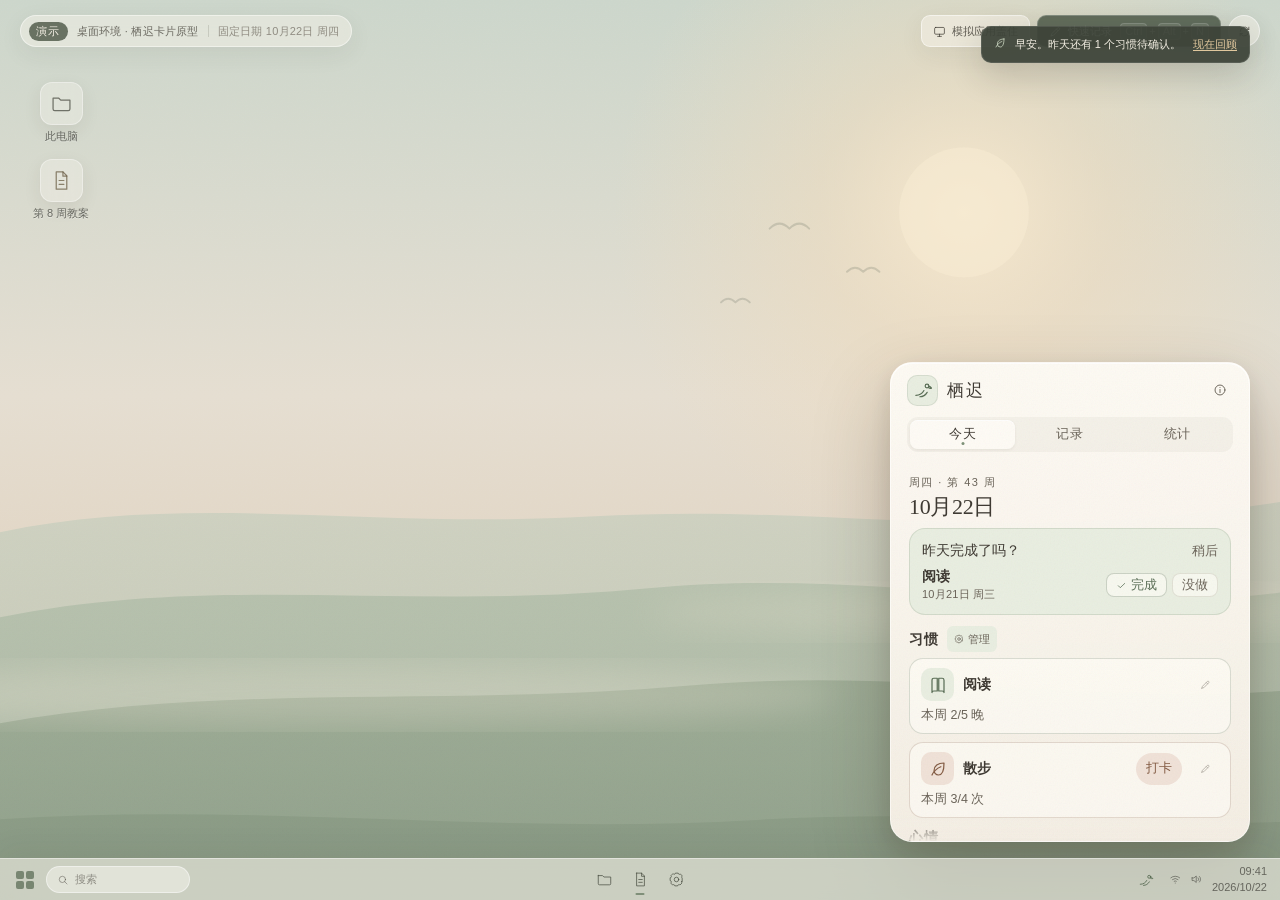
<file: mockup/index.html>
<!doctype html>
<html lang="zh-CN">
<head>
  <meta charset="utf-8">
  <meta name="viewport" content="width=device-width, initial-scale=1">
  <meta name="color-scheme" content="light">
  <title>栖迟 Perch · 桌面卡片交互原型</title>
  <link rel="stylesheet" href="styles.css">
</head>
<body>
  <svg class="icon-sprite" aria-hidden="true" focusable="false">
    <symbol id="i-perch" viewBox="0 0 24 24">
      <path d="M3.4 18.4c4.9 0 7.9-2.2 9.7-5.7"/>
      <path d="M8.2 20.1c3.7 0 6.8-1.9 8.8-5.3"/>
      <circle cx="16.8" cy="7.2" r="2.2"/>
      <path d="M18.7 7.4c1.6.1 2.7 1 3.5 2.4-1.4.4-2.7.1-3.8-.7"/>
      <circle cx="17.5" cy="6.7" r=".28" fill="currentColor" stroke="none"/>
    </symbol>
    <symbol id="i-book" viewBox="0 0 24 24">
      <path d="M4 5.5A2.5 2.5 0 0 1 6.5 3H11v17H6.5A2.5 2.5 0 0 0 4 22V5.5Z"/>
      <path d="M20 5.5A2.5 2.5 0 0 0 17.5 3H13v17h4.5A2.5 2.5 0 0 1 20 22V5.5Z"/>
    </symbol>
    <symbol id="i-chevron-down" viewBox="0 0 24 24"><path d="m6 9 6 6 6-6"/></symbol>
    <symbol id="i-chevron-up" viewBox="0 0 24 24"><path d="m6 15 6-6 6 6"/></symbol>
    <symbol id="i-chevron-right" viewBox="0 0 24 24"><path d="m9 6 6 6-6 6"/></symbol>
    <symbol id="i-x" viewBox="0 0 24 24"><path d="m6 6 12 12M18 6 6 18"/></symbol>
    <symbol id="i-check" viewBox="0 0 24 24"><path d="m5 12.5 4.3 4.3L19 7.5"/></symbol>
    <symbol id="i-pencil" viewBox="0 0 24 24">
      <path d="M4 20l4.3-1L19 8.3a2.1 2.1 0 0 0-3-3L5.3 16 4 20Z"/>
      <path d="m13.7 7.6 3 3"/>
    </symbol>
    <symbol id="i-trash" viewBox="0 0 24 24">
      <path d="M4 7h16M9 7V4.8h6V7M6.8 7l1 13h8.4l1-13M10 11v5.5M14 11v5.5"/>
    </symbol>
    <symbol id="i-archive" viewBox="0 0 24 24">
      <path d="M4 8h16M6 8V5.6A1.6 1.6 0 0 1 7.6 4h8.8A1.6 1.6 0 0 1 18 5.6V8M5.6 8v10.4A1.6 1.6 0 0 0 7.2 20h9.6a1.6 1.6 0 0 0 1.6-1.6V8M10 12h4"/>
    </symbol>
    <symbol id="i-search" viewBox="0 0 24 24">
      <circle cx="10.8" cy="10.8" r="6.3"/><path d="m15.5 15.5 4.5 4.5"/>
    </symbol>
    <symbol id="i-leaf" viewBox="0 0 24 24">
      <path d="M20 4c-8.2 0-13.2 4-13.2 10A5.8 5.8 0 0 0 12.6 20C18.6 20 20 10.9 20 4Z"/>
      <path d="M4 20c2.7-5.8 6.7-9 11.8-11"/>
    </symbol>
    <symbol id="i-monitor" viewBox="0 0 24 24">
      <rect x="3" y="4.5" width="18" height="12.5" rx="2"/><path d="M8.5 21h7M12 17v4"/>
    </symbol>
    <symbol id="i-refresh" viewBox="0 0 24 24">
      <path d="M4.2 11.7a8 8 0 0 1 13.6-5.6L20 8.3"/><path d="M20 4v4.3h-4.3"/>
      <path d="M19.8 12.3a8 8 0 0 1-13.6 5.6L4 15.7"/><path d="M4 20v-4.3h4.3"/>
    </symbol>
    <symbol id="i-export" viewBox="0 0 24 24">
      <path d="M12 3.5v11M7.5 10 12 14.5 16.5 10M5 19.5h14"/>
    </symbol>
    <symbol id="i-folder" viewBox="0 0 24 24">
      <path d="M3.2 6.5h6l2 2h9.6v9.3a1.7 1.7 0 0 1-1.7 1.7H4.9a1.7 1.7 0 0 1-1.7-1.7V6.5Z"/>
    </symbol>
    <symbol id="i-doc" viewBox="0 0 24 24">
      <path d="M6.5 3h7l4 4v14h-11V3Z"/><path d="M13.5 3v4.5h4M9.5 12h5M9.5 16h5"/>
    </symbol>
    <symbol id="i-wifi" viewBox="0 0 24 24">
      <path d="M3.5 9.2a13 13 0 0 1 17 0M6.7 12.5a8.4 8.4 0 0 1 10.6 0M9.9 15.8a3.8 3.8 0 0 1 4.2 0"/>
      <circle cx="12" cy="19" r="1" fill="currentColor" stroke="none"/>
    </symbol>
    <symbol id="i-volume" viewBox="0 0 24 24">
      <path d="M4 9.5h3.5L12 5.8v12.4L7.5 14.5H4V9.5Z"/><path d="M15.5 9.2a4 4 0 0 1 0 5.6M18.2 6.6a7.6 7.6 0 0 1 0 10.8"/>
    </symbol>
    <symbol id="i-gear" viewBox="0 0 24 24">
      <circle cx="12" cy="12" r="3.2"/>
      <path d="M19.4 15a1.7 1.7 0 0 0 .34 1.87l.06.06-2.87 2.87-.06-.06A1.7 1.7 0 0 0 15 19.4a1.7 1.7 0 0 0-1 .6 1.7 1.7 0 0 0-.4 1.1V21h-4v-.1A1.7 1.7 0 0 0 8.5 19.4a1.7 1.7 0 0 0-1.87.34l-.06.06-2.87-2.87.06-.06A1.7 1.7 0 0 0 4.6 15a1.7 1.7 0 0 0-.6-1 1.7 1.7 0 0 0-1.1-.4H3v-4h.1A1.7 1.7 0 0 0 4.6 8.5a1.7 1.7 0 0 0-.34-1.87l-.06-.06 2.87-2.87.06.06A1.7 1.7 0 0 0 9 4.6a1.7 1.7 0 0 0 1-.6 1.7 1.7 0 0 0 .4-1.1V3h4v.1A1.7 1.7 0 0 0 15.5 4.6a1.7 1.7 0 0 0 1.87-.34l.06-.06 2.87 2.87-.06.06A1.7 1.7 0 0 0 19.4 9c.3.28.48.66.52 1.1h.08v4h-.1a1.7 1.7 0 0 0-.5.9Z"/>
    </symbol>
    <symbol id="i-tag" viewBox="0 0 24 24">
      <path d="M4 4h7.2L20 12.8 12.8 20 4 11.2V4Z"/><circle cx="8.3" cy="8.3" r="1.2"/>
    </symbol>
    <symbol id="i-clock" viewBox="0 0 24 24">
      <circle cx="12" cy="12" r="8.5"/><path d="M12 7.5V12l3 2"/>
    </symbol>
    <symbol id="i-chart" viewBox="0 0 24 24">
      <path d="M4 20V10M10 20V4M16 20v-7M22 20H2"/>
    </symbol>
    <symbol id="i-plus" viewBox="0 0 24 24"><path d="M12 5v14M5 12h14"/></symbol>
    <symbol id="i-info" viewBox="0 0 24 24">
      <circle cx="12" cy="12" r="8.5"/><path d="M12 11v5.4"/>
      <circle cx="12" cy="7.7" r=".9" fill="currentColor" stroke="none"/>
    </symbol>
    <symbol id="i-undo" viewBox="0 0 24 24">
      <path d="M9.5 7.5 5 12l4.5 4.5"/><path d="M5 12h8.2a5.2 5.2 0 0 1 5.2 5.2V19"/>
    </symbol>
  </svg>

  <div class="desktop" id="desktop">
    <svg class="wallpaper-art" viewBox="0 0 1600 1000" preserveAspectRatio="xMidYMid slice" aria-hidden="true">
      <defs>
        <linearGradient id="skyGradient" x1="0" y1="0" x2="0" y2="1">
          <stop offset="0" stop-color="#ccd6cb"/>
          <stop offset=".44" stop-color="#e5ded1"/>
          <stop offset="1" stop-color="#dbc6ad"/>
        </linearGradient>
        <radialGradient id="sunGlow" cx="50%" cy="50%" r="50%">
          <stop offset="0" stop-color="#f8ead0" stop-opacity=".95"/>
          <stop offset=".42" stop-color="#f1dcbc" stop-opacity=".5"/>
          <stop offset="1" stop-color="#f1dcbc" stop-opacity="0"/>
        </radialGradient>
        <linearGradient id="farRidge" x1="0" y1="0" x2="0" y2="1">
          <stop offset="0" stop-color="#c6cebd"/><stop offset="1" stop-color="#b9c3b4"/>
        </linearGradient>
        <linearGradient id="midRidge" x1="0" y1="0" x2="0" y2="1">
          <stop offset="0" stop-color="#adbba6"/><stop offset="1" stop-color="#a2b09d"/>
        </linearGradient>
        <linearGradient id="nearRidge" x1="0" y1="0" x2="0" y2="1">
          <stop offset="0" stop-color="#8fa088"/><stop offset="1" stop-color="#7d907a"/>
        </linearGradient>
        <filter id="softMist"><feGaussianBlur stdDeviation="18"/></filter>
      </defs>
      <rect width="1600" height="1000" fill="url(#skyGradient)"/>
      <circle cx="1160" cy="236" r="390" fill="url(#sunGlow)"/>
      <circle cx="1160" cy="236" r="72" fill="#f7ead2" opacity=".68"/>
      <g fill="none" stroke="#5f675b" stroke-width="2.2" stroke-linecap="round" opacity=".23">
        <path d="M944 254q11-11 22 0M966 254q11-11 22 0"/>
        <path d="M1030 302q9-9 18 0M1048 302q9-9 18 0"/>
        <path d="M890 336q8-8 16 0M906 336q8-8 16 0"/>
      </g>
      <path d="M0 616C240 534 466 590 744 574c300-17 470 44 856-32v458H0Z" fill="url(#farRidge)" opacity=".72"/>
      <path d="M0 708c277-82 512-26 806-54 289-28 524 52 794-12v358H0Z" fill="url(#midRidge)" opacity=".72"/>
      <path d="M0 822c290-70 548-34 852-60 276-24 496 34 748-4v242H0Z" fill="url(#nearRidge)" opacity=".62"/>
      <ellipse cx="460" cy="772" rx="560" ry="34" fill="#f6ecdc" opacity=".24" filter="url(#softMist)"/>
      <ellipse cx="1270" cy="680" rx="460" ry="28" fill="#f4e8d5" opacity=".2" filter="url(#softMist)"/>
      <path d="M0 918c318-35 610 12 930-7 234-14 452 14 670-2v91H0Z" fill="#6f826e" opacity=".26"/>
    </svg>
    <div class="wallpaper-grain" aria-hidden="true"></div>

    <header class="demo-bar">
      <div class="demo-ident">
        <span class="demo-badge">演示</span>
        <span class="demo-title">桌面环境 · 栖迟卡片原型</span>
        <span class="demo-sep" aria-hidden="true"></span>
        <span class="demo-date">固定日期 10月22日 周四</span>
      </div>
      <div class="demo-actions">
        <button class="demo-btn" id="appToggle" type="button" aria-pressed="false" title="打开一个普通应用窗口，观察卡片被正常盖住">
          <svg class="icon"><use href="#i-monitor"/></svg>
          <span id="appToggleText">模拟应用盖住</span>
        </button>
        <button class="demo-btn demo-btn-primary" id="quickToggle" type="button" title="打开快速记录（Ctrl+Alt+N）">
          <svg class="icon"><use href="#i-pencil"/></svg>
          <span>快速记录</span>
          <span class="shortcut"><kbd>Ctrl</kbd><span>+</span><kbd>Alt</kbd><span>+</span><kbd>N</kbd></span>
        </button>
        <button class="demo-round" id="resetDemo" type="button" title="重置演示：位置、折叠状态与临时修改" aria-label="重置演示">
          <svg class="icon"><use href="#i-refresh"/></svg>
        </button>
      </div>
    </header>

    <div class="desktop-icons" aria-label="桌面图标">
      <div class="desk-icon" aria-hidden="true">
        <span class="desk-glyph desk-glyph-folder"><svg class="icon"><use href="#i-folder"/></svg></span>
        <span>此电脑</span>
      </div>
      <button class="desk-icon desk-app-icon" id="deskApp" type="button" title="打开教案窗口，观察卡片被盖住">
        <span class="desk-glyph desk-glyph-doc"><svg class="icon"><use href="#i-doc"/></svg></span>
        <span>第 8 周教案</span>
      </button>
    </div>

    <main class="card" id="card" data-view="today" aria-label="栖迟桌面卡片">
      <section class="card-head" id="cardHead">
        <button class="brand" id="brandToggle" type="button" title="折叠卡片" aria-label="折叠卡片">
          <span class="brand-mark"><svg class="icon"><use href="#i-perch"/></svg></span>
          <span class="brand-cn">栖迟</span>
        </button>
        <div class="head-actions">
          <button class="icon-btn" id="aboutBtn" type="button" title="关于栖迟" aria-label="关于栖迟">
            <svg class="icon"><use href="#i-info"/></svg>
          </button>
        </div>
      </section>

      <section class="mini-shell" id="miniBar" hidden aria-label="折叠的栖迟卡片">
        <div class="mini-bar" id="miniBarHead">
          <button class="mini-main" id="miniExpand" type="button" title="展开卡片" aria-label="展开卡片">
            <span class="mini-mark"><svg class="icon"><use href="#i-perch"/></svg></span>
            <span class="mini-text">
              <span class="mini-date" id="miniDate">10月22日 · 周四</span>
              <span class="mini-status" id="miniStatus">2 件待确认</span>
            </span>
          </button>
          <button class="icon-btn mini-quick" id="miniQuick" type="button" title="快速记录" aria-label="快速记录">
            <svg class="icon"><use href="#i-pencil"/></svg>
          </button>
          <button class="icon-btn" id="miniFold" type="button" title="收起长条" aria-label="收起长条">
            <svg class="icon"><use href="#i-chevron-up"/></svg>
          </button>
        </div>
          <div class="strip" id="strip"></div>
      </section>

      <nav class="tabs" id="tabs" role="tablist" aria-label="栖迟视图">
        <button class="tab is-active" id="tabToday" role="tab" type="button" data-view="today" aria-selected="true" aria-controls="viewToday">今天</button>
        <button class="tab" id="tabRecords" role="tab" type="button" data-view="records" aria-selected="false" aria-controls="viewRecords">记录</button>
        <button class="tab" id="tabStats" role="tab" type="button" data-view="stats" aria-selected="false" aria-controls="viewStats">统计</button>
      </nav>

      <div class="card-body">
        <section class="view view-today" id="viewToday" role="tabpanel" aria-labelledby="tabToday">
          <div class="scroll today-scroll" id="todayScroll">
            <header class="date-block">
              <p class="date-eyebrow" id="dateEyebrow">周四 · 第 43 周</p>
              <h1 class="date-title" id="dateTitle">10月22日</h1>
            </header>

            <section class="today-section review-zone" id="reviewZone" aria-live="polite"></section>

            <section class="today-section">
              <div class="section-head">
                <h2>习惯</h2>
                <button class="section-action" id="manageHabits" type="button">
                  <svg class="icon"><use href="#i-gear"/></svg><span>管理</span>
                </button>
              </div>
              <div id="todayHabit"></div>
            </section>

            <section class="today-section">
              <div class="section-head">
                <h2>心情</h2>
              </div>
              <div class="mood-scale" id="moodScale">
                <div class="mood-scale-head">
                  <span class="mood-face-lg" id="moodFace"></span>
                  <div class="mood-readout">
                    <span class="mood-name" id="moodName">今天还没记</span>
                    <span class="mood-value" id="moodValue">—</span>
                  </div>
                </div>
                <div class="mood-slider-wrap">
                  <input type="range" id="moodSlider" min="0" max="100" step="1" value="50" aria-label="今天的心情，0 到 100 百分比">
                </div>
              </div>
            </section>

            <section class="today-section">
              <div class="section-head">
                <h2>碎碎念</h2>
              </div>
              <div class="compose" id="inlineCompose">
                <textarea id="inlineInput" rows="2" placeholder="写下一句，今天的、刚才的，都可以。"></textarea>
                <div class="compose-foot">
                  <div class="tag-preview" id="inlineTagPreview" aria-live="polite"></div>
                  <button class="soft-btn" id="inlineSave" type="button" disabled>记下</button>
                </div>
              </div>
            </section>

            <section class="today-section today-notes-section">
              <div class="section-head">
                <h2>记录</h2>
                <span class="section-note" id="todayCount">0 条</span>
                <button class="section-action" id="goRecords" type="button"><span>全部</span></button>
              </div>
              <div class="today-notes" id="todayNotes"></div>
            </section>
          </div>
        </section>

        <section class="view view-records" id="viewRecords" role="tabpanel" aria-labelledby="tabRecords" hidden>
          <div class="records-toolbar">
            <div class="records-search-row">
              <label class="search-box">
                <svg class="icon"><use href="#i-search"/></svg>
                <input id="recordSearch" type="search" placeholder="搜索记录或 #标签" autocomplete="off" aria-label="搜索记录">
              </label>
              <button class="primary-btn" id="recordsQuick" type="button" title="打开快速记录（Ctrl+Alt+N）">记一条</button>
            </div>
            <div class="tag-filter" id="tagFilter" role="group" aria-label="按标签筛选"></div>
            <div class="records-meta" id="recordsMeta">
              <span id="resultCount">全部记录</span>
              <button class="text-btn" id="clearFilters" type="button" hidden>清除筛选</button>
            </div>
          </div>
          <div class="scroll records-scroll" id="recordsScroll">
            <div class="record-list" id="recordList"></div>
          </div>
        </section>

        <section class="view view-stats" id="viewStats" role="tabpanel" aria-labelledby="tabStats" hidden>
          <div class="scroll stats-scroll" id="statsScroll">
            <div class="stats-controls">
              <div class="habit-scope" id="habitScope" role="group" aria-label="统计的习惯范围"></div>
              <div class="range-tabs" id="rangeTabs" role="group" aria-label="统计时间范围">
                <button type="button" class="range-tab" data-range="7">7 天</button>
                <button type="button" class="range-tab" data-range="30">30 天</button>
                <button type="button" class="range-tab is-active" data-range="90">90 天</button>
                <button type="button" class="range-tab" data-range="month">本月</button>
                <button type="button" class="range-tab" data-range="lastMonth">上月</button>
                <button type="button" class="range-tab" data-range="custom">自定义</button>
              </div>
              <div class="range-meta">
                <span class="range-caption" id="rangeCaption">7月25日 – 10月22日 · 90 天</span>
                <label class="switch-label" id="proControl" for="proToggle">
                  <span>专业视图</span>
                  <input id="proToggle" type="checkbox">
                  <span class="switch" aria-hidden="true"><span class="switch-knob"></span></span>
                </label>
              </div>
              <div class="custom-range" id="customRange" hidden>
                <label><span>从</span><input type="date" id="rangeStart" min="2026-07-01" max="2026-10-22" value="2026-09-01"></label>
                <span class="range-dash">–</span>
                <label><span>到</span><input type="date" id="rangeEnd" min="2026-07-01" max="2026-10-22" value="2026-10-22"></label>
                <button class="mini-btn" id="applyRange" type="button">应用</button>
                <p class="range-error" id="rangeError" aria-live="polite"></p>
              </div>
            </div>
            <div id="statsBody">
              <section class="panel hero-panel" id="habitSummary"></section>
              <section class="panel pro-panel" id="proPanel" hidden></section>
              <section class="panel" id="heatmapPanel"></section>
              <section class="panel" id="volumePanel"></section>
              <section class="panel" id="moodPanel"></section>
              <section class="panel" id="tagsPanel"></section>
              <section class="panel week-review-panel" id="weekReviewPanel"></section>
            </div>
          </div>
        </section>
        <span class="scroll-fade" aria-hidden="true"></span>
      </div>
    </main>

    <section class="app-window" id="appWindow" hidden aria-label="模拟的其他应用窗口">
      <header class="app-titlebar">
        <span class="app-title-icon"><svg class="icon"><use href="#i-doc"/></svg></span>
        <span class="app-title">第 8 周教案 · 认识钟面.docx</span>
        <div class="window-controls">
          <span class="win-ctrl" aria-hidden="true">–</span>
          <span class="win-ctrl" aria-hidden="true">□</span>
          <button class="win-close" id="closeApp" type="button" aria-label="关闭示例应用">×</button>
        </div>
      </header>
      <div class="app-document">
        <div class="doc-page">
          <p class="doc-kicker">生活数学 · 培智四年级</p>
          <h2>认识钟面（整点）</h2>
          <p class="doc-meta">第 8 周 · 周四 · 40 分钟</p>
          <div class="doc-rule"></div>
          <div class="doc-grid">
            <div>
              <h3>教学目标</h3>
              <ol>
                <li>能在钟面上指出时针和分针。</li>
                <li>能配对三个整点时刻。</li>
                <li>在提示卡支持下完成 3 次独立配对。</li>
              </ol>
              <h3>支持策略</h3>
              <p>先示范、再共同完成、最后独立完成；使用视觉提示卡与计时器，提示逐步撤除。</p>
            </div>
            <div class="clock-card" aria-hidden="true">
              <svg viewBox="0 0 120 120">
                <circle cx="60" cy="60" r="48" fill="#fbf7ee" stroke="#a2ad9a" stroke-width="3"/>
                <circle cx="60" cy="60" r="3.5" fill="#596455"/>
                <path d="M60 60V30" stroke="#596455" stroke-width="4" stroke-linecap="round"/>
                <path d="M60 60l20 10" stroke="#b38c5e" stroke-width="4" stroke-linecap="round"/>
                <g fill="#596455" font-size="9" text-anchor="middle" font-family="Segoe UI, sans-serif">
                  <text x="60" y="25">12</text><text x="60" y="101">6</text><text x="23" y="63">9</text><text x="97" y="63">3</text>
                </g>
              </svg>
            </div>
          </div>
          <h3>活动流程</h3>
          <div class="doc-steps">
            <p><span>01</span> 看一看：观察钟面，指认时针与分针。</p>
            <p><span>02</span> 配一配：把三个整点卡片放到对应钟面旁。</p>
            <p><span>03</span> 说一说：用“现在是几点”完整表达一次。</p>
            <p><span>04</span> 收一收：把教具放回盒子，明天继续。</p>
          </div>
          <p class="doc-saved">已保存 · 09:37</p>
        </div>
      </div>
    </section>

    <footer class="taskbar" aria-label="模拟 Windows 任务栏">
      <div class="tb-left">
        <span class="start-mark" aria-hidden="true"><i></i><i></i><i></i><i></i></span>
        <span class="tb-search" aria-hidden="true"><svg class="icon"><use href="#i-search"/></svg><span>搜索</span></span>
      </div>
      <div class="tb-center" aria-hidden="true">
        <span class="tb-app"><svg class="icon"><use href="#i-folder"/></svg></span>
        <span class="tb-app tb-app-active"><svg class="icon"><use href="#i-doc"/></svg></span>
        <span class="tb-app"><svg class="icon"><use href="#i-gear"/></svg></span>
      </div>
      <div class="tb-right">
        <button class="tray-perch" id="trayPerch" type="button" aria-pressed="true" title="栖迟：显示 / 隐藏卡片">
          <svg class="icon"><use href="#i-perch"/></svg>
        </button>
        <span class="tray-icon" aria-hidden="true"><svg class="icon"><use href="#i-wifi"/></svg></span>
        <span class="tray-icon" aria-hidden="true"><svg class="icon"><use href="#i-volume"/></svg></span>
        <span class="tb-clock"><span>09:41</span><span>2026/10/22</span></span>
      </div>
    </footer>

    <div class="modal-layer" id="quickLayer" hidden>
      <div class="modal-scrim" data-close-quick></div>
      <section class="quick-window" role="dialog" aria-modal="true" aria-labelledby="quickTitle">
        <header class="quick-head">
          <div>
            <span class="topmost-mark"><span></span>临时置顶</span>
            <h2 id="quickTitle">快速记录</h2>
          </div>
          <button class="icon-btn" type="button" data-close-quick aria-label="关闭快速记录">
            <svg class="icon"><use href="#i-x"/></svg>
          </button>
        </header>
        <textarea id="quickInput" rows="4" placeholder="写下一句。可以带上 #标签，也可以什么都不想。"></textarea>
        <div class="quick-preview" id="quickPreview"></div>
        <footer class="quick-foot">
          <span class="key-hint"><kbd>Enter</kbd> 保存 · <kbd>Shift</kbd> + <kbd>Enter</kbd> 换行 · <kbd>Esc</kbd> 关闭</span>
          <button class="primary-btn" id="quickSave" type="button" disabled>记下</button>
        </footer>
      </section>
    </div>

    <div class="modal-layer" id="editLayer" hidden>
      <div class="modal-scrim" data-close-edit></div>
      <section class="edit-window" role="dialog" aria-modal="true" aria-labelledby="editTitle">
        <header class="quick-head">
          <div>
            <span class="modal-kicker">保留原来的时间</span>
            <h2 id="editTitle">编辑记录</h2>
          </div>
          <button class="icon-btn" type="button" data-close-edit aria-label="关闭编辑">
            <svg class="icon"><use href="#i-x"/></svg>
          </button>
        </header>
        <p class="edit-meta" id="editMeta"></p>
        <textarea id="editInput" rows="6"></textarea>
        <footer class="edit-foot">
          <button class="ghost-btn" type="button" data-close-edit>取消</button>
          <button class="primary-btn" id="editSave" type="button">保存</button>
        </footer>
      </section>
    </div>

    <div class="modal-layer" id="habitLayer" hidden>
      <div class="modal-scrim" data-close-habits></div>
      <section class="habit-window" role="dialog" aria-modal="true" aria-labelledby="habitTitle">
        <header class="quick-head">
          <div>
            <span class="modal-kicker">习惯</span>
            <h2 id="habitTitle">管理习惯</h2>
          </div>
          <button class="icon-btn" type="button" data-close-habits aria-label="关闭习惯管理">
            <svg class="icon"><use href="#i-x"/></svg>
          </button>
        </header>
        <div class="habit-manager" id="habitManager"></div>
      </section>
    </div>

    <div class="modal-layer" id="aboutLayer" hidden>
      <div class="modal-scrim" data-close-about></div>
      <section class="about-window" role="dialog" aria-modal="true" aria-labelledby="aboutTitle">
        <header class="about-head">
          <div class="about-brand">
            <span class="brand-mark"><svg class="icon"><use href="#i-perch"/></svg></span>
            <div>
              <span class="modal-kicker">关于</span>
              <h2 id="aboutTitle">栖迟 Perch</h2>
            </div>
          </div>
          <button class="icon-btn" type="button" data-close-about aria-label="关闭关于栖迟">
            <svg class="icon"><use href="#i-x"/></svg>
          </button>
        </header>
        <div class="about-scroll" id="aboutScroll">
          <p class="about-lede">一张留在桌面上的记录卡。习惯、心情、碎碎念和回顾都在这里；不催促，也不评判。</p>

          <section class="about-section" id="about-record">
            <h3>记录与确认</h3>
            <p>一天从 04:00 开始。04:00 前写下的记录和确认，归入前一天。</p>
            <p>阅读这类习惯在次日早晨确认，避免晚上提前替自己下结论。确认前保持「未确认」，不计为失败，也不补零。</p>
            <p>也可以把习惯设为当天确认，适合散步、伸展这类当下就能知道结果的事。修改一条记录会保留原来的日期和时间。</p>
          </section>

          <section class="about-section" id="about-habits">
            <h3>习惯与目标</h3>
            <p>在「习惯」区块右侧的「管理」里可以新增或修改习惯。名称、一句定义、单位、确认时机、每周目标和 if–then 都可以改。</p>
            <p>每周目标填 0 表示只记录、不设目标。目标修改从下一个周一起生效，过去几周的目标和完成率不会被重写。所有目标都可以按自己的情况调整，没有连续打卡要求，也没有惩罚色。</p>
            <p>if–then 是给自己的启动线索，例如「如果洗完澡，就把书放到枕边」。</p>
            <p>不想记了有两个出口，都在「管理」里。<strong>移除</strong>只需要一次确认，之后这个习惯和它的打卡记录从所有地方消失，统计也不再显示，无法恢复。<strong>归档</strong>把它放进列表下方的归档区：今天页和习惯范围里不再出现，也不能再补记历史，但每一行都有一个「统计」开关，决定它的历史数据是否继续参与统计，默认打开。归档可以随时恢复。</p>
          </section>

          <section class="about-section" id="about-mood">
            <h3>心情</h3>
            <p>每天一次，0–100 的滑杆。松手后自动记下，可以随时重拉覆盖。五个区间只是给感受一个名字，不改变你选的数值：</p>
            <div class="about-bands">
              <span><i style="background:var(--mood-1)"></i>0–19 很低落</span>
              <span><i style="background:var(--mood-2)"></i>20–39 有点低</span>
              <span><i style="background:var(--mood-3)"></i>40–59 一般</span>
              <span><i style="background:var(--mood-4)"></i>60–79 不错</span>
              <span><i style="background:var(--mood-5)"></i>80–100 很好</span>
            </div>
            <p>心情是自我报告，没有标准答案；它不会反过来评价习惯完成得好不好。</p>
          </section>

          <section class="about-section" id="about-stats">
            <h3>统计口径</h3>
            <p>完成率 = 完成 ÷（完成 + 没做 + 未确认）。未确认的日子留在分母里，所以「确认」不只是为了好看，它会实实在在抬升完成率。分母只算到昨天为止，今天和还没到的日子不参与。</p>
            <p>热力图一格一天：当天该做的都完成了最深，完成一部分居中，一件都没完成最浅。只有描边、没有填充的是「还没确认」——那天已经过去了，但你还没说做没做。没到的日子和习惯还没开始的日子留空。选「全部习惯」时按当天所有习惯合起来算，选单个习惯时只看它自己。下方每个习惯单独一行，一格一周。记录量柱高只表示写下的条数，写得少不等于做得少。</p>
            <p>完成日与没做日的心情对比，只在两组各至少 4 天时显示；它是描述性的，不代表因果。次日确认的习惯，不把今天算作未确认。</p>
          </section>

          <section class="about-section" id="about-markers">
            <h3>标记与分段对比</h3>
            <p>专业视图里的竖线是「标记」：你主动记下“从这天起我改了什么”，比如换回纸质书、把阅读挪到早上。系统不会自动划段，也不猜你在哪个阶段。</p>
            <p>标记把时间轴切成几段，各段只算周完成率的平均值，放在一起比较。它回答“这次改动之后有没有不一样”，不回答“为什么”。</p>
            <p>只有你确实做过一次有意识的调整时才值得加标记。没有标记，这里就是一条连续的线，那同样是有效信息。</p>
            <p>分段只对单个习惯开放：习惯范围选「全部」时开关会变灰。把几个习惯混在一起，「改了做法」到底改的是哪个就说不清了。</p>
            <p>本演示中，阅读有两条标记（8/3 改成洗完澡就读、10/6 换回纸质书），散步有一条（9/14 晚饭后立刻换鞋）。</p>
          </section>

          <section class="about-section" id="about-review">
            <h3>每周回顾</h3>
            <p>每周回顾在统计页底部，按固定规则组合当周数据，不调用 AI，也不做推断。它可以导出为 Markdown，内容只包括完成、目标差距、记录量、标签和心情，不给出诊断或建议。</p>
          </section>

          <section class="about-section" id="about-sync">
            <h3>同步与隐私</h3>
            <p>同步目标为坚果云 WebDAV，内容以明文保存，这是有意选择的「简单优先」。栖迟不做客户端加密，也不会在界面或文档里声称加密。</p>
            <p>坚果云应用专用密码只保存在本机：Windows 使用 DPAPI，Android 使用 Keystore，且不会同步到云端。同步采用本地优先，没有网络时照常记录，恢复连接后再合并；冲突会保留副本。</p>
          </section>

          <section class="about-section" id="about-quick">
            <h3>桌面层与快速记录</h3>
            <p>卡片贴在桌面层，不是永久置顶；普通应用会正常盖住它，点托盘图标可以临时提到前台。Ctrl+Alt+N 打开快速记录，Enter 保存，Shift+Enter 换行，Esc 关闭。</p>
            <p>折叠后只剩顶部一条日期栏，下面垂着竖向长条：待确认的习惯直接在长条里点掉，打过卡的那一行会裁成一窄条，留「已打卡」和撤销。</p>
            <p>折叠和展开点的是同一个地方：顶栏的图标和它旁边的文字整块可点，点一下折叠；折叠后点日期栏上那一块再展开。折叠态右上角的按钮只负责收起或展开下面的长条，不参与折叠。顶栏其余空白处按住即可拖动卡片，挪过 4 像素以上才算拖动，不会误触。</p>
          </section>

          <section class="about-section" id="about-demo">
            <h3>演示说明</h3>
            <p>这是交互原型，固定演示日期为 2026 年 10 月 22 日（周四），业务数据是内置假数据，刷新会重置；窗口位置、折叠状态和开机自启选项使用 localStorage 记忆。未接入真实托盘、系统通知、Windows 桌面层、同步或 AI。正式实现以 DESIGN.md 与后续 ADR 为准。</p>
          </section>
        </div>
        <footer class="about-foot">栖迟 Perch · 交互原型 v0.4 · 2026-10-27</footer>
      </section>
    </div>

    <div class="toast-region" id="toastRegion" aria-live="polite"></div>
  </div>

  <script src="app.js"></script>
</body>
</html>
</file>
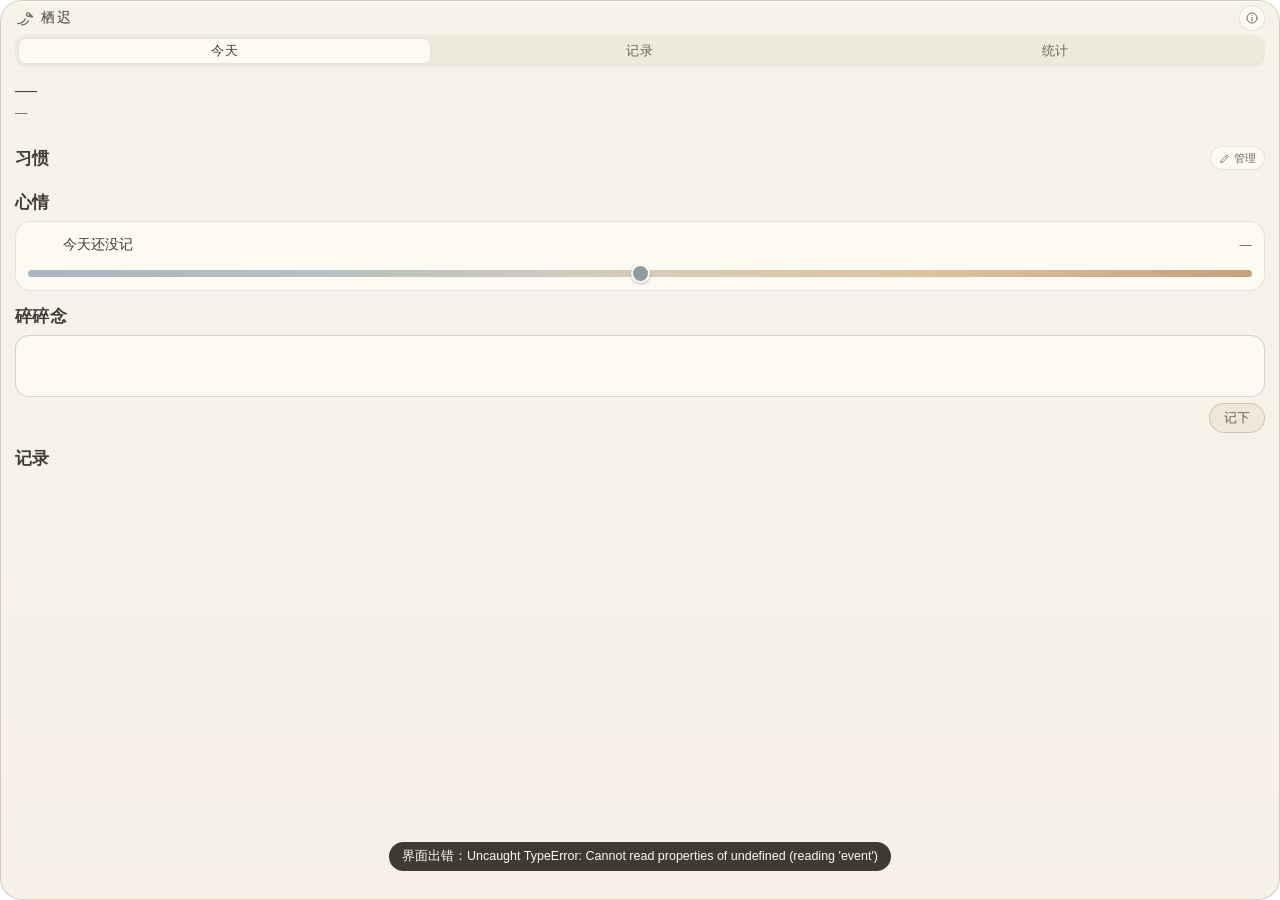
<file: src/index.html>
<!DOCTYPE html>
<html lang="zh-Hans-CN">
<head>
<meta charset="utf-8">
<meta name="viewport" content="width=device-width, initial-scale=1">
<title>栖迟</title>
<link rel="stylesheet" href="styles.css">
</head>
<body>
<svg class="sprite" aria-hidden="true" focusable="false">
  <symbol id="i-perch" viewBox="0 0 24 24">
    <path d="M3.4 18.4c4.9 0 7.9-2.2 9.7-5.7"/>
    <path d="M8.2 20.1c3.7 0 6.8-1.9 8.8-5.3"/>
    <circle cx="16.8" cy="7.2" r="2.2"/>
    <path d="M18.7 7.4c1.6.1 2.7 1 3.5 2.4-1.4.4-2.7.1-3.8-.7"/>
    <circle cx="17.5" cy="6.7" r=".28" fill="currentColor" stroke="none"/>
  </symbol>
  <symbol id="i-book" viewBox="0 0 24 24">
    <path d="M4 5.5A2.5 2.5 0 0 1 6.5 3H11v17H6.5A2.5 2.5 0 0 0 4 22V5.5Z"/>
    <path d="M20 5.5A2.5 2.5 0 0 0 17.5 3H13v17h4.5A2.5 2.5 0 0 1 20 22V5.5Z"/>
  </symbol>
  <symbol id="i-walk" viewBox="0 0 24 24">
    <circle cx="13.6" cy="4.6" r="2"/>
    <path d="M13.9 8.2c-1.9.7-2.6 2.4-2.7 4.3l-.5 4.4"/>
    <path d="M11.4 10.4 8 12.6l-1.4 3.4"/>
    <path d="m14 12.8 2.6 2.2.9 4.6"/>
  </symbol>
  <symbol id="i-moon" viewBox="0 0 24 24">
    <path d="M15.6 3.4a8.6 8.6 0 1 0 5 11.2A9 9 0 0 1 15.6 3.4Z"/>
  </symbol>
  <symbol id="i-sprout" viewBox="0 0 24 24">
    <path d="M20 4c-8.2 0-13.2 4-13.2 10A5.8 5.8 0 0 0 12.6 20C18.6 20 20 10.9 20 4Z"/>
    <path d="M4 20c2.7-5.8 6.7-9 11.8-11"/>
  </symbol>
  <symbol id="i-plus" viewBox="0 0 24 24"><path d="M12 5v14M5 12h14"/></symbol>
  <symbol id="i-x" viewBox="0 0 24 24"><path d="m6 6 12 12M18 6 6 18"/></symbol>
  <symbol id="i-check" viewBox="0 0 24 24"><path d="m5 12.5 4.3 4.3L19 7.5"/></symbol>
  <symbol id="i-clock" viewBox="0 0 24 24">
    <circle cx="12" cy="12" r="8.5"/><path d="M12 7.5V12l3 2"/>
  </symbol>
  <symbol id="i-search" viewBox="0 0 24 24">
    <circle cx="10.6" cy="10.6" r="6.1"/><path d="m15.2 15.2 4.3 4.3"/>
  </symbol>
  <symbol id="i-edit" viewBox="0 0 24 24">
    <path d="M4.4 19.8h3.9L19 9.1a2.4 2.4 0 0 0-3.4-3.4L4.9 16.4v3.4Z"/>
    <path d="M14.4 6.9 17.1 9.6"/>
  </symbol>
  <symbol id="i-archive" viewBox="0 0 24 24">
    <path d="M3.8 6.4h16.4v3.1H3.8z"/>
    <path d="M5.4 9.5v8a1.5 1.5 0 0 0 1.5 1.5h10.2a1.5 1.5 0 0 0 1.5-1.5v-8"/>
    <path d="M10 12.9h4"/>
  </symbol>
  <symbol id="i-trash" viewBox="0 0 24 24">
    <path d="M4.7 6.6h14.6"/>
    <path d="M9.5 6.6V4.9a1.2 1.2 0 0 1 1.2-1.2h2.6a1.2 1.2 0 0 1 1.2 1.2v1.7"/>
    <path d="M6.5 6.6l.8 12.2a1.5 1.5 0 0 0 1.5 1.4h6.4a1.5 1.5 0 0 0 1.5-1.4l.8-12.2"/>
  </symbol>
  <symbol id="i-restore" viewBox="0 0 24 24">
    <path d="M19.4 12a7.4 7.4 0 1 1-2.2-5.3"/>
    <path d="M19.6 4.2v4.4h-4.4"/>
  </symbol>
  <symbol id="i-chevron" viewBox="0 0 24 24"><path d="m6.5 14.5 5.5-5.5 5.5 5.5"/></symbol>
  <symbol id="i-info" viewBox="0 0 24 24">
    <circle cx="12" cy="12" r="8.6"/>
    <path d="M12 11v5.6"/>
    <circle cx="12" cy="7.9" r=".95" fill="currentColor" stroke="none"/>
  </symbol>
</svg>

<main class="card" id="card">
  <section class="card-head" id="cardHead">
    <button class="brand" id="collapseBtn" type="button" aria-label="折叠卡片">
      <span class="brand-mark"><svg class="icon"><use href="#i-perch"/></svg></span>
      <span class="brand-cn">栖迟</span>
    </button>
    <!-- 说明的唯一入口（§2.10）：主界面不放解释，长句全收在这面板里。 -->
    <button class="icon-btn head-about" id="aboutBtn" type="button" aria-label="关于栖迟" title="关于栖迟">
      <svg class="icon"><use href="#i-info"/></svg>
    </button>
  </section>

  <!-- 折叠态（§2.8）：横向日期栏 + 其下垂挂的竖向长条，整块替代上面的标签与内容区。 -->
  <section class="strip" id="strip" hidden>
    <header class="strip-bar" id="stripBar">
      <button class="strip-date" id="expandBtn" type="button" aria-label="展开卡片">
        <span class="brand-mark"><svg class="icon"><use href="#i-perch"/></svg></span>
        <span class="strip-day" id="stripDay">—</span>
        <span class="strip-week" id="stripWeek"></span>
        <span class="strip-count" id="stripCount" hidden></span>
      </button>
      <button class="icon-btn strip-quick" id="stripQuick" type="button" aria-label="快速记录" title="快速记录（Ctrl+Alt+N）">
        <svg class="icon"><use href="#i-edit"/></svg>
      </button>
      <button class="icon-btn strip-fold" id="stripFold" type="button" aria-label="收起长条">
        <svg class="icon"><use href="#i-chevron"/></svg>
      </button>
    </header>
    <div class="strip-rows" id="stripRows"></div>
  </section>

  <nav class="tabs" id="tabs" role="tablist" aria-label="栖迟视图">
    <button class="tab is-on" id="tabToday" type="button" role="tab"
            aria-selected="true" data-view="today">今天</button>
    <button class="tab" id="tabRecords" type="button" role="tab"
            aria-selected="false" data-view="records">记录</button>
    <button class="tab" id="tabStats" type="button" role="tab"
            aria-selected="false" data-view="stats">统计</button>
  </nav>

  <p class="banner" id="storageBanner" hidden>
    <span id="storageBannerText"></span>
    <button class="text-btn banner-restore" id="bannerRestore" type="button">从备份恢复…</button>
  </p>

  <div class="scroller" id="scroller">
    <header class="date-block">
      <h1 class="date-title" id="dateTitle">—</h1>
      <p class="date-eyebrow" id="weekLine">—</p>
    </header>


    <section class="zone review" id="reviewZone" hidden aria-live="polite"></section>

    <section class="zone">
      <div class="zone-head">
        <h2>习惯</h2>
        <button class="zone-action" id="openManage" type="button">
          <svg class="icon"><use href="#i-edit"/></svg><span>管理</span>
        </button>
      </div>
      <div class="habit-list" id="habitList"></div>
    </section>

    <section class="zone">
      <div class="zone-head"><h2>心情</h2></div>
      <div class="mood" id="moodBox">
        <div class="mood-head">
          <span class="mood-face is-unset" id="moodFace"></span>
          <span class="mood-name" id="moodName">今天还没记</span>
          <span class="mood-value" id="moodValue">—</span>
        </div>
        <input type="range" id="moodSlider" min="0" max="100" step="1" value="50"
               aria-label="今天的心情，0 到 100 百分比">
      </div>
    </section>

    <section class="zone compose">
      <div class="zone-head"><h2>碎碎念</h2></div>
      <textarea id="noteInput" rows="2" aria-label="碎碎念"></textarea>
      <div class="compose-foot">
        <span class="tag-preview" id="tagPreview" aria-live="polite"></span>
        <button class="save" id="noteSave" type="button" disabled>记下</button>
      </div>
    </section>

    <section class="zone">
      <div class="zone-head">
        <h2>记录</h2>
        <span class="zone-note" id="noteCount"></span>
      </div>
      <div class="note-list" id="noteList"></div>
    </section>
  </div>

  <div class="view" id="viewRecords" hidden>
    <div class="rec-tools">
      <div class="rec-search-row">
        <label class="search-box">
          <svg class="icon"><use href="#i-search"/></svg>
          <input id="recSearch" type="search" placeholder="搜索记录或 #标签"
                 autocomplete="off" aria-label="搜索记录">
        </label>
        <button class="save" id="recAdd" type="button">记一条</button>
      </div>
      <div class="tag-row" id="tagRow" role="group" aria-label="按标签筛选"></div>
      <div class="rec-meta">
        <span id="recCount"></span>
        <button class="text-btn" id="recClear" type="button" hidden>清除筛选</button>
        <button class="text-btn rec-export" id="recExport" type="button">导出</button>
      </div>
    </div>

    <div class="rec-undo" id="recUndo" hidden>
      <span>已移除这条记录。</span>
      <button class="text-btn" id="recUndoBtn" type="button">撤销</button>
    </div>

    <div class="scroller" id="recScroll">
      <div class="rec-list" id="recList"></div>
    </div>
  </div>

  <div class="view" id="viewStats" hidden>
    <div class="stat-tools">
      <div class="scope-row" id="statScope" role="group" aria-label="统计的习惯范围"></div>
      <div class="range-row" id="statRange" role="group" aria-label="统计时间范围">
        <button class="range-btn" type="button" data-range="7">7 天</button>
        <button class="range-btn" type="button" data-range="30">30 天</button>
        <button class="range-btn" type="button" data-range="90">90 天</button>
        <button class="range-btn" type="button" data-range="month">本月</button>
        <button class="range-btn" type="button" data-range="lastMonth">上月</button>
        <button class="range-btn" type="button" data-range="custom">自定义</button>
      </div>
      <p class="range-caption" id="statCaption">—</p>
      <div class="custom-row" id="statCustom" hidden>
        <label class="date-field"><span>从</span><input id="statFrom" type="date" aria-label="起始日期"></label>
        <span class="date-dash">–</span>
        <label class="date-field"><span>到</span><input id="statTo" type="date" aria-label="结束日期"></label>
        <button class="save stat-apply" id="statApply" type="button">应用</button>
      </div>
      <p class="stat-error" id="statError" hidden aria-live="polite"></p>
    </div>

    <div class="scroller" id="statScroll">
      <div id="statBody"></div>
    </div>
  </div>

  <div class="fade" aria-hidden="true"></div>

  <div class="sheet" id="panel" hidden>
    <div class="sheet-body">
      <div class="sheet-head">
        <h3>习惯管理</h3>
        <button class="zone-action" id="panelAdd" type="button">
          <svg class="icon"><use href="#i-plus"/></svg><span>新增</span>
        </button>
        <button class="icon-btn" id="panelClose" type="button" aria-label="关闭管理面板">
          <svg class="icon"><use href="#i-x"/></svg>
        </button>
      </div>
      <div class="panel-list" id="panelList"></div>
    </div>
  </div>

  <div class="sheet" id="noteSheet" hidden>
    <form class="sheet-body" id="noteForm">
      <div class="sheet-head">
        <h3 id="noteSheetTitle">记一条</h3>
        <button class="icon-btn" id="noteSheetClose" type="button" aria-label="关闭">
          <svg class="icon"><use href="#i-x"/></svg>
        </button>
      </div>

      <label class="field">
        <textarea id="fNoteText" rows="4" aria-label="记录正文"></textarea>
      </label>
      <div class="tag-preview" id="noteTagPreview"></div>

      <div class="sheet-foot">
        <button class="text-btn" id="noteCancel" type="button">取消</button>
        <button class="save" id="noteSheetSave" type="submit" disabled>保存</button>
      </div>
    </form>
  </div>

  <!-- 导出（§2.5、§6.5）：预览可以直接改字，保存的是改完的这份；原始数据不受影响。
       JSON 那份不在这里预览——它写的就是 data.json 里那份快照。 -->
  <div class="sheet export" id="exportSheet" hidden>
    <form class="sheet-body" id="exportForm" novalidate>
      <div class="sheet-head">
        <h3 id="exportTitle">导出</h3>
        <button class="icon-btn" id="exportClose" type="button" aria-label="关闭导出">
          <svg class="icon"><use href="#i-x"/></svg>
        </button>
      </div>

      <p class="sheet-hint" id="exportHint">按顺序整理成 Markdown。导出前可以改字；改完保存，原始数据不受影响。</p>
      <textarea class="export-text" id="exportText" spellcheck="false" aria-label="导出内容"></textarea>
      <p class="export-state" id="exportState" role="status" aria-live="polite"></p>

      <div class="sheet-foot">
        <button class="text-btn" id="exportJson" type="button">全部数据（JSON）</button>
        <button class="text-btn" id="exportFolder" type="button">打开文件夹</button>
        <button class="save" type="submit">保存到文件</button>
      </div>
    </form>
  </div>

  <!-- 同步（Phase 2d）：状态、账号、应用专用密码和自动同步都在这一张里。
       同步内容是明文（不变项 #1）——这条说明固定挂在表单顶部，进设置和第一次连接都在眼前，
       不靠弹窗再问一遍，也不反复打扰。 -->
  <div class="sheet sync" id="syncSheet" hidden>
    <form class="sheet-body" id="syncForm" novalidate>
      <div class="sheet-head">
        <h3>同步</h3>
        <button class="icon-btn" id="syncClose" type="button" aria-label="关闭同步设置">
          <svg class="icon"><use href="#i-x"/></svg>
        </button>
      </div>

      <p class="sync-state" id="syncState" role="status" aria-live="polite">—</p>

      <p class="sync-plain">同步内容为明文：记录、心情和打卡以纯文本保存在坚果云，只有传输走 HTTPS；访问仅受你的坚果云账号保护。应用专用密码只保存在这台电脑。</p>

      <div class="field">
        <span>怎么同步</span>
        <div class="seg" id="syncAuto" role="group" aria-label="自动同步">
          <button type="button" data-value="off" class="is-on">手动</button>
          <button type="button" data-value="on">自动</button>
        </div>
      </div>

      <label class="field">
        <span>坚果云账号</span>
        <input id="syncAccount" maxlength="120" autocomplete="username" placeholder="登录坚果云的邮箱">
      </label>

      <label class="field">
        <span>应用专用密码</span>
        <input id="syncPassword" type="password" maxlength="120" autocomplete="current-password" placeholder="不是登录密码">
      </label>
      <p class="sheet-hint" id="syncPasswordHint" hidden>这台电脑已经存了一份，留空表示不改。</p>

      <label class="field">
        <span>地址</span>
        <input id="syncEndpoint" inputmode="url" autocomplete="url" placeholder="https://dav.jianguoyun.com/dav/">
      </label>
      <p class="sheet-hint">在坚果云网页版的「账户信息 → 安全选项」里生成应用专用密码。</p>

      <div class="sheet-foot">
        <button class="text-btn" id="syncForget" type="button" hidden>清除口令</button>
        <button class="text-btn" id="syncRun" type="button">立即同步</button>
        <button class="save" type="submit">保存</button>
      </div>
    </form>
  </div>

  <!-- 恢复（§4.7）：先看清这份里有什么，再确认替换。换之前现在这份会自动留成备份。
       只读模式下别的写入口都收起了，这一张是唯一的出路——文件坏了，正是要从备份换回来。 -->
  <div class="sheet restore" id="restoreSheet" hidden>
    <div class="sheet-body">
      <div class="sheet-head">
        <h3>恢复</h3>
        <button class="icon-btn" id="restoreClose" type="button" aria-label="关闭恢复">
          <svg class="icon"><use href="#i-x"/></svg>
        </button>
      </div>

      <div class="restore-tabs" id="restoreTabs" role="tablist" aria-label="恢复来源">
        <button class="is-on" type="button" role="tab" aria-selected="true" data-source="backup">从备份</button>
        <button type="button" role="tab" aria-selected="false" data-source="file">从文件</button>
      </div>

      <div class="restore-pane" id="restoreBackupPane">
        <p class="sheet-hint restore-hint">每次保存前，上一份会留在备份文件夹里，最多 14 份。</p>
        <div class="restore-list" id="restoreList"></div>
      </div>

      <div class="restore-pane" id="restoreFilePane" hidden>
        <p class="sheet-hint restore-hint">选一份用「导出全部数据」存下的 JSON。</p>
        <button class="restore-pick" id="restorePick" type="button">选择文件…</button>
      </div>

      <div class="restore-preview" id="restorePreview" hidden>
        <p class="restore-source" id="restoreSource"></p>
        <p class="restore-counts" id="restoreCounts"></p>
        <p class="restore-range" id="restoreRange"></p>
      </div>

      <p class="restore-state" id="restoreState" hidden role="status" aria-live="polite"></p>

      <div class="restore-askbox" id="restoreAsk" hidden>
        <p class="restore-ask">用这份数据替换现在电脑上的？现在这份会先留成备份，之后也能找回。</p>
        <div class="restore-actions">
          <button class="text-btn" id="restoreThink" type="button">再想想</button>
          <button class="restore-go" id="restoreGo" type="button">确认恢复</button>
        </div>
      </div>

      <div class="sheet-foot" id="restoreFoot">
        <button class="text-btn" id="restoreCancel" type="button">取消</button>
        <button class="restore-go" id="restoreNext" type="button" disabled>恢复这份</button>
      </div>
    </div>
  </div>

  <!-- 开机自启的首次一问（DESIGN §5.3、§12 #6）：默认关，只问这一次。
       两个答案都算回答；按 Esc 走开不算，下次开机还会问。之后再改走托盘菜单里那一项。 -->
  <div class="sheet" id="askSheet" hidden>
    <div class="sheet-body">
      <div class="sheet-head">
        <h3>开机后让卡片还在桌上？</h3>
      </div>
      <p class="sheet-hint">打开后，栖迟会在你开机时回到原来的位置。不打开也行，之后想开在托盘菜单里点「开机自启」就够了。</p>
      <div class="sheet-foot">
        <button class="text-btn" id="askLater" type="button">先不用</button>
        <button class="save" id="askOn" type="button">开机就打开</button>
      </div>
    </div>
  </div>

  <!-- 关于栖迟（§2.10）：所有解释性长句集中在这里，主界面只留动作、数据与状态词。
       分节按当前真的有的功能列；标记与分段对比已落地（v0.7.2），不再写成「还没做」。 -->
  <div class="sheet about" id="aboutSheet" hidden>
    <section class="sheet-body" role="dialog" aria-modal="true" aria-labelledby="aboutTitle">
      <div class="sheet-head">
        <h3 id="aboutTitle">关于栖迟</h3>
        <button class="icon-btn" id="aboutClose" type="button" aria-label="关闭关于栖迟">
          <svg class="icon"><use href="#i-x"/></svg>
        </button>
      </div>
      <p class="about-lede">一张留在桌面上的记录卡。习惯、心情和碎碎念都在这里；不催促，也不评判。</p>

      <section class="about-section" id="about-record">
        <h4>记录与确认</h4>
        <p>一天从 04:00 开始。04:00 前写下的记录和确认，归入前一天。</p>
        <p>阅读这类习惯可以设成次日早晨确认，避免晚上提前替自己下结论。确认前保持「未确认」，它只是一个信息，不计为失败，也不补零。</p>
        <p>也可以设成当天确认，适合散步、伸展这类当下就能知道结果的事。修改一条记录会保留原来的日期和时间。</p>
        <p>记录页的搜索按空格分词，几个词要同时命中；以 # 开头的词只查标签，不查正文。命中的字会标出来。搜索和筛选都不改变统计。</p>
        <p>记录页顶上偶尔会浮出一条「以前的一天」：从至少一周前的记录里按当天挑一条，同一天里始终是同一条。它只是回看，不催你做任何事；有搜索或标签筛选时不会出现。</p>
      </section>

      <section class="about-section" id="about-habits">
        <h4>习惯与目标</h4>
        <p>「习惯」区块右侧的「管理」里可以新增或修改习惯。名称、一句定义、单位、确认时机、每周目标和 if–then 都可以改。</p>
        <p>每周目标填 0 表示只记录、不设目标。目标修改从下一个周一起生效，过去几周的目标和完成率不会被重写。所有目标都能按自己的情况调整，没有连续打卡要求，也没有惩罚色。</p>
        <p>if–then 是给自己的启动线索，例如「如果洗完澡，就把书放到枕边」。</p>
        <p>不想记了有两个出口，都在「管理」里。<strong>移除</strong>只需要一次确认，之后这个习惯和它的打卡记录从所有地方消失，统计也不再显示，无法恢复。<strong>归档</strong>把它放进列表下方的归档区：今天页和习惯范围里不再出现，也不能再补记历史，但每一行都有一个「统计」开关，决定它的历史数据是否继续参与统计，默认打开。归档可以随时恢复。</p>
      </section>

      <section class="about-section" id="about-mood">
        <h4>心情</h4>
        <p>每天一次，0–100 的滑杆。松手后自动记下，可以随时重拉覆盖。五个区间只是给感受一个名字，不改变你选的数值：</p>
        <p class="about-bands">
          <span><i style="background:var(--mood-1)"></i>0–19 很低落</span>
          <span><i style="background:var(--mood-2)"></i>20–39 有点低</span>
          <span><i style="background:var(--mood-3)"></i>40–59 一般</span>
          <span><i style="background:var(--mood-4)"></i>60–79 不错</span>
          <span><i style="background:var(--mood-5)"></i>80–100 很好</span>
        </p>
        <p>心情是自我报告，没有标准答案；它不会反过来评价习惯完成得好不好。</p>
      </section>

      <section class="about-section" id="about-stats">
        <h4>统计口径</h4>
        <p>完成率 = 完成 ÷（完成 + 没做 + 未确认）。未确认的日子留在分母里，所以「确认」不只是为了好看，它会实实在在抬升完成率。分母只算到昨天为止，今天和还没到的日子不参与。</p>
        <p>热力图一格一天：当天该做的都完成了最深，完成一部分居中，一件都没完成最浅。只有描边、没有填充的是「还没确认」——那天已经过去了，但你还没说做没做。没到的日子和习惯还没开始的日子留空。选「全部习惯」时按当天所有习惯合起来算，选单个习惯时只看它自己。下方每个习惯单独一行，一格一周。记录量柱高只表示写下的条数，写得少不等于做得少。</p>
      </section>

      <section class="about-section" id="about-markers">
        <h4>标记与分段对比</h4>
        <p>统计页的「专业视图」默认收起，只对单个习惯开放：分段属于某个习惯，把几个习惯混在一起比较没有解释意义。习惯范围选「全部」时开关是灰的，选一个习惯就能打开。</p>
        <p>标记是你自己打的一个锚点：选一天，写一句「从这天起改成了什么」，例如「换回纸质书」。它不代表系统认定你从那天开始了一个阶段，也不要求你事先想好；想到时补一个就可以，打错了随时删。</p>
        <p>折线每点一周，纵轴是那一周的完成率。标记在图上是一条竖线；从标记所在周的下一周起算新的一段，周中打的标记不会把这一周劈成两半。最早标记之前那段叫「还没标记之前」。没有标记就只画折线，不自动划段。</p>
        <p>每段给出均值与周数，还会给出最近一段较上一段的差值（百分点）和周完成率的总体标准差（「波动」，少于两周显示破折号）。这些全是描述性统计：样本小、数据自我报告，记录这件事本身也可能改变行为，不能当成「有效 / 无效」的结论。</p>
      </section>

      <section class="about-section" id="about-review">
        <h4>每周回顾</h4>
        <p>每周回顾在统计页底部，看最近一个完整的周一到周日，按固定规则组合当周数据，不调用 AI，也不做推断。</p>
      </section>

      <section class="about-section" id="about-sync">
        <h4>同步与隐私</h4>
        <p>同步走坚果云 WebDAV，记录、心情和打卡以<strong>明文</strong>保存在你的坚果云里，只有传输走 HTTPS。这是有意选择的「简单优先」：栖迟不做客户端加密，也不会声称已经加密；账号本身的访问安全由坚果云负责。</p>
        <p>应用专用密码只保存在这台电脑（由 Windows 的数据保护接口保管），不参与同步、不写日志、不导出。同步按本地优先：没有网络时照常记录，恢复连接后再合并；两台设备改了同一条碎碎念时，两份正文都会留下，其中一份标为副本。</p>
        <p>自动同步默认关着。打开后，启动、回到卡片、本地改动后和每 15 分钟都会各同步一次；也可以随时在托盘菜单或下面的设置里点「立即同步」。</p>
        <p class="about-acts"><button class="zone-action" id="aboutSync" type="button">同步设置</button></p>
      </section>

      <section class="about-section" id="about-quick">
        <h4>桌面层与快速记录</h4>
        <p>卡片属于桌面层，不是永久置顶：普通应用会正常盖住它。点托盘图标可以把它短时提到前台，几秒后自己回到桌面层。</p>
        <p>Ctrl+Alt+N 打开快速记录，Enter 保存，Shift+Enter 换行，Esc 关闭。托盘菜单里也有「快速记录」，快捷键被别的程序占住时用得上。</p>
        <p>折叠后只剩顶部一条日期栏，下面垂着竖向长条：待确认的习惯直接在长条里点掉，打过卡的那一行会裁成一窄条，留「已打卡」和撤销。</p>
        <p>折叠和展开点的是同一个地方：顶栏的图标和它旁边的文字整块可点，点一下折叠；折叠后点日期栏上那一块再展开。折叠态右上角的按钮只负责收起或展开下面的长条，不参与折叠。顶栏其余空白处按住即可拖动卡片，挪过 4 像素以上才算拖动，不会误触。</p>
      </section>

      <section class="about-section" id="about-backup">
        <h4>备份与恢复</h4>
        <p>每次保存数据之前，栖迟会把上一份留在同一个文件夹的 <code>backups</code> 里，最多保留 14 份，更旧的自动轮换。用「导出全部数据」存下的 JSON 也能拿来恢复。</p>
        <p>恢复分两步：先看清这份里有多少习惯和记录，再确认替换。替换前现在这份也会留成备份，所以点错了还能退回来。恢复只改这台电脑；开着同步时，下一轮同步会把它和云端那份合并，云端独有的内容仍会回来。版本比这个应用更新的文件不会被读取，也不会改动任何东西。</p>
        <p class="about-acts">
          <button class="zone-action restore-entry" id="aboutRestoreBackup" type="button">从备份恢复…</button>
          <button class="zone-action restore-entry" id="aboutRestoreFile" type="button">从文件恢复…</button>
        </p>
      </section>

      <section class="about-section" id="about-build">
        <h4>这个版本</h4>
        <p>栖迟 Perch <span id="aboutVersion">—</span>，Windows 本地版。记录存在这台电脑的 <code>%LOCALAPPDATA%\Perch\data.json</code>，打开同步后会以明文上传到你的坚果云；窗口位置、同步开关等本机设置存在同一目录的 <code>settings.json</code>，同步口令单独存在 <code>credential.bin</code>，这两样都不上传。</p>
        <p>同步已经在坚果云真机上跑通：同一账号的两个数据目录完成了「上传、下载、互相追加」和冲突副本的合并。两台真实设备、同一时刻并发写入的重试分支还没试过。</p>
        <p class="about-acts"><button class="zone-action" id="aboutExport" type="button">导出全部数据（JSON）</button></p>
      </section>
    </section>
  </div>

  <div class="sheet" id="sheet" hidden>
    <!-- novalidate：原生校验气泡是浏览器口径的「请填写此字段。」，与本机的中性提示语
         冲突（§2.10 不惩罚）。保留 required 给读屏器，校验交给 submitSheet。 -->
    <form class="sheet-body" id="habitForm" novalidate>
      <div class="sheet-head">
        <h3 id="sheetTitle">新增习惯</h3>
        <button class="icon-btn" id="sheetClose" type="button" aria-label="关闭表单">
          <svg class="icon"><use href="#i-x"/></svg>
        </button>
      </div>

      <label class="field">
        <span>名称</span>
        <input id="fName" maxlength="24" placeholder="散步" required>
      </label>

      <label class="field">
        <span>怎样算完成一次</span>
        <textarea id="fDef" rows="2" placeholder="留空也可以"></textarea>
      </label>

      <label class="field">
        <span>如果…就…</span>
        <textarea id="fIfThen" rows="2" placeholder="什么时候提醒自己开始"></textarea>
      </label>

      <div class="field-row" id="fUnitRow">
        <label class="field">
          <span>单位</span>
          <input id="fUnit" maxlength="6" placeholder="次">
        </label>
        <label class="field" id="fCountWrap">
          <span>每次</span>
          <input id="fCount" type="number" min="1" max="99" step="1" placeholder="1">
        </label>
      </div>

      <div class="field">
        <span>什么时候确认</span>
        <div class="seg" id="fTiming" role="group" aria-label="确认时机">
          <button type="button" data-value="sameDay" class="is-on">当天打卡</button>
          <button type="button" data-value="nextDay">次日确认</button>
        </div>
      </div>

      <div class="field">
        <span>目标</span>
        <div class="seg" id="fMode" role="group" aria-label="目标方式">
          <button type="button" data-value="weekly" class="is-on">按周计</button>
          <button type="button" data-value="recordOnly">只记录</button>
        </div>
      </div>

      <label class="field" id="fWeeklyWrap">
        <span>每周几</span>
        <input id="fWeekly" type="number" min="1" max="7" step="1" placeholder="3">
      </label>

      <p class="sheet-hint" id="goalHint" hidden>目标改动从下一个周一起生效，本周照旧。</p>

      <div class="sheet-foot">
        <button class="save" type="submit">保存</button>
      </div>
    </form>
  </div>

  <p class="toast" id="toast" aria-live="polite"></p>
</main>

<script src="app.js"></script>
<script src="motion.js"></script>
<script src="manage.js"></script>
<script src="views.js"></script>
<script src="records.js"></script>
<script src="stats.js"></script>
<script src="collapse.js"></script>
<script src="autostart.js"></script>
<script src="about.js"></script>
<script src="sync.js"></script>
<script src="export.js"></script>
<script src="restore.js"></script>
</body>
</html>
</file>
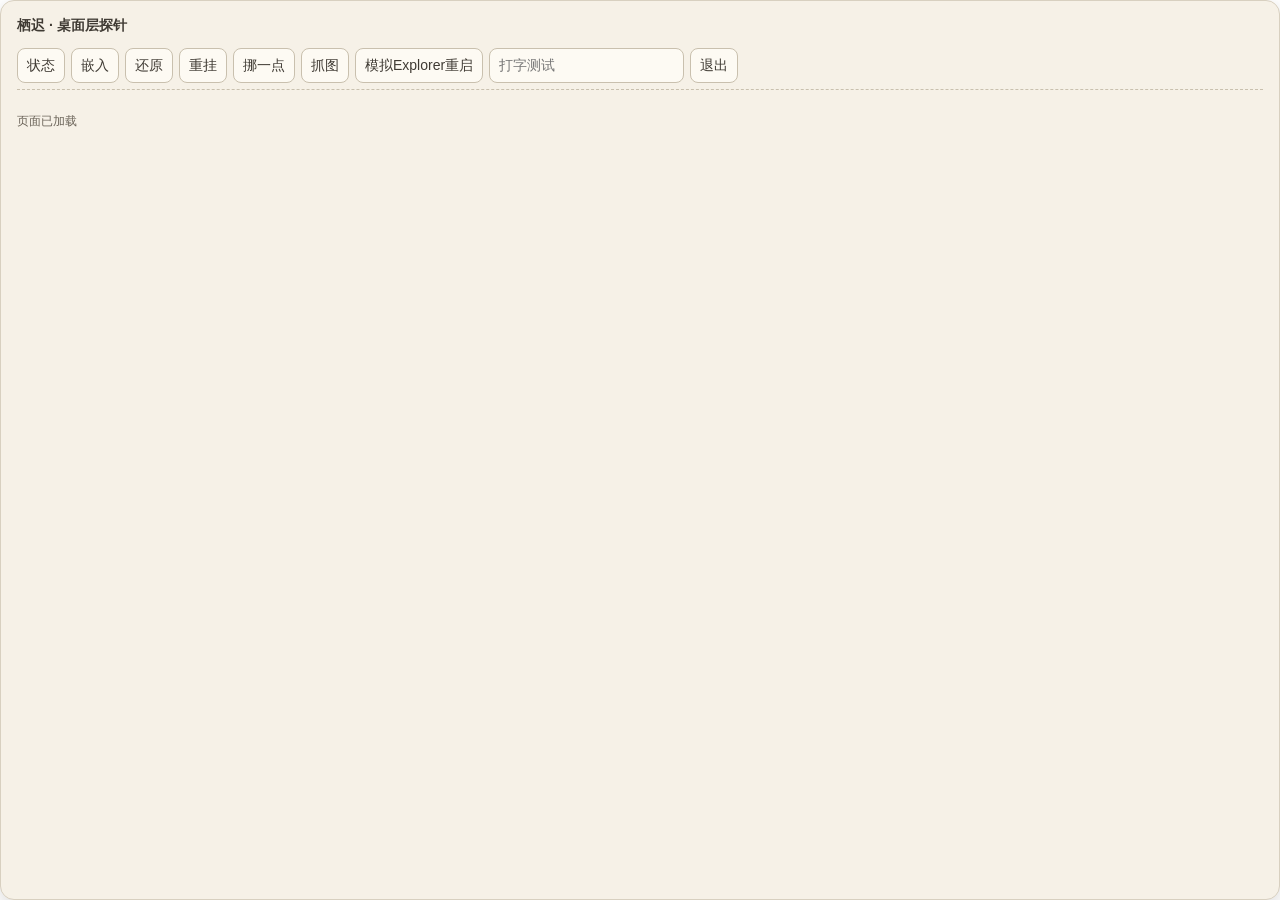
<file: spike/ui/index.html>
<!DOCTYPE html>
<html lang="zh-Hans-CN">
<head>
<meta charset="utf-8">
<title>Perch 桌面层探针</title>
<style>
  html, body { margin: 0; height: 100%; background: transparent; font: 14px/1.5 "Segoe UI", sans-serif; color: #3f3a33; }
  #card { box-sizing: border-box; height: 100%; padding: 14px 16px; background: #f6f1e7; border: 1px solid #d8d0c0; border-radius: 14px; box-shadow: 0 6px 18px rgba(63,58,51,.18); display: flex; flex-direction: column; }
  #head { -webkit-user-select: none; user-select: none; font-weight: 600; margin-bottom: 6px; }
  .row { display: flex; gap: 6px; flex-wrap: wrap; margin: 6px 0; }
  button, input { font: inherit; color: #3f3a33; background: #fdfaf3; border: 1px solid #c9c0ae; border-radius: 8px; padding: 6px 9px; }
  #out { flex: 1; white-space: pre-wrap; overflow: auto; font: 12px/1.45 ui-monospace, Consolas, monospace; color: #6b6459; border-top: 1px dashed #c9c0ae; padding-top: 6px; }
</style>
</head>
<body>
<div id="card">
  <div id="head" data-tauri-drag-region>栖迟 · 桌面层探针</div>
  <div class="row">
    <button data-cmd="probe_status">状态</button>
    <button data-cmd="probe_embed">嵌入</button>
    <button data-cmd="probe_unembed">还原</button>
    <button data-cmd="probe_cycle">重挂</button>
    <button data-cmd="probe_shift">挪一点</button>
    <button data-cmd="probe_shot">抓图</button>
    <button data-cmd="probe_shell_event">模拟Explorer重启</button>
    <input id="type" placeholder="打字测试">
    <button data-cmd="probe_quit">退出</button>
  </div>
  <div id="out">等待…</div>
</div>
<script>
  const out = document.getElementById('out');
  const log = (m) => { out.textContent = out.textContent.replace(/^等待…/, '') + '\n' + m; out.scrollTop = out.scrollHeight; };
  const invoke = (cmd) => window.__TAURI__.core.invoke(cmd).then(
    (r) => log(`${cmd} → ${r}`),
    (e) => log(`${cmd} ERR ${e}`)
  );
  document.querySelectorAll('button[data-cmd]').forEach((b) => {
    b.addEventListener('click', () => invoke(b.dataset.cmd));
  });
  window.addEventListener('error', (e) => log('JS-ERR ' + e.message));
  setInterval(() => invoke('probe_status'), 3000);
  log('页面已加载');
</script>
</body>
</html>
</file>
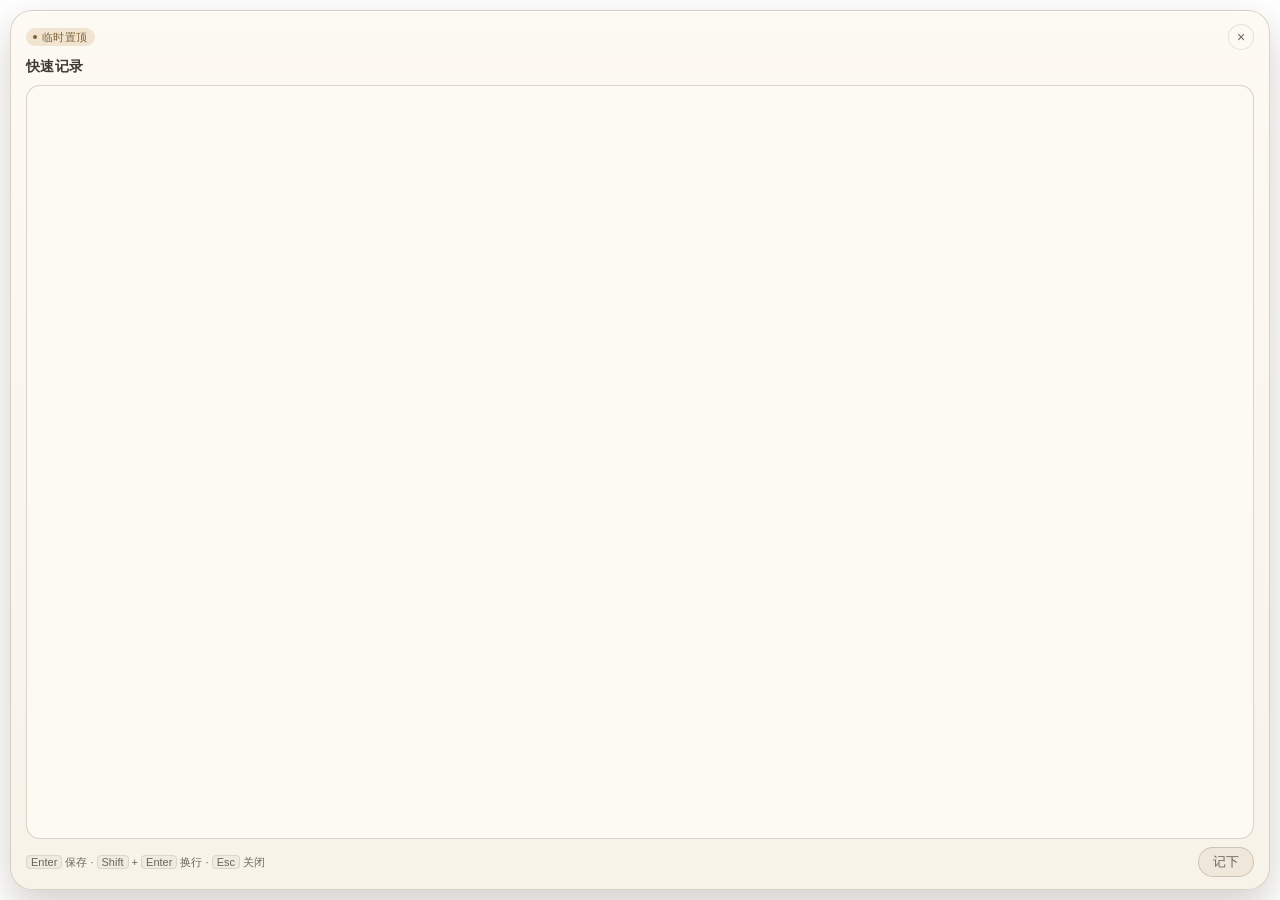
<file: src/quick.html>
<!doctype html>
<html lang="zh-CN">
<head>
<meta charset="UTF-8">
<meta name="viewport" content="width=device-width, initial-scale=1">
<title>栖迟 · 快速记录</title>
<link rel="stylesheet" href="styles.css">
<link rel="stylesheet" href="quick.css">
</head>
<body>
<section class="quick" role="dialog" aria-labelledby="quickTitle">
  <header class="quick-head" data-tauri-drag-region>
    <span class="topmost-mark" data-tauri-drag-region><i></i>临时置顶</span>
    <button class="icon-btn" id="closeBtn" type="button" aria-label="关闭快速记录" title="关闭（Esc）">×</button>
  </header>
  <h1 class="quick-title" id="quickTitle" data-tauri-drag-region>快速记录</h1>
  <div class="compose">
    <textarea id="input" rows="3" aria-label="碎碎念"></textarea>
  </div>
  <p class="quick-hint" id="hint" hidden></p>
  <footer class="compose-foot quick-foot">
    <span class="key-hint"><kbd>Enter</kbd> 保存 · <kbd>Shift</kbd> + <kbd>Enter</kbd> 换行 · <kbd>Esc</kbd> 关闭</span>
    <button class="save" id="saveBtn" type="button" disabled>记下</button>
  </footer>
</section>
<script src="quick.js"></script>
</body>
</html>
</file>
<file: mockup/styles.css>
:root {
  --paper: #f8f3e9;
  --paper-bright: #fdfaf3;
  --paper-deep: #efe7d9;
  --ink: #3f3a33;
  --ink-soft: #6b6459;
  --line: rgba(80, 69, 51, .13);
  --line-strong: rgba(80, 69, 51, .21);
  --sage: #7e9278;
  --sage-deep: #5b6f57;
  --sage-wash: #e9eee1;
  /* 聚合热力图只用一个色相，深浅承载完成率 */
  --hm-hue: var(--sage-deep);
  --sage-wash-soft: rgba(126, 146, 120, .10);
  --amber: #bd975f;
  --amber-deep: #7e6035;
  --amber-wash: #f1e5d1;
  --clay: #b0866a;
  --clay-deep: #845c44;
  --mist: #8d9b9d;
  --mist-deep: #596c6f;
  --sand: #d9c9b2;
  /* 心情从冷到暖的单向渐变，刻意避开习惯用的 sage/clay，免得和「完成」抢语义 */
  --mood-1: #8496a0;
  --mood-2: #9ba6a8;
  --mood-3: #bdb4a2;
  --mood-4: #c2a074;
  --mood-5: #a97f52;
  --mood-track: linear-gradient(90deg, #a9b6bd 0%, #b8c0bf 25%, #d6cdb9 50%, #dcc09b 75%, #c4a07a 100%);
  /* 时间段是四类无序类别，只能一类一个色相；夜间复用 --mist */
  --tm-morning: #c8b27e;
  --tm-day: #a6b49a;
  --tm-evening: #b99777;
  --sans: "Segoe UI", "Microsoft YaHei UI", "Microsoft YaHei", "PingFang SC", sans-serif;
  --serif: "Palatino Linotype", "Book Antiqua", Georgia, "Songti SC", "SimSun", serif;
  --noise: url("data:image/svg+xml,%3Csvg xmlns='http://www.w3.org/2000/svg' width='180' height='180'%3E%3Cfilter id='n'%3E%3CfeTurbulence type='fractalNoise' baseFrequency='.72' numOctaves='3' stitchTiles='stitch'/%3E%3C/filter%3E%3Crect width='100%25' height='100%25' filter='url(%23n)' opacity='.16'/%3E%3C/svg%3E");
  --shadow-card: 0 32px 76px rgba(58, 48, 33, .28), 0 8px 24px rgba(58, 48, 33, .12), inset 0 1px 0 rgba(255, 255, 255, .86);
  --scrollbar: rgba(92, 80, 61, .24);
  --paper-raise: rgba(255, 253, 247, .62);
  --t-xs: 11px;
  --t-sm: 12.5px;
  --t-md: 14px;
  --t-lg: 17px;
  --t-xl: 22px;
}

* { box-sizing: border-box; }

html, body {
  margin: 0;
  width: 100%;
  height: 100%;
  overflow: hidden;
}

body {
  font-family: var(--sans);
  font-size: var(--t-md);
  color: var(--ink);
  background: #d7d3c6;
  -webkit-font-smoothing: antialiased;
  text-rendering: optimizeLegibility;
}

button, input, textarea {
  font: inherit;
  color: inherit;
}

button {
  padding: 0;
  border: 0;
  background: none;
  cursor: pointer;
  -webkit-tap-highlight-color: transparent;
}

button:disabled { cursor: default; }

input, textarea { outline: none; }

::selection { background: rgba(151, 166, 137, .32); }

:focus-visible {
  outline: 2px solid color-mix(in srgb, var(--sage-deep) 82%, transparent);
  outline-offset: 2px;
}

[hidden] { display: none !important; }

.icon-sprite {
  position: absolute;
  width: 0;
  height: 0;
  overflow: hidden;
}

.icon {
  width: 1em;
  height: 1em;
  display: inline-block;
  flex: none;
  fill: none;
  stroke: currentColor;
  stroke-width: 1.65;
  stroke-linecap: round;
  stroke-linejoin: round;
  vertical-align: -.12em;
}

kbd {
  display: inline-flex;
  align-items: center;
  justify-content: center;
  min-width: 16px;
  height: 17px;
  padding: 0 4px;
  border: 1px solid rgba(255, 255, 255, .28);
  border-radius: 4px;
  background: rgba(255, 255, 255, .13);
  font-family: var(--sans);
  font-size: var(--t-xs);
  font-weight: 500;
  line-height: 1;
  color: inherit;
}

.desktop {
  position: relative;
  width: 100%;
  height: 100%;
  overflow: hidden;
  isolation: isolate;
}

.wallpaper-art {
  position: absolute;
  inset: 0;
  width: 100%;
  height: 100%;
  display: block;
}

.wallpaper-grain {
  position: absolute;
  inset: 0;
  pointer-events: none;
  background-image: var(--noise);
  opacity: .44;
  mix-blend-mode: soft-light;
}

/* --------------------------------------------------------------------------
   Demo chrome
   -------------------------------------------------------------------------- */

.demo-bar {
  position: absolute;
  top: 15px;
  left: 20px;
  right: 20px;
  z-index: 60;
  display: flex;
  align-items: center;
  justify-content: space-between;
  gap: 16px;
  pointer-events: none;
}

.demo-ident,
.demo-actions { pointer-events: auto; display: flex; align-items: center; }

.demo-ident {
  gap: 9px;
  height: 32px;
  padding: 0 12px 0 8px;
  border: 1px solid rgba(255, 255, 255, .46);
  border-radius: 999px;
  background: rgba(250, 246, 237, .43);
  backdrop-filter: blur(16px) saturate(.9);
  -webkit-backdrop-filter: blur(16px) saturate(.9);
  box-shadow: 0 7px 24px rgba(60, 51, 38, .07);
  color: rgba(62, 58, 50, .72);
  font-size: var(--t-xs);
  letter-spacing: .02em;
  white-space: nowrap;
}

.demo-badge {
  display: inline-flex;
  align-items: center;
  height: 19px;
  padding: 0 7px;
  border-radius: 999px;
  background: rgba(74, 86, 69, .8);
  color: #f6f1e6;
  font-size: var(--t-xs);
  letter-spacing: .12em;
}

.demo-title { font-weight: 500; }

.demo-sep {
  width: 1px;
  height: 12px;
  background: rgba(73, 66, 54, .16);
}

.demo-date { color: rgba(76, 68, 56, .55); }

.demo-actions { gap: 7px; }

.demo-btn,
.demo-round {
  display: inline-flex;
  align-items: center;
  justify-content: center;
  gap: 6px;
  height: 32px;
  border: 1px solid rgba(255, 255, 255, .5);
  background: rgba(250, 246, 238, .46);
  backdrop-filter: blur(16px) saturate(.9);
  -webkit-backdrop-filter: blur(16px) saturate(.9);
  box-shadow: 0 7px 24px rgba(60, 51, 38, .07);
  color: rgba(55, 52, 45, .78);
  font-size: var(--t-xs);
  transition: background .18s ease, transform .18s ease, box-shadow .18s ease;
}

.demo-btn:hover,
.demo-round:hover {
  background: rgba(253, 250, 243, .7);
  box-shadow: 0 9px 26px rgba(60, 51, 38, .1);
}

.demo-btn:active,
.demo-round:active { transform: translateY(1px); }

.demo-btn {
  padding: 0 11px;
  border-radius: 9px;
}

.demo-btn .icon { width: 13px; height: 13px; }

.demo-btn-primary {
  background: rgba(71, 85, 68, .82);
  border-color: rgba(255, 255, 255, .22);
  color: #f7f2e7;
}

.demo-btn-primary:hover {
  background: rgba(62, 77, 60, .92);
}

.demo-btn-primary kbd {
  border-color: rgba(255, 255, 255, .22);
  color: rgba(255, 255, 255, .76);
}

.shortcut {
  display: inline-flex;
  align-items: center;
  gap: 2px;
  margin-left: 2px;
  opacity: .68;
  font-size: var(--t-xs);
}

.demo-round {
  width: 32px;
  border-radius: 50%;
}

.demo-round .icon { width: 13px; height: 13px; }

/* --------------------------------------------------------------------------
   Desktop icons + taskbar
   -------------------------------------------------------------------------- */

.desktop-icons {
  position: absolute;
  top: 82px;
  left: 22px;
  z-index: 2;
  display: flex;
  flex-direction: column;
  gap: 16px;
}

.desk-icon {
  display: flex;
  flex-direction: column;
  align-items: center;
  gap: 5px;
  width: 78px;
  color: rgba(58, 60, 52, .72);
  font-size: var(--t-xs);
  line-height: 1.2;
  text-shadow: 0 1px 0 rgba(255, 255, 255, .42);
}

button.desk-icon:hover .desk-glyph {
  background: rgba(255, 252, 245, .5);
  border-color: rgba(255, 255, 255, .64);
}

.desk-glyph {
  display: flex;
  align-items: center;
  justify-content: center;
  width: 43px;
  height: 43px;
  border: 1px solid rgba(255, 255, 255, .36);
  border-radius: 12px;
  background: rgba(251, 248, 240, .31);
  box-shadow: 0 6px 18px rgba(61, 54, 42, .08);
  backdrop-filter: blur(8px);
  -webkit-backdrop-filter: blur(8px);
  transition: background .18s ease, border-color .18s ease;
}

.desk-glyph .icon {
  width: 23px; height: 23px;
  stroke-width: 1.3;
  color: rgba(73, 76, 65, .75);
}

.desk-glyph-doc .icon { color: rgba(105, 92, 68, .74); }

.taskbar {
  position: absolute;
  left: 0;
  right: 0;
  bottom: 0;
  z-index: 45;
  height: 42px;
  display: flex;
  align-items: center;
  justify-content: space-between;
  gap: 16px;
  padding: 0 13px;
  border-top: 1px solid rgba(255, 255, 255, .42);
  background: rgba(246, 242, 233, .61);
  backdrop-filter: blur(24px) saturate(.92);
  -webkit-backdrop-filter: blur(24px) saturate(.92);
  box-shadow: 0 -8px 30px rgba(58, 48, 33, .06);
  color: rgba(52, 51, 45, .66);
}

.tb-left,
.tb-right,
.tb-center { display: flex; align-items: center; }

.tb-left { gap: 9px; min-width: 210px; }

.start-mark {
  display: grid;
  grid-template-columns: repeat(2, 8px);
  gap: 2px;
  width: 24px;
  height: 24px;
  place-content: center;
  border-radius: 6px;
}

.start-mark:hover { background: rgba(255, 255, 255, .4); }

.start-mark i {
  display: block;
  width: 8px;
  height: 8px;
  border-radius: 2px;
  background: rgba(87, 105, 83, .72);
}

.tb-search {
  display: flex;
  align-items: center;
  gap: 6px;
  height: 27px;
  width: 144px;
  padding: 0 10px;
  border: 1px solid rgba(255, 255, 255, .44);
  border-radius: 999px;
  background: rgba(255, 253, 248, .42);
  font-size: var(--t-xs);
  color: rgba(73, 70, 62, .55);
}

.tb-search .icon { width: 12px; height: 12px; }

.tb-center {
  position: absolute;
  left: 50%;
  transform: translateX(-50%);
  gap: 4px;
  height: 100%;
}

.tb-app {
  position: relative;
  display: inline-flex;
  align-items: center;
  justify-content: center;
  width: 32px;
  height: 32px;
  border-radius: 7px;
  color: rgba(66, 70, 58, .7);
}

.tb-app .icon { width: 17px; height: 17px; stroke-width: 1.4; }

.tb-app:hover { background: rgba(255, 255, 255, .38); }

.tb-app-active::after {
  content: "";
  position: absolute;
  bottom: 1px;
  left: 50%;
  width: 9px;
  height: 2px;
  border-radius: 2px;
  background: rgba(102, 121, 96, .75);
  transform: translateX(-50%);
}

.tb-right { gap: 9px; }

.tray-perch {
  display: inline-flex;
  align-items: center;
  justify-content: center;
  width: 27px;
  height: 27px;
  border-radius: 7px;
  color: rgba(83, 103, 79, .82);
}

.tray-perch:hover { background: rgba(255, 255, 255, .42); }

.tray-perch[aria-pressed="false"] { opacity: .45; }

.tray-perch .icon { width: 16px; height: 16px; stroke-width: 1.5; }

.tray-icon {
  display: inline-flex;
  align-items: center;
  justify-content: center;
  font-size: var(--t-sm);
  color: rgba(64, 65, 57, .64);
}

.tb-clock {
  display: flex;
  flex-direction: column;
  align-items: flex-end;
  gap: 1px;
  min-width: 50px;
  font-size: var(--t-xs);
  line-height: 1.35;
  color: rgba(54, 53, 47, .68);
  font-variant-numeric: tabular-nums;
}

/* Simulated tray menu */

.tray-menu {
  position: absolute;
  right: 14px;
  bottom: 50px;
  z-index: 130;
  width: 198px;
  padding: 6px;
  border: 1px solid rgba(255, 255, 255, .58);
  border-radius: 12px;
  background: rgba(250, 246, 238, .97);
  box-shadow: 0 22px 56px rgba(48, 40, 29, .26), 0 4px 14px rgba(48, 40, 29, .1);
  backdrop-filter: blur(20px) saturate(.95);
  -webkit-backdrop-filter: blur(20px) saturate(.95);
  animation: tray-menu-in .18s cubic-bezier(.2, .7, .2, 1) both;
}

@keyframes tray-menu-in {
  from { opacity: 0; transform: translateY(5px) scale(.985); }
  to { opacity: 1; transform: translateY(0) scale(1); }
}

.tray-menu-head {
  padding: 7px 9px 7px;
  margin-bottom: 3px;
  border-bottom: 1px solid var(--line);
  color: var(--ink-soft);
  font-size: var(--t-xs);
  letter-spacing: .08em;
}

.tray-menu button {
  display: flex;
  align-items: center;
  justify-content: space-between;
  gap: 10px;
  width: 100%;
  height: 29px;
  padding: 0 9px;
  border-radius: 7px;
  color: var(--ink-soft);
  font-size: var(--t-xs);
  text-align: left;
  transition: background .14s ease, color .14s ease;
}

.tray-menu button:hover {
  background: rgba(101, 89, 71, .07);
  color: var(--ink);
}

.tray-menu button.is-quiet { color: var(--ink-soft); }

.menu-hint {
  color: var(--ink-soft);
  font-size: var(--t-xs);
  letter-spacing: .02em;
}

.menu-check {
  min-width: 10px;
  color: var(--sage-deep);
  font-size: var(--t-xs);
  text-align: right;
}

.menu-sep {
  height: 1px;
  margin: 4px 9px;
  background: var(--line);
}

/* --------------------------------------------------------------------------
   Card shell
   -------------------------------------------------------------------------- */

.card {
  position: absolute;
  right: 30px;
  bottom: 58px;
  z-index: 10;
  display: flex;
  flex-direction: column;
  width: min(360px, calc(100vw - 36px));
  height: min(480px, calc(100vh - 116px));
  overflow: hidden;
  border: 1px solid rgba(255, 255, 255, .5);
  border-radius: 22px;
  background:
    linear-gradient(180deg, rgba(253, 250, 244, .975), rgba(246, 240, 230, .975));
  box-shadow: var(--shadow-card);
  /* 真实产品里这一步是窗口尺寸变化，CSS 缓不动，所以原型也不假装能缓 */
  transition: opacity .22s ease, transform .22s ease;
  animation: card-arrive .32s cubic-bezier(.2, .7, .2, 1) both;
}

@keyframes card-arrive {
  from { opacity: 0; transform: translateY(14px) scale(.985); }
  to { opacity: 1; transform: translateY(0) scale(1); }
}

.card::before {
  content: "";
  position: absolute;
  inset: 0;
  z-index: 3;
  pointer-events: none;
  border-radius: inherit;
  background-image: var(--noise);
  opacity: .34;
  mix-blend-mode: multiply;
}

.card > * { position: relative; z-index: 1; }

.card[data-view="records"],
.card[data-view="stats"] {
  width: min(520px, calc(100vw - 36px));
  height: min(680px, calc(100vh - 116px));
}

.card.is-collapsed {
  width: min(360px, calc(100vw - 36px)) !important;
  height: auto !important;
  max-height: calc(100vh - 116px);
  border-radius: 18px;
}

.card.is-collapsed .card-head,
.card.is-collapsed .tabs,
.card.is-collapsed .card-body { display: none; }

.card.is-collapsed .mini-bar { display: flex; }

.card.is-hidden {
  opacity: 0;
  transform: translateY(10px) scale(.97);
  pointer-events: none;
}

.card.is-raised {
  z-index: 55;
  box-shadow: 0 42px 96px rgba(58, 48, 33, .34), 0 10px 28px rgba(58, 48, 33, .14), inset 0 1px 0 rgba(255, 255, 255, .86);
}

.card.is-dragging {
  transition: none !important;
  animation: none;
}

.card.is-settled { animation: none; }

.card.is-dragging .card-head,
.card.is-dragging .mini-bar { cursor: grabbing; }

.card-head {
  flex: 0 0 54px;
  display: flex;
  align-items: center;
  justify-content: space-between;
  gap: 10px;
  padding: 0 16px;
  cursor: grab;
  user-select: none;
}

.brand {
  display: flex;
  align-items: center;
  gap: 9px;
  min-width: 0;
  margin: 0 -7px;
  padding: 5px 7px;
  border-radius: 11px;
  transition: background .16s ease;
}

.brand:hover { background: rgba(101, 89, 71, .06); }

.brand:active { background: rgba(101, 89, 71, .11); }

.brand-mark {
  display: inline-flex;
  align-items: center;
  justify-content: center;
  width: 31px;
  height: 31px;
  border: 1px solid rgba(126, 146, 120, .18);
  border-radius: 10px;
  background: var(--sage-wash);
  color: var(--sage-deep);
}

.brand-mark .icon {
  width: 20px; height: 20px;
  stroke-width: 1.45;
}

.brand-cn {
  font-family: var(--serif);
  font-size: var(--t-lg);
  letter-spacing: .1em;
  color: var(--ink);
}

.head-actions {
  display: flex;
  align-items: center;
  gap: 7px;
}

.icon-btn {
  display: inline-flex;
  align-items: center;
  justify-content: center;
  width: 27px;
  height: 27px;
  border-radius: 8px;
  color: var(--ink-soft);
  transition: background .16s ease, color .16s ease;
}

.icon-btn:hover {
  background: rgba(101, 89, 71, .07);
  color: var(--ink);
}

.icon-btn .icon { width: 14px; height: 14px; }

.tabs {
  flex: 0 0 35px;
  display: grid;
  grid-template-columns: repeat(3, 1fr);
  gap: 2px;
  margin: 0 16px 8px;
  padding: 3px;
  border-radius: 11px;
  background: rgba(101, 89, 71, .055);
}

.tab {
  position: relative;
  display: flex;
  align-items: center;
  justify-content: center;
  height: 29px;
  border-radius: 8px;
  color: var(--ink-soft);
  font-size: var(--t-sm);
  letter-spacing: .04em;
  transition: background .18s ease, color .18s ease, box-shadow .18s ease;
}

.tab:hover { color: var(--ink); }

.tab.is-active {
  background: rgba(255, 253, 247, .88);
  color: var(--ink);
  box-shadow: 0 1px 3px rgba(76, 64, 47, .08), inset 0 1px 0 rgba(255, 255, 255, .8);
}

.tab.is-active::after {
  content: "";
  position: absolute;
  bottom: 4px;
  left: 50%;
  width: 3px;
  height: 3px;
  border-radius: 50%;
  background: var(--sage);
  transform: translateX(-50%);
}

.card-body {
  flex: 1 1 auto;
  min-height: 0;
  position: relative;
  display: flex;
  flex-direction: column;
}

/* 底部淡出：下面还有内容时给一个信号，免得最后一屏看起来像被切掉 */
.scroll-fade {
  position: absolute;
  left: 0;
  right: 0;
  bottom: 0;
  height: 26px;
  border-radius: 0 0 22px 22px;
  background: linear-gradient(180deg, rgba(246, 240, 230, 0), rgba(246, 240, 230, .975));
  opacity: 0;
  pointer-events: none;
  transition: opacity .18s ease;
}

.card.has-more .scroll-fade { opacity: 1; }

.view {
  flex: 1 1 auto;
  min-height: 0;
  height: 100%;
}

.scroll {
  height: 100%;
  overflow-y: auto;
  overflow-x: hidden;
  scrollbar-width: thin;
  scrollbar-color: var(--scrollbar) transparent;
  overscroll-behavior: contain;
}

.scroll::-webkit-scrollbar { width: 6px; }
.scroll::-webkit-scrollbar-track { background: transparent; }
.scroll::-webkit-scrollbar-thumb {
  border-radius: 99px;
  background: rgba(92, 80, 61, .18);
}
.scroll::-webkit-scrollbar-thumb:hover { background: rgba(92, 80, 61, .3); }

.mini-bar {
  flex: 1 1 auto;
  display: flex;
  align-items: center;
  gap: 9px;
  padding: 0 11px 0 13px;
  cursor: grab;
  user-select: none;
}

.mini-mark {
  display: inline-flex;
  align-items: center;
  justify-content: center;
  width: 33px;
  height: 33px;
  border-radius: 10px;
  background: var(--sage-wash);
  color: var(--sage-deep);
  flex: none;
}

.mini-mark .icon { width: 20px; height: 20px; }

.mini-main {
  display: flex;
  align-items: center;
  gap: 9px;
  min-width: 0;
  flex: 1 1 auto;
  margin: 0 -7px;
  padding: 5px 7px;
  border-radius: 11px;
  text-align: left;
  transition: background .16s ease;
}

.mini-main:hover { background: rgba(101, 89, 71, .06); }

.mini-main:active { background: rgba(101, 89, 71, .11); }

.mini-text {
  display: flex;
  flex-direction: column;
  align-items: flex-start;
  gap: 3px;
  min-width: 0;
}

.mini-date {
  font-family: var(--serif);
  font-size: var(--t-md);
  letter-spacing: .02em;
  color: var(--ink);
  white-space: nowrap;
}

.mini-status {
  max-width: 100%;
  overflow: hidden;
  text-overflow: ellipsis;
  white-space: nowrap;
  font-size: var(--t-sm);
  color: var(--ink-soft);
}

.mini-quick { flex: none; }

/* --------------------------------------------------------------------------
   Shared text buttons / chips
   -------------------------------------------------------------------------- */

.text-btn {
  display: inline-flex;
  min-height: 24px;
  align-items: center;
  gap: 2px;
  color: var(--ink-soft);
  font-size: var(--t-sm);
  transition: color .16s ease;
}

.text-btn:hover { color: var(--sage-deep); }

.text-btn .icon { width: 10px; height: 10px; }

.soft-btn,
.primary-btn,
.ghost-btn,
.mini-btn {
  display: inline-flex;
  align-items: center;
  justify-content: center;
  gap: 5px;
  border-radius: 9px;
  white-space: nowrap;
  transition: transform .16s ease, background .16s ease, opacity .16s ease, box-shadow .16s ease;
}

.soft-btn {
  height: 27px;
  padding: 0 12px;
  background: var(--sage-wash);
  color: var(--sage-deep);
  font-size: var(--t-sm);
  font-weight: 500;
}

.soft-btn:hover:not(:disabled) { background: color-mix(in srgb, var(--sage) 22%, transparent); }
.soft-btn:disabled { opacity: .38; }
.soft-btn:active:not(:disabled) { transform: translateY(1px); }

.primary-btn {
  height: 32px;
  padding: 0 16px;
  background: var(--sage-deep);
  color: var(--paper-bright);
  font-size: var(--t-sm);
  font-weight: 500;
  box-shadow: 0 4px 12px rgba(80, 98, 75, .2);
}

.primary-btn:hover:not(:disabled) { background: var(--sage-deep); }
.primary-btn:disabled { background: var(--sage-wash); color: var(--ink-soft); box-shadow: inset 0 0 0 1px var(--line); }
.primary-btn:active:not(:disabled) { transform: translateY(1px); }

.ghost-btn {
  height: 32px;
  padding: 0 14px;
  border: 1px solid var(--line);
  color: var(--ink-soft);
  font-size: var(--t-sm);
  background: rgba(255, 253, 247, .5);
}

.ghost-btn:hover { background: rgba(255, 253, 247, .9); }

.mini-btn {
  height: 26px;
  padding: 0 10px;
  border: 1px solid var(--line);
  background: rgba(255, 253, 247, .65);
  color: var(--ink-soft);
  font-size: var(--t-sm);
}

.mini-btn:hover { background: var(--paper-bright); }

.tiny-chip {
  display: inline-flex;
  align-items: center;
  height: 18px;
  padding: 0 7px;
  border-radius: 999px;
  background: var(--sage-wash);
  color: var(--sage-deep);
  font-size: var(--t-xs);
  white-space: nowrap;
}

.tiny-chip.is-warm {
  background: var(--amber-wash);
  color: var(--amber-deep);
}

.tag-preview {
  display: flex;
  flex-wrap: wrap;
  align-items: center;
  gap: 4px;
  min-width: 0;
}

.preview-tag {
  display: inline-flex;
  align-items: center;
  height: 19px;
  padding: 0 6px;
  border-radius: 5px;
  background: rgba(126, 146, 120, .1);
  color: var(--sage-deep);
  font-size: var(--t-xs);
}

.tag-inline {
  display: inline-block;
  margin: 0 1px;
  padding: 3px 5px;
  border-radius: 5px;
  background: var(--sage-wash);
  color: var(--sage-deep);
  font-size: inherit;
  font-weight: 500;
  line-height: 18px;
  transition: background .15s ease;
}

.tag-inline:hover { background: rgba(126, 146, 120, .17); }

.empty-soft {
  display: flex;
  flex-direction: column;
  align-items: center;
  justify-content: center;
  gap: 7px;
  padding: 26px 16px;
  color: var(--ink-soft);
  font-size: var(--t-xs);
  line-height: 1.7;
  text-align: center;
}

.empty-soft .icon {
  width: 20px; height: 20px;
  color: var(--sage);
  stroke-width: 1.2;
}

/* --------------------------------------------------------------------------
   Today view
   -------------------------------------------------------------------------- */

.view-today { display: flex; flex-direction: column; }

.today-scroll {
  padding: 15px 18px 18px;
}

.date-block { margin-bottom: 10px; }

.date-eyebrow {
  margin: 0 0 5px;
  color: var(--ink-soft);
  font-size: var(--t-xs);
  letter-spacing: .13em;
}

.date-title {
  margin: 0;
  font-family: var(--serif);
  font-size: var(--t-xl);
  font-weight: 500;
  line-height: 1.05;
  letter-spacing: -.015em;
  color: var(--ink);
}

.date-sub {
  margin: 6px 0 0;
  color: var(--ink-soft);
  font-size: var(--t-sm);
  letter-spacing: .015em;
}

.today-section { margin-bottom: 11px; }

.section-head {
  display: flex;
  align-items: baseline;
  gap: 8px;
  margin-bottom: 6px;
}

.section-head h2 {
  margin: 0;
  color: var(--ink);
  font-size: var(--t-md);
  font-weight: 600;
  letter-spacing: .065em;
}

.section-note {
  color: var(--ink-soft);
  font-size: var(--t-xs);
  letter-spacing: .02em;
  white-space: nowrap;
}

/* Morning review */

.review-card {
  position: relative;
  padding: 10px 12px;
  border: 1px solid rgba(126, 146, 120, .22);
  border-radius: 16px;
  background: var(--sage-wash);
  transition: background .25s ease, border-color .25s ease;
}

.review-icon {
  display: inline-flex;
  align-items: center;
  justify-content: center;
  width: 33px;
  height: 33px;
  flex: none;
  border-radius: 10px;
  background: color-mix(in srgb, var(--sage-deep) 12%, transparent);
  color: var(--sage-deep);
}

.review-icon .icon { width: 18px; height: 18px; }

.review-head {
  display: flex;
  align-items: baseline;
  justify-content: space-between;
  gap: 8px;
}

.review-question {
  margin: 0;
  color: var(--ink);
  font-size: var(--t-md);
  font-weight: 500;
}

.choice {
  display: inline-flex;
  align-items: center;
  justify-content: center;
  gap: 4px;
  height: 31px;
  padding: 0 9px;
  border: 1px solid var(--line);
  border-radius: 9px;
  background: var(--paper-raise);
  color: var(--ink-soft);
  font-size: var(--t-sm);
  transition: background .16s ease, border-color .16s ease, color .16s ease, transform .16s ease;
}

.choice:hover {
  background: rgba(255, 253, 247, .95);
  border-color: var(--line-strong);
}

.choice:active { transform: translateY(1px); }

.choice .icon { width: 12px; height: 12px; }

.choice.is-done {
  border-color: color-mix(in srgb, var(--sage-deep) 28%, transparent);
  color: var(--sage-deep);
  background: var(--paper-raise);
}

.choice.is-done:hover { background: rgba(233, 239, 224, .92); }

.choice.is-notdone {
  color: var(--ink-soft);
}

.choice.is-later {
  padding: 0 7px;
  border-color: transparent;
  background: transparent;
  color: var(--ink-soft);
  font-size: var(--t-sm);
}

.choice.is-later:hover {
  background: rgba(255, 253, 247, .4);
  color: var(--ink-soft);
}

.choice[aria-pressed="true"] {
  background: var(--sage-deep);
  border-color: var(--sage-deep);
  color: var(--paper-bright);
}

.choice.is-notdone[aria-pressed="true"] {
  background: var(--ink-soft);
  border-color: var(--ink-soft);
  color: var(--paper-bright);
}

.review-snoozed-row {
  display: flex;
  align-items: center;
  gap: 9px;
  padding: 3px 2px;
}

.review-snoozed-row .review-icon {
  width: 30px;
  height: 30px;
}

.review-snoozed-copy {
  flex: 1 1 auto;
  font-size: var(--t-sm);
  color: var(--ink-soft);
}

.review-snoozed-copy span {
  display: block;
  margin-top: 2px;
  color: var(--ink-soft);
  font-size: var(--t-sm);
}

/* Today's habit */

.habit-card {
  padding: 9px 11px;
  border: 1px solid var(--line);
  border-radius: 14px;
  background: rgba(255, 253, 247, .46);
}

.habit-top {
  display: flex;
  align-items: center;
  gap: 9px;
}

.habit-icon {
  display: flex;
  align-items: center;
  justify-content: center;
  width: 33px;
  height: 33px;
  flex: none;
  border-radius: 10px;
  background: var(--habit-wash, var(--sage-wash));
  color: var(--habit-accent, var(--sage-deep));
}

.habit-icon .icon { width: 18px; height: 18px; }

.habit-name {
  min-width: 0;
  flex: 1 1 auto;
  overflow: hidden;
  font-size: var(--t-md);
  font-weight: 600;
  text-overflow: ellipsis;
  white-space: nowrap;
}

.habit-state {
  flex: none;
  padding: 3px 9px;
  border-radius: 999px;
  background: rgba(80, 69, 51, .07);
  color: var(--ink-soft);
  font-size: var(--t-sm);
}

.week-label {
  margin: 5px 0 0;
  color: var(--ink-soft);
  font-size: var(--t-sm);
  line-height: 1.45;
}

.mood-face-fill { fill: rgba(255, 253, 247, .8); transition: fill .18s ease; }

.mood-caption {
  margin: 5px 0 0;
  color: var(--ink-soft);
  font-size: var(--t-sm);
  line-height: 1.5;
  text-align: center;
}

/* Inline composer */

.compose {
  padding: 9px 10px 8px;
  border: 1px solid var(--line);
  border-radius: 12px;
  background: var(--paper-raise);
  transition: border-color .18s ease, box-shadow .18s ease, background .18s ease;
}

.compose:focus-within {
  border-color: rgba(126, 146, 120, .4);
  background: rgba(255, 253, 247, .86);
  box-shadow: 0 0 0 3px rgba(126, 146, 120, .07);
}

.compose textarea {
  display: block;
  width: 100%;
  min-height: 38px;
  max-height: 110px;
  padding: 0;
  border: 0;
  resize: none;
  background: transparent;
  color: var(--ink);
  font-family: var(--sans);
  font-size: var(--t-sm);
  line-height: 1.6;
}

.compose textarea::placeholder { color: var(--ink-soft); }

.compose-foot {
  display: flex;
  align-items: center;
  justify-content: space-between;
  gap: 8px;
  min-height: 27px;
  margin-top: 3px;
}

/* Today's notes */

.today-notes { display: flex; flex-direction: column; }

.today-note {
  padding: 7px 0 8px;
  border-bottom: 1px solid var(--line);
}

.today-note:first-child { padding-top: 2px; }
.today-note:last-child { border-bottom: 0; }

.today-note-meta {
  display: flex;
  align-items: center;
  gap: 6px;
  color: var(--ink-soft);
  font-size: var(--t-xs);
  font-variant-numeric: tabular-nums;
}

.today-note-text {
  margin: 3px 0 0;
  color: var(--ink-soft);
  font-size: var(--t-md);
  line-height: 1.55;
  overflow-wrap: anywhere;
}

.today-note-text .tag-inline { font-size: var(--t-sm); }

/* --------------------------------------------------------------------------
   Records view
   -------------------------------------------------------------------------- */

.view-records { display: flex; flex-direction: column; }

.records-toolbar {
  flex: none;
  padding: 3px 20px 9px;
  border-bottom: 1px solid rgba(80, 69, 51, .07);
}

.records-search-row {
  display: flex;
  align-items: center;
  gap: 8px;
}

.records-search-row .search-box { flex: 1; }

.search-box {
  display: flex;
  align-items: center;
  gap: 7px;
  height: 34px;
  padding: 0 11px;
  border: 1px solid var(--line);
  border-radius: 10px;
  background: var(--paper-raise);
  color: var(--ink-soft);
  transition: border-color .18s ease, background .18s ease, box-shadow .18s ease;
}

.search-box:focus-within {
  border-color: rgba(126, 146, 120, .4);
  background: rgba(255, 253, 247, .92);
  box-shadow: 0 0 0 3px rgba(126, 146, 120, .07);
}

.search-box .icon { width: 13px; height: 13px; }

.search-box input {
  width: 100%;
  min-height: 24px;
  border: 0;
  background: transparent;
  color: var(--ink);
  font-size: var(--t-sm);
}

.search-box input::placeholder { color: var(--ink-soft); }
.search-box input::-webkit-search-cancel-button { display: none; }

.tag-filter {
  display: flex;
  gap: 5px;
  overflow-x: auto;
  padding: 8px 1px 2px;
  scrollbar-width: none;
  -ms-overflow-style: none;
}

.tag-filter::-webkit-scrollbar { display: none; }

/* 只在真的放不下时，用右缘淡出提示还能横滑 */
.tag-filter.is-clipped {
  mask-image: linear-gradient(90deg, #000 calc(100% - 28px), transparent);
  -webkit-mask-image: linear-gradient(90deg, #000 calc(100% - 28px), transparent);
}

.filter-chip {
  display: inline-flex;
  align-items: center;
  min-height: 24px;
  padding: 0 8px;
  flex: none;
  border: 1px solid transparent;
  border-radius: 999px;
  color: var(--ink-soft);
  font-size: var(--t-sm);
  white-space: nowrap;
  transition: background .16s ease, border-color .16s ease, color .16s ease;
}

.filter-chip:hover { background: var(--paper-raise); }

.filter-chip.is-active {
  border-color: rgba(126, 146, 120, .18);
  background: var(--sage-wash);
  color: var(--sage-deep);
}

.filter-chip .count {
  margin-left: 3px;
  font-size: var(--t-sm);
}

.records-meta {
  display: flex;
  align-items: center;
  justify-content: space-between;
  gap: 8px;
  min-height: 18px;
  padding-top: 2px;
  color: var(--ink-soft);
  font-size: var(--t-xs);
}

.records-scroll { padding-top: 0; }

.record-list { padding: 0 20px 22px; }

.record-date {
  position: sticky;
  top: 0;
  z-index: 2;
  display: flex;
  align-items: center;
  gap: 7px;
  padding: 11px 0 5px;
  background: linear-gradient(180deg, rgba(248, 243, 233, .97) 62%, rgba(248, 243, 233, 0));
  backdrop-filter: blur(5px);
  -webkit-backdrop-filter: blur(5px);
  color: var(--ink-soft);
  font-size: var(--t-sm);
  letter-spacing: .06em;
}

.record-date::after {
  content: "";
  flex: 1;
  height: 1px;
  background: var(--line);
}

.record-date .date-count {
  order: 2;
  color: var(--ink-soft);
  font-size: var(--t-xs);
  letter-spacing: 0;
}

.record-item {
  position: relative;
  padding: 8px 0 9px;
  border-bottom: 1px solid rgba(80, 69, 51, .09);
}

.record-item:last-child { border-bottom: 0; }

.record-item-head {
  display: flex;
  align-items: center;
  gap: 6px;
  padding-right: 52px;
  min-height: 23px;
}

.record-time {
  color: var(--ink-soft);
  font-size: var(--t-xs);
  font-variant-numeric: tabular-nums;
  letter-spacing: .02em;
}

.conflict-badge {
  display: inline-flex;
  align-items: center;
  height: 16px;
  padding: 0 6px;
  border-radius: 999px;
  background: var(--amber-wash);
  color: var(--amber-deep);
  font-size: var(--t-xs);
}

.record-text {
  margin: 3px 0 0;
  color: var(--ink-soft);
  font-size: var(--t-md);
  line-height: 1.62;
  overflow-wrap: anywhere;
}

.record-text .tag-inline { font-size: var(--t-sm); }

.record-tools {
  position: absolute;
  top: 6px;
  right: -3px;
  display: flex;
  gap: 1px;
  opacity: .34;
  transition: opacity .16s ease;
}

.record-item:hover .record-tools,
.record-item:focus-within .record-tools { opacity: .9; }

.tool-btn {
  display: inline-flex;
  align-items: center;
  justify-content: center;
  width: 25px;
  height: 25px;
  border-radius: 7px;
  color: var(--ink-soft);
  transition: background .16s ease, color .16s ease;
}

.tool-btn:hover {
  background: rgba(101, 89, 71, .08);
  color: var(--ink);
}

.tool-btn.is-remove:hover {
  background: rgba(176, 134, 106, .1);
  color: var(--clay-deep);
}

.tool-btn .icon { width: 12.5px; height: 12.5px; }

.records-empty {
  padding: 54px 15px;
}

/* --------------------------------------------------------------------------
   Stats view
   -------------------------------------------------------------------------- */

.stats-scroll { padding: 13px 20px 22px; }

.stats-controls { margin-bottom: 13px; }

.range-tabs {
  display: flex;
  gap: 2px;
  padding: 3px;
  border-radius: 10px;
  background: rgba(101, 89, 71, .055);
}

.range-tab {
  flex: 1 1 0;
  height: 27px;
  padding: 0 5px;
  border-radius: 7px;
  color: var(--ink-soft);
  font-size: var(--t-sm);
  white-space: nowrap;
  transition: background .18s ease, color .18s ease, box-shadow .18s ease;
}

.range-tab:hover { color: var(--ink); }

.range-tab.is-active {
  background: rgba(255, 253, 247, .9);
  color: var(--ink);
  box-shadow: 0 1px 2px rgba(76, 64, 47, .07), inset 0 1px 0 rgba(255, 255, 255, .8);
}

.range-meta {
  display: flex;
  align-items: center;
  justify-content: space-between;
  gap: 10px;
  margin-top: 7px;
}

.range-caption {
  color: var(--ink-soft);
  font-size: var(--t-xs);
  letter-spacing: .02em;
}

.switch-label {
  display: inline-flex;
  align-items: center;
  gap: 6px;
  color: var(--ink);
  font-size: var(--t-sm);
  cursor: pointer;
  user-select: none;
  white-space: nowrap;
}

.switch-label input {
  position: absolute;
  width: 1px;
  height: 1px;
  opacity: 0;
  pointer-events: none;
}

.switch {
  position: relative;
  width: 31px;
  height: 17px;
  border-radius: 999px;
  background: rgba(101, 89, 71, .14);
  transition: background .2s ease;
}

.switch-knob {
  position: absolute;
  top: 2px;
  left: 2px;
  width: 13px;
  height: 13px;
  border-radius: 50%;
  background: var(--paper-bright);
  box-shadow: 0 1px 3px rgba(55, 47, 35, .18);
  transition: transform .2s cubic-bezier(.2, .7, .2, 1);
}

.switch-label input:checked + .switch { background: color-mix(in srgb, var(--sage-deep) 72%, transparent); }
.switch-label input:checked + .switch .switch-knob { transform: translateX(14px); }
.switch-label input:focus-visible + .switch { outline: 2px solid color-mix(in srgb, var(--sage-deep) 80%, transparent); outline-offset: 2px; }

.custom-range {
  display: flex;
  align-items: center;
  flex-wrap: wrap;
  gap: 6px;
  margin-top: 8px;
  padding: 8px;
  border: 1px solid var(--line);
  border-radius: 9px;
  background: rgba(255, 253, 247, .55);
}

.custom-range label {
  display: flex;
  align-items: center;
  gap: 4px;
  color: var(--ink-soft);
  font-size: var(--t-sm);
}

.custom-range input[type="date"] {
  height: 25px;
  padding: 0 5px;
  border: 1px solid var(--line);
  border-radius: 6px;
  background: rgba(255, 253, 247, .8);
  color: var(--ink-soft);
  font-size: var(--t-sm);
}

.range-dash { color: var(--ink-soft); font-size: var(--t-xs); }

.range-error {
  flex-basis: 100%;
  margin: 0;
  color: var(--clay-deep);
  font-size: var(--t-xs);
  line-height: 1.5;
}

.panel {
  margin-bottom: 11px;
  padding: 14px;
  border: 1px solid var(--line);
  border-radius: 15px;
  background: rgba(255, 253, 247, .54);
  box-shadow: inset 0 1px 0 rgba(255, 255, 255, .52);
}

.panel-head {
  display: flex;
  align-items: flex-start;
  justify-content: space-between;
  gap: 10px;
  margin-bottom: 9px;
}

.panel-kicker {
  display: block;
  color: var(--ink-soft);
  font-size: var(--t-xs);
  letter-spacing: .1em;
  margin-bottom: 2px;
}

.panel-head h3,
.panel-title {
  margin: 0;
  color: var(--ink);
  font-size: var(--t-md);
  font-weight: 600;
  letter-spacing: .03em;
}

.panel-head .aside {
  color: var(--ink-soft);
  font-size: var(--t-sm);
  line-height: 1.5;
  text-align: right;
  white-space: nowrap;
}

.panel-note {
  margin: 9px 0 0;
  color: var(--ink-soft);
  font-size: var(--t-xs);
  line-height: 1.6;
}

.hero-panel {
  border-color: rgba(126, 146, 120, .16);
  background: var(--sage-wash);
}

.hero-layout {
  display: grid;
  grid-template-columns: 1.04fr .96fr;
  gap: 13px;
  align-items: center;
}

.hero-layout.is-solo { grid-template-columns: 1fr; }

.hero-left { min-width: 0; }

.hero-layout.is-solo .hero-left {
  display: flex;
  align-items: baseline;
  gap: 9px;
}

.hero-rate {
  font-family: var(--serif);
  font-size: var(--t-xl);
  font-weight: 500;
  line-height: .95;
  letter-spacing: -.03em;
  color: var(--ink);
  font-variant-numeric: tabular-nums;
}

.hero-rate span {
  margin-left: 1px;
  font-family: var(--sans);
  font-size: var(--t-md);
  font-weight: 400;
  color: var(--ink-soft);
}

.hero-count {
  margin: 6px 0 0;
  color: var(--ink-soft);
  font-size: var(--t-sm);
  font-variant-numeric: tabular-nums;
}

.hero-layout.is-solo .hero-count { margin: 0; }

.hero-right {
  padding-left: 13px;
  border-left: 1px solid var(--line);
}

.hero-layout.is-solo .hero-right {
  padding-left: 0;
  border-left: 0;
}

.hero-empty {
  color: var(--ink-soft);
  font-size: var(--t-sm);
}

.heatmap-tools {
  display: flex;
  align-items: center;
  gap: 5px;
  color: var(--ink-soft);
  font-size: var(--t-xs);
}

.heatmap-wrap {
  margin-top: 4px;
  padding-top: 4px;
}


.heatmap-weekly {
  display: flex;
  gap: 6px;
  justify-content: center;
  padding-top: 3px;
}

.hm-weekdays {
  display: grid;
  grid-template-rows: repeat(7, 12px);
  gap: 3px;
  padding-top: 0;
  color: var(--ink-soft);
  font-size: var(--t-xs);
  line-height: 12px;
  text-align: right;
}

.hm-weeks {
  display: grid;
  grid-auto-flow: column;
  grid-template-rows: repeat(7, 12px);
  grid-auto-columns: 14px;
  gap: 3px;
  justify-content: start;
}

.hm-cell {
  display: block;
  width: 100%;
  height: 100%;
  min-height: 12px;
  border-radius: 3px;
  background: rgba(129, 112, 86, .08);
  transition: transform .14s ease, box-shadow .14s ease;
}

.hm-cell:hover {
  transform: scale(1.18);
  box-shadow: 0 2px 7px rgba(60, 50, 36, .16);
  position: relative;
  z-index: 2;
}

.hm-cell.is-l0 { background: color-mix(in srgb, var(--hm-hue) 15%, transparent); }
.hm-cell.is-l1 { background: color-mix(in srgb, var(--hm-hue) 46%, transparent); }
.hm-cell.is-l2 { background: color-mix(in srgb, var(--hm-hue) 82%, transparent); }
.hm-cell.is-pending {
  background: transparent;
  box-shadow: inset 0 0 0 1px color-mix(in srgb, var(--hm-hue) 42%, transparent);
}
.hm-cell.is-before { background: transparent; box-shadow: none; pointer-events: none; }
.hm-cell.is-outside { background: transparent; pointer-events: none; }
.hm-cell.is-today { box-shadow: 0 0 0 1.5px rgba(189, 151, 95, .8); }
.hm-cell.is-future { background: transparent; box-shadow: none; pointer-events: none; }

.hm-calendar-head {
  display: grid;
  grid-template-columns: repeat(7, 1fr);
  gap: 5px;
  margin-bottom: 4px;
}

.hm-calendar-head span {
  color: var(--ink-soft);
  font-size: var(--t-xs);
  text-align: center;
}

.hm-calendar {
  display: grid;
  grid-template-columns: repeat(7, 1fr);
  gap: 5px;
}

.hm-calendar .hm-cell {
  height: 21px;
  border-radius: 4px;
}

.hm-strip {
  display: flex;
  gap: 5px;
  align-items: flex-start;
}

.hm-strip-day {
  flex: 1;
  display: flex;
  flex-direction: column;
  align-items: center;
  gap: 4px;
}

.hm-strip-day .hm-cell {
  width: 100%;
  height: 25px;
  border-radius: 5px;
}

.hm-strip-label {
  color: var(--ink-soft);
  font-size: var(--t-xs);
  white-space: nowrap;
}

.heatmap-legend {
  display: flex;
  flex-wrap: wrap;
  align-items: center;
  gap: 9px;
  margin-top: 10px;
  color: var(--ink-soft);
  font-size: var(--t-sm);
}

.legend-item {
  display: inline-flex;
  align-items: center;
  gap: 4px;
  white-space: nowrap;
}

.legend-swatch {
  width: 13px;
  height: 11px;
  border-radius: 3px;
}

.legend-item { position: relative; }

.legend-swatch + .legend-swatch { margin-left: -5px; }
.legend-swatch.l0 { background: color-mix(in srgb, var(--hm-hue) 15%, transparent); }
.legend-swatch.l1 { background: color-mix(in srgb, var(--hm-hue) 46%, transparent); }
.legend-swatch.l2 { background: color-mix(in srgb, var(--hm-hue) 82%, transparent); }
.legend-swatch.today { background: transparent; box-shadow: 0 0 0 1.5px rgba(189, 151, 95, .8); }

.volume-summary {
  display: flex;
  align-items: baseline;
  gap: 6px;
}

.volume-summary strong {
  color: var(--ink);
  font-family: var(--serif);
  font-size: var(--t-lg);
  font-weight: 500;
  line-height: 1;
}

.volume-summary span {
  color: var(--ink-soft);
  font-size: var(--t-xs);
}

.volume-chart {
  display: flex;
  align-items: flex-end;
  gap: 3px;
  height: 80px;
  margin-top: 9px;
  padding-top: 4px;
  border-top: 1px solid rgba(80, 69, 51, .08);
}

.volume-col {
  flex: 1 1 0;
  display: flex;
  flex-direction: column;
  justify-content: flex-end;
  align-items: center;
  height: 100%;
  min-width: 0;
}

.volume-bar {
  width: 100%;
  max-width: 17px;
  min-height: 2px;
  border-radius: 3px;
  background: rgba(126, 146, 120, .72);
  transition: background .16s ease;
}

.volume-col:hover .volume-bar { background: var(--sage-deep); }
.volume-bar.is-zero { background: rgba(101, 89, 71, .09); }

.chart-labels {
  display: flex;
  justify-content: space-between;
  gap: 4px;
  margin-top: 5px;
  color: var(--ink-soft);
  font-size: var(--t-xs);
  font-variant-numeric: tabular-nums;
}

.line-chart {
  display: block;
  width: 100%;
  height: auto;
  overflow: visible;
}

/* 折线图只用两种墨色：实线是被记录的值，虚线是参照 */
.line-chart .grid-line { stroke: rgba(80, 69, 51, .08); }
.line-chart .seg-band { fill: rgba(120, 105, 85, .05); }
.line-chart .marker-line { stroke: var(--ink-soft); }.line-chart .target-line { stroke: var(--ink-soft); }
.line-chart .line-dot { fill: var(--paper-bright); }
.line-chart .mood-daily { stroke: var(--ink); }
.line-chart .mood-dot { fill: var(--ink); }
.line-chart .mood-avg { stroke: var(--ink-soft); }

.chart-legend {
  display: flex;
  align-items: center;
  gap: 11px;
  margin-top: 3px;
  color: var(--ink-soft);
  font-size: var(--t-sm);
}

.chart-legend span {
  display: inline-flex;
  align-items: center;
  gap: 4px;
}

.chart-axis {
  margin: 4px 0 0;
  color: var(--ink-soft);
  font-size: var(--t-xs);
  letter-spacing: .02em;
}

.legend-line {
  width: 12px;
  height: 2px;
  border-radius: 2px;
  background: var(--ink);
}

.legend-dash {
  width: 12px;
  height: 0;
  border-top: 1px dashed var(--ink-soft);
}

.legend-vline {
  width: 0;
  height: 10px;
  border-left: 1px solid var(--ink-soft);
}

.mood-headline {
  display: flex;
  align-items: baseline;
  gap: 5px;
}

.mood-headline strong {
  color: var(--ink);
  font-family: var(--serif);
  font-size: var(--t-lg);
  font-weight: 500;
  line-height: 1;
}

.mood-headline span {
  color: var(--ink-soft);
  font-size: var(--t-xs);
}

.mood-compare {
  margin-top: 10px;
  padding-top: 9px;
  border-top: 1px solid rgba(80, 69, 51, .08);
}

.mood-compare-title {
  display: flex;
  align-items: baseline;
  justify-content: space-between;
  gap: 8px;
  color: var(--ink-soft);
  font-size: var(--t-xs);
}

.mood-compare-title span { color: var(--ink-soft); font-size: var(--t-xs); }

.compare-row {
  display: grid;
  grid-template-columns: 96px 1fr 52px;
  align-items: center;
  gap: 7px;
  margin-top: 7px;
  color: var(--ink-soft);
  font-size: var(--t-sm);
}

.compare-track {
  height: 6px;
  overflow: hidden;
  border-radius: 999px;
  background: rgba(101, 89, 71, .07);
}

.compare-fill {
  display: block;
  height: 100%;
  border-radius: inherit;
  background: rgba(126, 146, 120, .78);
}

.compare-fill.is-low { background: rgba(141, 155, 157, .62); }

.compare-value {
  color: var(--ink-soft);
  font-size: var(--t-sm);
  text-align: right;
  font-variant-numeric: tabular-nums;
}

.compare-note {
  margin: 8px 0 0;
  color: var(--ink-soft);
  font-size: var(--t-xs);
  line-height: 1.55;
}

.tag-bars { display: flex; flex-direction: column; gap: 7px; }

.tag-bar-row {
  display: grid;
  grid-template-columns: 88px 1fr 22px;
  align-items: center;
  gap: 7px;
}

.tag-bar-label {
  overflow: hidden;
  color: var(--ink-soft);
  font-size: var(--t-sm);
  text-overflow: ellipsis;
  white-space: nowrap;
}

.tag-bar-track {
  height: 6px;
  overflow: hidden;
  border-radius: 999px;
  background: rgba(101, 89, 71, .065);
}

.tag-bar-fill {
  display: block;
  height: 100%;
  border-radius: inherit;
  background: rgba(126, 146, 120, .66);
}

.tag-bar-count {
  color: var(--ink-soft);
  font-size: var(--t-xs);
  text-align: right;
  font-variant-numeric: tabular-nums;
}

.time-block {
  margin-top: 11px;
  padding-top: 9px;
  border-top: 1px solid rgba(80, 69, 51, .08);
}

.time-block-title {
  color: var(--ink-soft);
  font-size: var(--t-sm);
  letter-spacing: .04em;
}

.time-strip {
  display: flex;
  gap: 2px;
  height: 8px;
  margin-top: 7px;
  overflow: hidden;
  border-radius: 999px;
  background: rgba(101, 89, 71, .05);
}

.time-seg { height: 100%; min-width: 2px; }
.time-seg.morning, .time-dot.morning { background: var(--tm-morning); }
.time-seg.day, .time-dot.day { background: var(--tm-day); }
.time-seg.evening, .time-dot.evening { background: var(--tm-evening); }
.time-seg.night, .time-dot.night { background: var(--mist); }

.time-legend {
  display: flex;
  flex-wrap: wrap;
  gap: 5px 10px;
  margin-top: 6px;
  color: var(--ink-soft);
  font-size: var(--t-xs);
}

.time-legend span { display: inline-flex; align-items: center; gap: 4px; }

.time-dot {
  width: 5px;
  height: 5px;
  border-radius: 50%;
}

.week-review-panel {
  background: var(--paper-raise);
}

.week-review-title {
  display: flex;
  align-items: flex-start;
  justify-content: space-between;
  gap: 10px;
}

.week-review-title h3 {
  margin: 0;
  font-size: var(--t-md);
  font-weight: 600;
}

.week-review-title p {
  margin: 3px 0 0;
  color: var(--ink-soft);
  font-size: var(--t-xs);
}

.week-review-body {
  position: relative;
  z-index: 1;
  margin: 9px 0 0;
  color: var(--ink-soft);
  font-size: var(--t-md);
  line-height: 1.85;
}

.week-review-foot {
  position: relative;
  z-index: 1;
  display: flex;
  align-items: center;
  justify-content: space-between;
  gap: 8px;
  margin-top: 10px;
}

.review-source { color: var(--ink-soft); font-size: var(--t-xs); }

.export-btn {
  display: inline-flex;
  align-items: center;
  gap: 4px;
  height: 25px;
  padding: 0 9px;
  border: 1px solid var(--line);
  border-radius: 7px;
  background: rgba(255, 253, 247, .56);
  color: var(--ink-soft);
  font-size: var(--t-xs);
  transition: background .16s ease;
}

.export-btn:hover { background: rgba(255, 253, 247, .95); }
.export-btn .icon { width: 11px; height: 11px; }

/* Pro view */

.pro-panel {
  border-color: rgba(141, 155, 157, .17);
  background: var(--paper-raise);
}

.pro-badge {
  display: inline-flex;
  align-items: center;
  height: 18px;
  padding: 0 7px;
  border-radius: 999px;
  background: rgba(141, 155, 157, .1);
  color: var(--mist-deep);
  font-size: var(--t-xs);
  white-space: nowrap;
}

.pro-chart-wrap {
  margin-top: 7px;
  padding-top: 4px;
}

/* 分段：由标记切出的观察区间，两段均值直接可比 */

.pro-segments {
  display: flex;
  flex-direction: column;
  margin-top: 12px;
  border-top: 1px solid rgba(101, 89, 71, .12);
}

.pro-segment {
  position: relative;
  display: flex;
  align-items: baseline;
  gap: 10px;
  padding: 7px 24px 7px 0;
  border-bottom: 1px solid rgba(101, 89, 71, .1);
}

.seg-copy {
  display: flex;
  flex-direction: column;
  gap: 2px;
  min-width: 0;
  flex: 1 1 auto;
}

.seg-label {
  color: var(--ink);
  font-size: var(--t-md);
  line-height: 1.35;
}

.seg-range {
  color: var(--ink-soft);
  font-size: var(--t-xs);
  line-height: 1.35;
}

.seg-mean {
  flex: none;
  color: var(--ink);
  font-family: var(--serif);
  font-size: var(--t-md);
  font-weight: 500;
  font-variant-numeric: tabular-nums;
}

.seg-del {
  position: absolute;
  top: 50%;
  right: 0;
  display: inline-flex;
  align-items: center;
  justify-content: center;
  width: 24px;
  height: 24px;
  border-radius: 7px;
  color: var(--ink-soft);
  opacity: .5;
  transform: translateY(-50%);
  transition: opacity .16s ease, background .16s ease, color .16s ease;
}

.seg-del:hover { opacity: 1; background: rgba(101, 89, 71, .08); color: var(--ink-soft); }
.seg-del .icon { width: 12px; height: 12px; }

/* 标记输入：日期 + 一句话 + 标记 */

.marker-form {
  display: grid;
  grid-template-columns: 130px 1fr auto;
  align-items: end;
  gap: 8px;
  margin-top: 10px;
}

.marker-form .ghost-btn { height: 30px; }

.pro-trend {
  display: flex;
  align-items: center;
  gap: 6px;
  margin-top: 10px;
  color: var(--ink-soft);
  font-size: var(--t-sm);
}

.pro-trend .tiny-chip { height: 20px; font-size: var(--t-xs); }

/* --------------------------------------------------------------------------
   Simulated application window
   -------------------------------------------------------------------------- */

.app-window {
  position: absolute;
  top: 11vh;
  right: 6vw;
  z-index: 30;
  display: flex;
  flex-direction: column;
  width: min(680px, 53vw);
  height: min(560px, 65vh);
  overflow: hidden;
  border: 1px solid rgba(255, 255, 255, .54);
  border-radius: 12px;
  background: #f6f4ef;
  box-shadow: 0 42px 100px rgba(47, 39, 28, .36), 0 10px 30px rgba(47, 39, 28, .16);
  animation: app-open .32s cubic-bezier(.2, .72, .2, 1) both;
}

@keyframes app-open {
  from { opacity: 0; transform: translateY(10px) scale(.985); }
  to { opacity: 1; transform: translateY(0) scale(1); }
}

.app-titlebar {
  display: flex;
  align-items: center;
  gap: 8px;
  height: 38px;
  flex: none;
  padding-left: 13px;
  background: rgba(235, 231, 222, .96);
  border-bottom: 1px solid rgba(85, 75, 60, .09);
  color: var(--ink);
  user-select: none;
}

.app-title-icon {
  display: inline-flex;
  color: var(--ink-soft);
  font-size: var(--t-sm);
}

.app-title {
  font-size: var(--t-xs);
  white-space: nowrap;
  overflow: hidden;
  text-overflow: ellipsis;
}

.window-controls {
  display: flex;
  align-items: center;
  height: 100%;
  margin-left: auto;
}

.win-ctrl {
  display: inline-flex;
  align-items: center;
  justify-content: center;
  width: 42px;
  height: 100%;
  font-size: var(--t-sm);
  color: var(--ink-soft);
}

.win-close {
  display: inline-flex;
  align-items: center;
  justify-content: center;
  width: 44px;
  height: 100%;
  color: var(--ink-soft);
  font-size: var(--t-lg);
  font-weight: 300;
  transition: background .15s ease, color .15s ease;
}

.win-close:hover { background: rgba(165, 126, 102, .18); color: #604d40; }

.app-document {
  flex: 1 1 auto;
  overflow: auto;
  padding: 25px 28px;
  background: #dedbd4;
  scrollbar-width: thin;
  scrollbar-color: rgba(92, 80, 61, .2) transparent;
}

.doc-page {
  position: relative;
  max-width: 590px;
  min-height: 100%;
  margin: 0 auto;
  padding: 32px 38px 28px;
  background: #fffdf8;
  box-shadow: 0 5px 20px rgba(55, 47, 35, .11);
  color: var(--ink);
}

.doc-kicker {
  margin: 0;
  color: var(--ink-soft);
  font-size: var(--t-xs);
  letter-spacing: .16em;
}

.doc-page h2 {
  margin: 5px 0 4px;
  font-family: var(--serif);
  font-size: var(--t-xl);
  font-weight: 500;
  letter-spacing: .02em;
  color: var(--ink);
}

.doc-meta {
  margin: 0;
  color: var(--ink-soft);
  font-size: var(--t-xs);
}

.doc-rule {
  height: 1px;
  margin: 14px 0 15px;
  background: rgba(92, 80, 61, .12);
}

.doc-grid {
  display: grid;
  grid-template-columns: 1fr 112px;
  gap: 20px;
  align-items: start;
}

.doc-page h3 {
  margin: 12px 0 5px;
  color: var(--ink-soft);
  font-size: var(--t-xs);
  font-weight: 600;
  letter-spacing: .05em;
}

.doc-page h3:first-child { margin-top: 0; }

.doc-page p,
.doc-page li {
  color: var(--ink-soft);
  font-size: var(--t-xs);
  line-height: 1.8;
}

.doc-page ol {
  margin: 0;
  padding-left: 16px;
}

.doc-page li { margin-bottom: 2px; }

.clock-card {
  display: flex;
  align-items: center;
  justify-content: center;
  padding: 8px;
  border: 1px solid rgba(92, 80, 61, .1);
  border-radius: 8px;
  background: #faf7ef;
}

.clock-card svg { width: 90px; height: 90px; }

.doc-steps {
  border-top: 1px solid rgba(92, 80, 61, .08);
  padding-top: 5px;
}

.doc-steps p {
  display: flex;
  gap: 9px;
  align-items: baseline;
  margin: 5px 0;
}

.doc-steps p span {
  color: var(--ink-soft);
  font-family: var(--serif);
  font-size: var(--t-xs);
}

.doc-saved {
  margin-top: 18px;
  color: var(--ink-soft) !important;
  font-size: var(--t-xs) !important;
  text-align: right;
}

/* --------------------------------------------------------------------------
   Modals
   -------------------------------------------------------------------------- */

.modal-layer {
  position: absolute;
  inset: 0;
  z-index: 100;
  display: flex;
  align-items: flex-start;
  justify-content: center;
  padding: 15vh 18px 40px;
}

.modal-scrim {
  position: absolute;
  inset: 0;
  background: rgba(43, 39, 32, .22);
  backdrop-filter: blur(7px) saturate(.92);
  -webkit-backdrop-filter: blur(7px) saturate(.92);
  animation: scrim-in .2s ease both;
}

@keyframes scrim-in {
  from { opacity: 0; }
  to { opacity: 1; }
}

.quick-window,
.edit-window {
  position: relative;
  z-index: 1;
  width: min(470px, calc(100vw - 32px));
  border: 1px solid rgba(255, 255, 255, .62);
  border-radius: 18px;
  background:
    linear-gradient(180deg, rgba(253, 250, 243, .99), rgba(247, 241, 231, .99));
  box-shadow: 0 32px 80px rgba(48, 40, 29, .3), 0 6px 22px rgba(48, 40, 29, .12);
  animation: modal-in .3s cubic-bezier(.2, .72, .2, 1) both;
}

@keyframes modal-in {
  from { opacity: 0; transform: translateY(12px) scale(.985); }
  to { opacity: 1; transform: translateY(0) scale(1); }
}

.quick-window { padding: 17px 18px 14px; }

.quick-head {
  display: flex;
  align-items: flex-start;
  justify-content: space-between;
  gap: 12px;
  margin-bottom: 12px;
}

.quick-head > div { min-width: 0; }

.topmost-mark {
  display: inline-flex;
  align-items: center;
  gap: 5px;
  height: 18px;
  padding: 0 7px;
  border-radius: 999px;
  background: var(--amber-wash);
  color: var(--amber-deep);
  font-size: var(--t-xs);
  letter-spacing: .04em;
}

.topmost-mark > span {
  width: 4px;
  height: 4px;
  border-radius: 50%;
  background: #b28b57;
}

.quick-head h2,
.edit-window h2 {
  margin: 7px 0 0;
  color: var(--ink);
  font-size: var(--t-md);
  font-weight: 600;
  letter-spacing: .02em;
}

.quick-window textarea,
.edit-window textarea {
  display: block;
  width: 100%;
  min-height: 112px;
  padding: 12px 13px;
  border: 1px solid var(--line);
  border-radius: 12px;
  resize: vertical;
  background: var(--paper-raise);
  color: var(--ink);
  font-family: var(--sans);
  font-size: var(--t-md);
  line-height: 1.75;
  transition: border-color .18s ease, box-shadow .18s ease, background .18s ease;
}

.quick-window textarea:focus,
.edit-window textarea:focus {
  border-color: rgba(126, 146, 120, .42);
  background: rgba(255, 253, 247, .98);
  box-shadow: 0 0 0 3px rgba(126, 146, 120, .07);
}

.quick-window textarea::placeholder,
.edit-window textarea::placeholder { color: var(--ink-soft); }

.quick-preview {
  min-height: 19px;
  padding: 7px 1px 0;
  display: flex;
  flex-wrap: wrap;
  gap: 4px;
}

.quick-foot,
.edit-foot {
  display: flex;
  align-items: center;
  justify-content: space-between;
  gap: 12px;
  margin-top: 8px;
}

.key-hint {
  color: var(--ink-soft);
  font-size: var(--t-xs);
  line-height: 1.8;
}

.key-hint kbd {
  border-color: var(--line);
  background: rgba(103, 90, 70, .05);
  color: var(--ink-soft);
}

.quick-window .primary-btn { flex: none; }

.quick-note {
  margin: 10px 0 0;
  padding-top: 9px;
  border-top: 1px solid var(--line);
  color: var(--ink-soft);
  font-size: var(--t-xs);
  line-height: 1.55;
}

.edit-window { padding: 17px 18px 16px; }

.modal-kicker {
  color: var(--ink-soft);
  font-size: var(--t-xs);
  letter-spacing: .08em;
}

.edit-meta {
  margin: 0 0 9px;
  color: var(--ink-soft);
  font-size: var(--t-xs);
}

.edit-window textarea { min-height: 150px; }

.edit-foot { justify-content: flex-end; }

/* --------------------------------------------------------------------------
   Toasts
   -------------------------------------------------------------------------- */

.toast-region {
  position: absolute;
  right: 30px;
  top: 26px;
  z-index: 120;
  display: flex;
  flex-direction: column;
  align-items: flex-end;
  gap: 7px;
  pointer-events: none;
}

.toast {
  display: flex;
  align-items: center;
  gap: 9px;
  max-width: min(340px, calc(100vw - 36px));
  padding: 9px 12px;
  border: 1px solid rgba(255, 255, 255, .1);
  border-radius: 10px;
  background: rgba(61, 67, 57, .94);
  box-shadow: 0 12px 34px rgba(46, 40, 30, .2);
  color: #f6f1e5;
  font-size: var(--t-xs);
  line-height: 1.55;
  pointer-events: auto;
  animation: toast-in .24s cubic-bezier(.2, .7, .2, 1) both;
}

.toast.is-leaving { animation: toast-out .2s ease both; }

.toast .icon { width: 12px; height: 12px; color: rgba(212, 224, 201, .9); }

.toast-action {
  flex: none;
  margin-left: 3px;
  color: #e0c79d;
  font-size: var(--t-xs);
  text-decoration: underline;
  text-underline-offset: 2px;
}

@keyframes toast-in {
  from { opacity: 0; transform: translateY(6px) scale(.98); }
  to { opacity: 1; transform: translateY(0) scale(1); }
}

@keyframes toast-out {
  from { opacity: 1; }
  to { opacity: 0; transform: translateY(3px); }
}

/* --------------------------------------------------------------------------
   Responsive & motion
   -------------------------------------------------------------------------- */

@media (max-width: 1100px) {
  .demo-date, .demo-sep { display: none; }
  .shortcut { display: none; }
}

@media (max-width: 820px) {
  .demo-title { display: none; }
  .demo-ident { padding-right: 9px; }
  .app-window {
    width: calc(100vw - 36px);
    right: 18px;
    top: 8vh;
    height: 64vh;
  }
}

@media (max-width: 700px) {
  .desktop-icons { display: none; }
  .card {
    right: 14px;
    bottom: 54px;
    width: min(360px, calc(100vw - 28px));
    height: min(480px, calc(100vh - 110px));
  }
  .card[data-view="records"],
  .card[data-view="stats"] {
    width: min(520px, calc(100vw - 28px));
    height: min(680px, calc(100vh - 110px));
  }
  .taskbar { height: 40px; padding: 0 9px; }
  .tb-search { display: none; }
  .tb-left { min-width: 0; }
  .tb-clock { font-size: var(--t-xs); }
  .toast-region { right: 14px; }
  .modal-layer { padding-top: 12vh; }
}

@media (max-width: 520px) {
  .demo-bar { left: 12px; right: 12px; top: 12px; gap: 8px; }
  .demo-ident { height: 29px; font-size: var(--t-xs); }
  .demo-btn { height: 29px; padding: 0 8px; font-size: var(--t-xs); }
  .demo-btn-primary span { display: none; }
  .demo-round { width: 29px; height: 29px; }
  .demo-actions { gap: 4px; }
  .card {
    right: 10px;
    bottom: 50px;
    width: min(360px, calc(100vw - 20px));
    height: min(480px, calc(100vh - 102px));
  }
  .card[data-view="records"],
  .card[data-view="stats"] {
    width: calc(100vw - 20px);
    height: min(680px, calc(100vh - 102px));
  }
  .today-scroll { padding: 13px 14px 16px; }
  .tabs { margin-left: 13px; margin-right: 13px; }
  .card-head { padding: 0 13px; }
  .records-toolbar { padding-left: 14px; padding-right: 14px; }
  .record-list { padding-left: 14px; padding-right: 14px; }
  .stats-scroll { padding: 11px 14px 18px; }
  .range-tab { font-size: var(--t-sm); padding: 0 3px; }
  .hero-layout { grid-template-columns: 1fr; }
  .hero-right {
    padding-left: 0;
    padding-top: 10px;
    border-left: 0;
    border-top: 1px solid var(--line);
  }
  .pro-metrics { grid-template-columns: repeat(2, 1fr); }
  .compare-row { grid-template-columns: 84px 1fr 46px; }
  .tb-center { display: none; }
  .quick-foot { align-items: flex-end; flex-direction: column; }
  .quick-foot .primary-btn { align-self: flex-end; }
  .modal-layer { padding: 8vh 10px 20px; }
  .toast-region { right: 10px; }
}

@media (max-height: 620px) {
  .card { height: calc(100vh - 100px) !important; }
  .card.is-collapsed { max-height: calc(100vh - 92px); }
  .modal-layer { padding-top: 5vh; }
}

@media (prefers-reduced-motion: reduce) {
  *, *::before, *::after {
    animation-duration: .01ms !important;
    animation-iteration-count: 1 !important;
    transition-duration: .01ms !important;
    scroll-behavior: auto !important;
  }
}

/* --------------------------------------------------------------------------
   Revision: multi-habit, percentage mood, folded strip, managers
   -------------------------------------------------------------------------- */

/* Folded card: horizontal date bar over a vertical strip */

.mini-shell {
  flex: 1 1 auto;
  min-height: 0;
  overflow-y: auto;
  scrollbar-width: thin;
  scrollbar-color: rgba(92, 80, 61, .16) transparent;
}

.card.is-collapsed .mini-shell { display: flex; flex-direction: column; }

.card.is-collapsed .mini-bar {
  flex: 0 0 64px;
  padding: 0 12px 0 16px;
}

/* The strip shares the card paper: no own background, border, tape or corner */

.strip {
  display: flex;
  flex-direction: column;
  margin: 0 16px;
  padding-bottom: 6px;
  border-top: 1px solid rgba(101, 89, 71, .13);
}

.strip[hidden] { display: none; }

.strip-row {
  display: flex;
  align-items: center;
  gap: 9px;
  width: 100%;
  min-height: 48px;
  padding: 8px 0;
  border-bottom: 1px solid rgba(101, 89, 71, .09);
  color: var(--ink);
  font-size: var(--t-md);
  text-align: left;
}

.strip-row:last-child { border-bottom: 0; }

button.strip-row { cursor: pointer; }

.strip-icon {
  display: inline-flex;
  align-items: center;
  justify-content: center;
  width: 26px;
  height: 26px;
  flex: none;
  border-radius: 8px;
  background: var(--habit-wash, var(--sage-wash));
  color: var(--habit-accent, var(--sage-deep));
}

.strip-icon .icon { width: 15px; height: 15px; }

.strip-name {
  min-width: 0;
  flex: 0 1 auto;
  overflow: hidden;
  color: inherit;
  font-weight: 600;
  text-overflow: ellipsis;
  white-space: nowrap;
}

.strip-when {
  flex: none;
  color: var(--ink-soft);
  font-size: var(--t-sm);
}

.strip-actions {
  display: flex;
  align-items: center;
  gap: 6px;
  flex: none;
  margin-left: auto;
}

.strip-btn {
  display: inline-flex;
  align-items: center;
  justify-content: center;
  height: 30px;
  padding: 0 11px;
  border: 1px solid rgba(101, 89, 71, .16);
  border-radius: 9px;
  background: var(--paper-raise);
  color: var(--ink);
  font-size: var(--t-sm);
  transition: background .16s ease, border-color .16s ease;
}

.strip-btn:hover {
  border-color: color-mix(in srgb, var(--habit-accent, var(--sage-deep)) 44%, transparent);
  background: var(--paper-bright);
}

.strip-cta {
  display: inline-flex;
  align-items: center;
  justify-content: center;
  height: 30px;
  padding: 0 13px;
  flex: none;
  margin-left: auto;
  border-radius: 999px;
  background: var(--habit-wash, var(--sage-wash));
  color: var(--habit-accent, var(--sage-deep));
  font-size: var(--t-sm);
  font-weight: 600;
  transition: box-shadow .16s ease;
}

button.strip-row:hover .strip-cta {
  box-shadow: inset 0 0 0 1px color-mix(in srgb, currentColor 38%, transparent);
}

/* Cropped row: the lower half is gone, a narrow sliver keeps the label and undo */

.strip-row.is-cropped {
  min-height: 36px;
  padding: 2px 0;
  color: var(--ink-soft);
}

.strip-row.is-cropped .strip-name { font-weight: 500; }

.strip-row.is-cropping { animation: strip-crop .26s cubic-bezier(.2, .72, .2, 1) both; }

@keyframes strip-crop {
  from { min-height: 48px; }
  to { min-height: 36px; }
}

.strip-undo {
  display: inline-flex;
  align-items: center;
  justify-content: center;
  width: 32px;
  height: 32px;
  flex: none;
  margin-left: auto;
  border-radius: 8px;
  color: var(--ink-soft);
  opacity: .55;
  transition: opacity .16s ease, background .16s ease;
}

.strip-undo:hover { opacity: 1; background: var(--paper-raise); }

.strip-undo .icon { width: 15px; height: 15px; }

.strip-row.is-empty {
  justify-content: center;
  gap: 9px;
  min-height: 42px;
  color: var(--ink-soft);
  font-size: var(--t-sm);
}

/* Section action */

.section-action {
  display: inline-flex;
  align-items: center;
  gap: 4px;
  min-height: 26px;
  padding: 0 7px;
  border-radius: 6px;
  background: var(--sage-wash);
  color: var(--ink-soft);
  font-size: var(--t-xs);
  transition: background .15s ease, color .15s ease;
}

.section-action:hover { background: rgba(126, 146, 120, .17); color: var(--sage-deep); }
.section-action .icon { width: 10px; height: 10px; }

/* Multi-habit cards */

.habit-card {
  --habit-accent: var(--sage-deep);
  --habit-wash: var(--sage-wash);
  background: var(--paper-raise);
  border-color: color-mix(in srgb, var(--habit-accent) 22%, transparent);
}

.habit-card + .habit-card { margin-top: 8px; }

.habit-edit {
  display: inline-flex;
  align-items: center;
  justify-content: center;
  width: 28px;
  height: 28px;
  margin-left: auto;
  flex: none;
  border-radius: 7px;
  color: var(--ink-soft);
  opacity: .55;
  transition: opacity .15s ease, background .15s ease, color .15s ease;
}

.habit-edit:hover { opacity: 1; background: rgba(101, 89, 71, .07); color: var(--ink-soft); }
.habit-edit .icon { width: 11px; height: 11px; }

.checkin-btn {
  display: inline-flex;
  align-items: center;
  gap: 4px;
  height: 32px;
  padding: 0 10px;
  border-radius: 999px;
  background: var(--habit-wash);
  color: var(--habit-accent);
  font-size: var(--t-sm);
  font-weight: 500;
  transition: background .16s ease, color .16s ease, transform .16s ease;
}

.checkin-btn:hover { background: color-mix(in srgb, var(--habit-accent) 17%, #fdfaf3); }
.checkin-btn:active { transform: translateY(1px); }
.checkin-btn .icon { width: 10px; height: 10px; }

.checkin-btn.is-done {
  background: transparent;
  color: var(--ink-soft);
  box-shadow: inset 0 0 0 1px var(--line);
  font-weight: 400;
}

.checkin-btn.is-done:hover { background: rgba(255, 253, 247, .65); color: var(--ink-soft); }

.habit-empty {
  padding: 18px 14px;
  border: 1px dashed var(--line-strong);
  border-radius: 13px;
  color: var(--ink-soft);
  font-size: var(--t-xs);
  text-align: center;
}

.habit-empty .section-action { margin-top: 8px; }

/* Percentage mood */

.mood-scale {
  --mood-band-color: var(--ink-soft);
  padding: 12px 12px 9px;
  border: 1px solid var(--line);
  border-radius: 14px;
  background: var(--paper-raise);
}

.mood-scale-head {
  display: flex;
  align-items: center;
  gap: 10px;
  min-height: 38px;
}

.mood-face-lg {
  display: inline-flex;
  width: 43px;
  height: 43px;
  flex: none;
  color: var(--mood-band-color);
  filter: drop-shadow(0 3px 5px rgba(85, 70, 48, .1));
  transition: color .2s ease, transform .2s ease;
}

.mood-face-lg svg { width: 100%; height: 100%; display: block; }

.mood-face-lg.is-unset { color: var(--ink-soft); }
.mood-face-lg.is-unset svg { opacity: .6; }
.mood-face-lg.is-live { animation: mood-pop .26s cubic-bezier(.2, .8, .2, 1); }

@keyframes mood-pop {
  0% { transform: scale(.92); }
  60% { transform: scale(1.04); }
  100% { transform: scale(1); }
}

.mood-readout {
  display: flex;
  flex-direction: column;
  gap: 2px;
  min-width: 0;
}

.mood-name {
  color: var(--ink-soft);
  font-size: var(--t-sm);
  letter-spacing: .02em;
}

.mood-value {
  color: var(--ink);
  font-family: var(--serif);
  font-size: var(--t-xl);
  font-weight: 500;
  line-height: 1.05;
  font-variant-numeric: tabular-nums;
}

.mood-slider-wrap { margin-top: 7px; }

#moodSlider {
  -webkit-appearance: none;
  appearance: none;
  display: block;
  width: 100%;
  height: 24px;
  margin: 0;
  background: transparent;
  cursor: pointer;
  touch-action: pan-x;
}

#moodSlider::-webkit-slider-runnable-track {
  height: 8px;
  border-radius: 999px;
  background: var(--mood-track);
  box-shadow: inset 0 1px 2px rgba(80, 69, 51, .13);
}

#moodSlider::-webkit-slider-thumb {
  -webkit-appearance: none;
  width: 20px;
  height: 20px;
  margin-top: -6px;
  border: 2px solid var(--mood-band-color);
  border-radius: 50%;
  background: var(--paper-bright);
  box-shadow: 0 2px 8px rgba(62, 51, 36, .22);
  transition: border-color .18s ease, transform .12s ease;
}

#moodSlider:active::-webkit-slider-thumb { transform: scale(1.08); }

#moodSlider::-moz-range-track {
  height: 8px;
  border-radius: 999px;
  background: var(--mood-track);
  box-shadow: inset 0 1px 2px rgba(80, 69, 51, .13);
}

#moodSlider::-moz-range-thumb {
  width: 18px;
  height: 18px;
  border: 2px solid var(--mood-band-color);
  border-radius: 50%;
  background: var(--paper-bright);
  box-shadow: 0 2px 8px rgba(62, 51, 36, .22);
}

#moodSlider:focus-visible { outline: none; }
#moodSlider:focus-visible::-webkit-slider-thumb { box-shadow: 0 0 0 3px color-mix(in srgb, var(--sage-deep) 24%, transparent), 0 2px 8px rgba(62, 51, 36, .22); }
#moodSlider:focus-visible::-moz-range-thumb { box-shadow: 0 0 0 3px color-mix(in srgb, var(--sage-deep) 24%, transparent), 0 2px 8px rgba(62, 51, 36, .22); }

/* Stats habit scope */

.habit-scope {
  display: flex;
  flex-wrap: wrap;
  gap: 4px;
  margin-bottom: 7px;
}

.scope-chip {
  display: inline-flex;
  align-items: center;
  gap: 5px;
  height: 24px;
  padding: 0 9px;
  border-radius: 999px;
  background: rgba(101, 89, 71, .055);
  color: var(--ink-soft);
  font-size: var(--t-xs);
  white-space: nowrap;
  transition: background .16s ease, color .16s ease, box-shadow .16s ease;
}

.scope-chip:hover { color: var(--ink); background: rgba(101, 89, 71, .09); }

.scope-chip.is-active {
  background: rgba(255, 253, 247, .92);
  color: var(--ink);
  box-shadow: 0 1px 2px rgba(76, 64, 47, .07), inset 0 0 0 1px rgba(80, 69, 51, .07);
}

.scope-dot {
  width: 7px;
  height: 7px;
  flex: none;
  border-radius: 50%;
  background: var(--habit-accent, var(--sage-deep));
}

/* Multi-habit heatmap */

.hm-cell { position: relative; }

/* Small multiples: one narrow row per habit, each in its own single hue */

.hm-matrix {
  display: flex;
  flex-direction: column;
  gap: 4px;
  margin-top: 13px;
  padding-top: 11px;
  border-top: 1px solid rgba(101, 89, 71, .12);
}

.hm-mrow {
  display: grid;
  grid-template-columns: 56px minmax(0, 1fr);
  align-items: center;
  gap: 9px;
}

.hm-mlabel {
  overflow: hidden;
  color: var(--ink-soft);
  font-size: var(--t-xs);
  text-overflow: ellipsis;
  white-space: nowrap;
}

.hm-mcells {
  display: grid;
  grid-auto-flow: column;
  grid-auto-columns: minmax(0, 1fr);
  gap: 3px;
}

.hm-mcell {
  height: 11px;
  border-radius: 3px;
  background: transparent;
  box-shadow: inset 0 0 0 1px rgba(129, 112, 86, .1);
}

.hm-mcell.is-l0 { background: color-mix(in srgb, var(--habit-accent, var(--sage-deep)) 15%, transparent); box-shadow: none; }
.hm-mcell.is-l1 { background: color-mix(in srgb, var(--habit-accent, var(--sage-deep)) 46%, transparent); box-shadow: none; }
.hm-mcell.is-l2 { background: color-mix(in srgb, var(--habit-accent, var(--sage-deep)) 82%, transparent); box-shadow: none; }
.hm-mcell.is-pending { box-shadow: inset 0 0 0 1px color-mix(in srgb, var(--habit-accent, var(--sage-deep)) 42%, transparent); }
.hm-mcell.is-before,
.hm-mcell.is-future { background: transparent; box-shadow: none; pointer-events: none; }

.hm-maxis {
  display: flex;
  justify-content: space-between;
  gap: 8px;
  color: var(--ink-soft);
  font-size: var(--t-xs);
}

/* About window */

.about-window {
  position: relative;
  z-index: 1;
  display: flex;
  flex-direction: column;
  width: min(580px, calc(100vw - 32px));
  max-height: min(78vh, 730px);
  border: 1px solid rgba(255, 255, 255, .62);
  border-radius: 20px;
  background:
    linear-gradient(180deg, rgba(253, 250, 243, .995), rgba(247, 241, 231, .995));
  box-shadow: 0 34px 90px rgba(48, 40, 29, .32), 0 6px 22px rgba(48, 40, 29, .12);
  animation: modal-in .3s cubic-bezier(.2, .72, .2, 1) both;
}

.about-head {
  flex: none;
  display: flex;
  align-items: flex-start;
  justify-content: space-between;
  gap: 12px;
  padding: 17px 20px 13px;
  border-bottom: 1px solid var(--line);
}

.about-brand { display: flex; align-items: center; gap: 10px; }
.about-brand .brand-mark { width: 35px; height: 35px; }

.about-head h2 {
  margin: 3px 0 0;
  font-family: var(--serif);
  font-size: var(--t-xl);
  font-weight: 500;
  letter-spacing: .03em;
}

.about-scroll {
  flex: 1 1 auto;
  min-height: 0;
  overflow-y: auto;
  padding: 3px 22px 18px;
  scrollbar-width: thin;
  scrollbar-color: rgba(92, 80, 61, .18) transparent;
}

.about-scroll::-webkit-scrollbar { width: 6px; }
.about-scroll::-webkit-scrollbar-thumb { border-radius: 99px; background: rgba(92, 80, 61, .18); }

.about-lede {
  margin: 13px 0 4px;
  color: var(--ink-soft);
  font-size: var(--t-md);
  line-height: 1.8;
}

.about-section {
  padding: 13px 0 14px;
  border-top: 1px solid var(--line);
  scroll-margin-top: 10px;
}

.about-section:first-of-type { border-top: 0; }

.about-section h3 {
  margin: 0 0 6px;
  color: var(--ink);
  font-size: var(--t-md);
  font-weight: 600;
  letter-spacing: .04em;
}

.about-section p {
  margin: 5px 0 0;
  color: var(--ink-soft);
  font-size: var(--t-md);
  line-height: 1.82;
}

.about-list {
  margin: 7px 0 0;
  padding-left: 16px;
  color: var(--ink-soft);
  font-size: var(--t-md);
  line-height: 1.8;
}

.about-list li { margin-bottom: 3px; }
.about-list strong { color: var(--ink); font-weight: 600; }

.about-bands {
  display: flex;
  flex-wrap: wrap;
  gap: 5px;
  margin-top: 7px;
}

.about-bands span {
  display: inline-flex;
  align-items: center;
  gap: 4px;
  height: 20px;
  padding: 0 7px;
  border-radius: 999px;
  background: rgba(101, 89, 71, .055);
  color: var(--ink-soft);
  font-size: var(--t-sm);
}

.about-bands i { width: 6px; height: 6px; border-radius: 50%; }

.about-foot {
  flex: none;
  padding: 10px 20px 13px;
  border-top: 1px solid var(--line);
  color: var(--ink-soft);
  font-size: var(--t-xs);
  letter-spacing: .04em;
  text-align: center;
}

/* Habit manager */

.habit-window {
  position: relative;
  z-index: 1;
  display: flex;
  flex-direction: column;
  width: min(510px, calc(100vw - 32px));
  max-height: min(80vh, 710px);
  padding: 17px 18px 16px;
  border: 1px solid rgba(255, 255, 255, .62);
  border-radius: 19px;
  background:
    linear-gradient(180deg, rgba(253, 250, 243, .995), rgba(247, 241, 231, .995));
  box-shadow: 0 32px 80px rgba(48, 40, 29, .3), 0 6px 22px rgba(48, 40, 29, .12);
  animation: modal-in .3s cubic-bezier(.2, .72, .2, 1) both;
}

.habit-manager {
  flex: 1 1 auto;
  min-height: 0;
  overflow-y: auto;
  scrollbar-width: thin;
  scrollbar-color: rgba(92, 80, 61, .18) transparent;
}

.habit-manager::-webkit-scrollbar { width: 6px; }
.habit-manager::-webkit-scrollbar-thumb { border-radius: 99px; background: rgba(92, 80, 61, .18); }

.manager-row {
  display: flex;
  align-items: center;
  gap: 9px;
  padding: 10px 3px;
  border-bottom: 1px solid var(--line);
}

.manager-row .habit-icon {
  width: 31px;
  height: 31px;
  border-radius: 9px;
}

.manager-copy { flex: 1 1 auto; min-width: 0; }
.manager-copy strong { display: block; font-size: var(--t-sm); font-weight: 600; }

.manager-copy span {
  display: block;
  margin-top: 2px;
  color: var(--ink-soft);
  font-size: var(--t-sm);
}

.manager-edit {
  display: inline-flex;
  align-items: center;
  justify-content: center;
  width: 28px;
  height: 28px;
  border-radius: 8px;
  color: var(--ink-soft);
  transition: background .15s ease, color .15s ease;
}

.manager-edit:hover { background: rgba(101, 89, 71, .07); color: var(--ink); }
.manager-edit .icon { width: 12px; height: 12px; }

.manager-actions {
  display: flex;
  align-items: center;
  gap: 2px;
  flex: none;
}

.manager-edit.is-remove { color: var(--clay-deep); }
.manager-edit.is-remove:hover { background: rgba(132, 92, 68, .1); color: var(--clay-deep); }

.manager-row.is-confirm { background: rgba(132, 92, 68, .06); border-radius: 10px; }
.manager-row.is-confirm .manager-copy strong { color: var(--clay-deep); }

.mini-btn.is-danger {
  border-color: rgba(132, 92, 68, .4);
  background: rgba(132, 92, 68, .1);
  color: var(--clay-deep);
}

.mini-btn.is-danger:hover { background: rgba(132, 92, 68, .18); }

.manager-row.is-archived .habit-icon { filter: saturate(.55); }

.manager-actions .switch-label {
  gap: 5px;
  margin-right: 3px;
  color: var(--ink-soft);
  font-size: var(--t-xs);
}

.manager-archive {
  margin-top: 14px;
  padding-top: 8px;
  border-top: 1px dashed var(--line-strong);
}

.manager-archive-title {
  display: block;
  margin-bottom: 2px;
  color: var(--ink-soft);
  font-size: var(--t-xs);
  letter-spacing: .06em;
}

.manager-add {
  display: flex;
  align-items: center;
  justify-content: center;
  gap: 5px;
  width: 100%;
  height: 37px;
  margin-top: 12px;
  border: 1px dashed rgba(126, 146, 120, .32);
  border-radius: 10px;
  color: var(--sage-deep);
  font-size: var(--t-xs);
  transition: background .15s ease, border-color .15s ease;
}

.manager-add:hover { background: rgba(126, 146, 120, .07); border-color: rgba(126, 146, 120, .5); }
.manager-add .icon { width: 12px; height: 12px; }

.habit-form {
  display: flex;
  flex-direction: column;
  gap: 10px;
  padding: 2px 1px 1px;
}

.field-row { display: grid; grid-template-columns: 1fr 1fr; gap: 10px; }
.field-row.is-uneven { grid-template-columns: 1.5fr 1fr; }

.field {
  display: flex;
  flex-direction: column;
  gap: 4px;
  min-width: 0;
}

.field > span {
  color: var(--ink-soft);
  font-size: var(--t-sm);
  letter-spacing: .03em;
}

.field input,
.field textarea,
.field select {
  width: 100%;
  min-height: 30px;
  padding: 5px 8px;
  border: 1px solid var(--line);
  border-radius: 8px;
  background: rgba(255, 253, 247, .72);
  color: var(--ink);
  font-family: var(--sans);
  font-size: var(--t-sm);
  line-height: 1.55;
  transition: border-color .16s ease, box-shadow .16s ease, background .16s ease;
}

.field textarea { min-height: 52px; resize: vertical; }

.field input:focus,
.field textarea:focus,
.field select:focus {
  border-color: rgba(126, 146, 120, .38);
  background: rgba(255, 253, 247, .96);
  box-shadow: 0 0 0 3px rgba(126, 146, 120, .06);
}

.segmented {
  display: flex;
  gap: 2px;
  padding: 2px;
  border-radius: 8px;
  background: rgba(101, 89, 71, .06);
}

.segmented button {
  flex: 1 1 0;
  height: 25px;
  border-radius: 6px;
  color: var(--ink-soft);
  font-size: var(--t-sm);
  white-space: nowrap;
  transition: background .15s ease, color .15s ease, box-shadow .15s ease;
}

.segmented button.is-active {
  background: rgba(255, 253, 247, .92);
  color: var(--ink);
  box-shadow: 0 1px 2px rgba(76, 64, 47, .07);
}

.form-error {
  min-height: 12px;
  margin: 0;
  color: var(--clay-deep);
  font-size: var(--t-xs);
  line-height: 1.5;
}

.form-actions {
  display: flex;
  align-items: center;
  justify-content: flex-end;
  gap: 8px;
  padding-top: 2px;
}

.form-actions .ghost-btn,
.form-actions .primary-btn { height: 31px; }

/* Responsive additions */

@media (max-width: 520px) {
  .card.is-collapsed { width: min(360px, calc(100vw - 20px)) !important; }
  .about-window,
  .habit-window { width: calc(100vw - 20px); max-height: 84vh; }
  .about-head { padding: 14px 15px 11px; }
  .about-scroll { padding: 2px 16px 15px; }
  .about-foot { padding: 9px 15px 11px; }
  .habit-window { padding: 14px 14px 13px; }
  .field-row { grid-template-columns: 1fr; }
  .field-row.is-uneven { grid-template-columns: 1fr 90px; }
  .strip-actions { gap: 4px; }
  .strip-btn { padding: 0 9px; }
  .pro-metrics { grid-template-columns: repeat(2, 1fr); }
}

/* --------------------------------------------------------------------------
   Revision 2: next-day review rows, habit card states, all-habit hero,
   manager list, multi-habit heat key, raised card
   -------------------------------------------------------------------------- */

/* Next-day review — one row per habit */

.review-list {
  display: flex;
  flex-direction: column;
  gap: 6px;
  margin-top: 3px;
}

.review-row {
  display: flex;
  align-items: center;
  gap: 8px;
  padding: 2px 0;
}

.review-row-copy {
  display: flex;
  flex-direction: column;
  gap: 1px;
  min-width: 0;
  flex: 1 1 auto;
}

.review-habit-name {
  overflow: hidden;
  color: var(--ink);
  font-size: var(--t-md);
  font-weight: 600;
  text-overflow: ellipsis;
  white-space: nowrap;
}

.review-sub {
  color: var(--ink-soft);
  font-size: var(--t-xs);
  letter-spacing: .02em;
}

.review-row-actions {
  display: flex;
  align-items: center;
  gap: 5px;
  flex: none;
}

.review-row-actions .choice {
  height: 24px;
  padding: 0 9px;
  border-radius: 8px;
  font-size: var(--t-sm);
}

.review-row-actions .choice .icon { width: 11px; height: 11px; }

.review-results {
  display: flex;
  flex-wrap: wrap;
  gap: 4px 11px;
  margin-top: 8px;
}

.review-result {
  display: inline-flex;
  align-items: center;
  gap: 5px;
  color: var(--ink-soft);
  font-size: var(--t-xs);
}

.result-dot {
  width: 6px;
  height: 6px;
  flex: none;
  border-radius: 50%;
}

.result-dot.is-done { background: var(--sage); }
.result-dot.is-notdone { background: rgba(176, 134, 106, .45); }

/* All-habit hero list */

.hero-habit-list {
  display: flex;
  flex-direction: column;
  gap: 3px;
}

.hero-habit-row {
  display: flex;
  align-items: center;
  gap: 6px;
  color: var(--ink-soft);
  font-size: var(--t-xs);
}

.hero-habit-icon {
  display: inline-flex;
  align-items: center;
  justify-content: center;
  width: 19px;
  height: 19px;
  flex: none;
  border-radius: 6px;
  background: var(--habit-wash, var(--sage-wash));
  color: var(--habit-accent, var(--sage-deep));
}

.hero-habit-icon .icon { width: 12px; height: 12px; }

.hero-habit-name {
  flex: 1 1 auto;
  min-width: 0;
  color: var(--ink);
  font-weight: 500;
}

.hero-habit-unit {
  color: var(--ink-soft);
  white-space: nowrap;
  font-variant-numeric: tabular-nums;
}

/* Habit manager list */

.manager-list { display: flex; flex-direction: column; }

.manager-sub {
  padding: 16px 0 4px;
  color: var(--ink-soft);
  font-size: var(--t-xs);
  text-align: center;
}

.manager-copy .manager-pending {
  margin-top: 3px;
  color: var(--amber-deep);
  font-size: var(--t-sm);
}

/* Habit form: three phase dates on one line */

.field-row.is-three { grid-template-columns: repeat(3, minmax(0, 1fr)); }

/* Professional view is unavailable for the all-habit scope */

.switch-label.is-disabled {
  opacity: .42;
  cursor: not-allowed;
}

.switch-label.is-disabled input { pointer-events: none; }

/* Temporary raise must sit above the simulated application window */

.card.is-raised { z-index: 110; }

@media (max-width: 380px) {
  .field-row.is-three { grid-template-columns: 1fr; }
  .review-row-actions .choice { padding: 0 7px; }
}
</file>
<file: src/styles.css>
/* 今天视图。令牌与 DESIGN §8 一致：暖纸白、低饱和、五级字号、文字色只用不带动画 alpha 的那几个。 */

:root {
  --paper: #f8f3e9;
  --paper-bright: #fdfaf3;
  --paper-deep: #efe7d9;
  --ink: #3f3a33;
  --ink-soft: #6b6459;
  --line: rgba(80, 69, 51, .13);
  --line-strong: rgba(80, 69, 51, .21);
  --sage: #7e9278;
  --sage-deep: #5b6f57;
  --sage-wash: #e9eee1;
  --sage-wash-soft: rgba(126, 146, 120, .10);
  --amber: #bd975f;
  --amber-deep: #7e6035;
  --amber-wash: #f1e5d1;
  --clay: #b0866a;
  --clay-deep: #845c44;
  --clay-wash: #f0e2d8;
  --mist: #8d9b9d;
  --mist-deep: #596c6f;
  --mist-wash: #e6ebea;
  /* 心情从冷到暖的单向渐变，刻意避开习惯色，免得和「完成」抢语义 */
  --mood-1: #8496a0;
  --mood-2: #9ba6a8;
  --mood-3: #bdb4a2;
  --mood-4: #c2a074;
  --mood-5: #a97f52;
  --mood-track: linear-gradient(90deg, #a9b6bd 0%, #b8c0bf 25%, #d6cdb9 50%, #dcc09b 75%, #c4a07a 100%);
  --sans: "Segoe UI", "Microsoft YaHei UI", "Microsoft YaHei", "PingFang SC", sans-serif;
  --serif: "Palatino Linotype", "Book Antiqua", Georgia, "Songti SC", "SimSun", serif;
  --noise: url("data:image/svg+xml,%3Csvg xmlns='http://www.w3.org/2000/svg' width='180' height='180'%3E%3Cfilter id='n'%3E%3CfeTurbulence type='fractalNoise' baseFrequency='.72' numOctaves='3' stitchTiles='stitch'/%3E%3C/filter%3E%3Crect width='100%25' height='100%25' filter='url(%23n)' opacity='.16'/%3E%3C/svg%3E");
  --scrollbar: rgba(92, 80, 61, .24);
  --t-xs: 11px;
  --t-sm: 12.5px;
  --t-md: 14px;
  --t-lg: 17px;
  --t-xl: 22px;
}

* { box-sizing: border-box; }

html, body {
  margin: 0;
  width: 100%;
  height: 100%;
  overflow: hidden;
  background: transparent;
}

body {
  font-family: var(--sans);
  font-size: var(--t-md);
  color: var(--ink);
  -webkit-font-smoothing: antialiased;
  text-rendering: optimizeLegibility;
}

button, input, textarea, select {
  font: inherit;
  color: inherit;
}

button {
  padding: 0;
  border: 0;
  background: none;
  cursor: pointer;
  -webkit-tap-highlight-color: transparent;
}

button:disabled { cursor: default; }

input, textarea { outline: none; }

::selection { background: rgba(151, 166, 137, .32); }

:focus-visible {
  outline: 2px solid var(--sage-deep);
  outline-offset: 2px;
}

[hidden] { display: none !important; }

.sprite {
  position: absolute;
  width: 0;
  height: 0;
  overflow: hidden;
}

.icon {
  width: 1em;
  height: 1em;
  display: inline-block;
  flex: none;
  fill: none;
  stroke: currentColor;
  stroke-width: 1.65;
  stroke-linecap: round;
  stroke-linejoin: round;
  vertical-align: -.12em;
}

/* --------------------------------------------------------------------------
   卡片外壳：窗口本身就是卡片，四角透明露出桌面。
   -------------------------------------------------------------------------- */

.card {
  position: relative;
  width: 100%;
  height: 100%;
  display: flex;
  flex-direction: column;
  border: 1px solid var(--line-strong);
  border-radius: 22px;
  background: linear-gradient(180deg, var(--paper) 0%, #f6f0e6 100%);
  box-shadow: inset 0 1px 0 rgba(255, 255, 255, .86);
  overflow: hidden;
  isolation: isolate;
}

.card::after {
  content: "";
  position: absolute;
  inset: 0;
  pointer-events: none;
  background-image: var(--noise);
  opacity: .38;
  mix-blend-mode: soft-light;
}

.card-head {
  flex: none;
  height: 34px;
  display: flex;
  align-items: center;
  gap: 7px;
  padding: 0 14px;
  -webkit-user-select: none;
  user-select: none;
}

.brand-mark {
  display: inline-flex;
  align-items: center;
  justify-content: center;
  width: 19px;
  height: 19px;
  color: var(--sage-deep);
  font-size: 19px;
}

.brand-cn {
  font-family: var(--serif);
  font-size: var(--t-md);
  letter-spacing: .14em;
  color: var(--ink);
}

/* --------------------------------------------------------------------------
   滚动区
   -------------------------------------------------------------------------- */

.scroller {
  flex: 1;
  min-height: 0;
  overflow-y: auto;
  overscroll-behavior: contain;
  padding: 2px 14px 16px;
  scrollbar-width: thin;
  scrollbar-color: var(--scrollbar) transparent;
}

.scroller::-webkit-scrollbar { width: 6px; }

.scroller::-webkit-scrollbar-thumb {
  border-radius: 3px;
  background: var(--scrollbar);
}

/* 底部纸色淡出：内容还能往下翻时才出现（§8 信息量预算）。 */
.fade {
  position: absolute;
  left: 1px;
  right: 1px;
  bottom: 1px;
  height: 26px;
  pointer-events: none;
  border-radius: 0 0 21px 21px;
  background: linear-gradient(180deg, rgba(246, 240, 230, 0) 0%, #f6f0e6 78%);
  opacity: 0;
  transition: opacity 180ms ease;
}

.card.is-scrollable .fade { opacity: 1; }

.date-block {
  padding: 2px 0 12px;
}

.date-title {
  margin: 0;
  font-family: var(--serif);
  font-size: var(--t-xl);
  font-weight: 500;
  line-height: 1.2;
}

.date-eyebrow {
  margin: 3px 0 0;
  font-size: var(--t-sm);
  color: var(--ink-soft);
}

/* --------------------------------------------------------------------------
   区块
   -------------------------------------------------------------------------- */

.zone { margin-top: 14px; }

.zone-head {
  display: flex;
  align-items: baseline;
  gap: 8px;
  margin-bottom: 7px;
}

.zone-head h2 {
  margin: 0;
  font-size: var(--t-lg);
  font-weight: 600;
  letter-spacing: .02em;
}

.zone-note {
  font-size: var(--t-xs);
  color: var(--ink-soft);
}

.zone-action {
  margin-left: auto;
  display: inline-flex;
  align-items: center;
  gap: 4px;
  min-height: 24px;
  padding: 0 8px;
  border: 1px solid var(--line);
  border-radius: 999px;
  font-size: var(--t-xs);
  color: var(--ink-soft);
  background: var(--paper-bright);
}

.zone-action:hover { color: var(--ink); border-color: var(--line-strong); }

.banner {
  margin: 0 0 4px;
  padding: 8px 10px;
  border: 1px solid rgba(132, 92, 68, .35);
  border-radius: 12px;
  background: var(--clay-wash);
  font-size: var(--t-sm);
  line-height: 1.45;
  color: var(--clay-deep);
}

/* --------------------------------------------------------------------------
   待确认区
   -------------------------------------------------------------------------- */

.review {
  padding: 11px 12px 9px;
  border: 1px solid var(--line);
  border-radius: 16px;
  background: var(--paper-bright);
}

.review-head {
  display: flex;
  align-items: center;
  gap: 8px;
  margin-bottom: 6px;
}

.review-q {
  margin: 0;
  font-size: var(--t-md);
  font-weight: 600;
}

.review-list {
  display: flex;
  flex-direction: column;
  gap: 2px;
  max-height: 168px;
  overflow-y: auto;
  scrollbar-width: thin;
  scrollbar-color: var(--scrollbar) transparent;
}

.review-row {
  display: flex;
  align-items: center;
  gap: 8px;
  min-height: 32px;
  padding: 2px 0;
}

.dot {
  width: 7px;
  height: 7px;
  flex: none;
  border-radius: 50%;
  background: var(--habit-accent, var(--sage));
}

.review-name {
  flex: 1;
  min-width: 0;
  overflow: hidden;
  text-overflow: ellipsis;
  white-space: nowrap;
}

.review-day {
  flex: none;
  font-size: var(--t-xs);
  color: var(--ink-soft);
}

.choice {
  flex: none;
  min-width: 40px;
  min-height: 26px;
  padding: 0 9px;
  border: 1px solid var(--line-strong);
  border-radius: 999px;
  background: var(--paper);
  font-size: var(--t-sm);
  color: var(--ink-soft);
}

.choice:hover { color: var(--ink); }

.choice[data-status="done"]:hover {
  border-color: var(--sage);
  color: var(--sage-deep);
}

.text-btn {
  display: inline-flex;
  min-height: 24px;
  align-items: center;
  gap: 2px;
  font-size: var(--t-sm);
  color: var(--ink-soft);
  text-decoration: underline;
  text-underline-offset: 3px;
  text-decoration-color: var(--line-strong);
}

.text-btn:hover { color: var(--ink); }

.review-quiet {
  display: flex;
  align-items: center;
  gap: 8px;
  min-height: 30px;
}

.review-quiet span {
  flex: 1;
  font-size: var(--t-sm);
  color: var(--ink-soft);
}

/* --------------------------------------------------------------------------
   习惯
   -------------------------------------------------------------------------- */

.habit-list {
  display: flex;
  flex-direction: column;
  gap: 6px;
}

.habit {
  --habit-accent: var(--sage);
  --habit-wash: var(--sage-wash);
  display: grid;
  grid-template-columns: 26px 1fr auto auto;
  align-items: center;
  gap: 9px;
  padding: 9px 10px;
  border: 1px solid var(--line);
  border-radius: 16px;
  background: var(--habit-wash);
}

.habit.is-done { background: var(--sage-wash-soft); }

.habit-icon {
  grid-row: span 2;
  display: inline-flex;
  align-items: center;
  justify-content: center;
  width: 26px;
  height: 26px;
  border-radius: 9px;
  background: var(--paper-bright);
  color: var(--habit-accent);
  font-size: 16px;
}

.habit-name {
  min-width: 0;
  overflow: hidden;
  text-overflow: ellipsis;
  white-space: nowrap;
  font-weight: 600;
}

.habit-week {
  grid-column: 2;
  margin: 1px 0 0;
  font-size: var(--t-xs);
  color: var(--ink-soft);
}

.habit-week .pending-tag { color: var(--ink-soft); }

/* 铅笔压在打卡按钮右边一整列，不打断名字与周进度的两行。
   选择器带上 .habit：同一特异度的 .icon-btn 定义在后面，会盖掉这里的描边。 */
.habit .habit-edit {
  grid-row: span 2;
  width: 24px;
  height: 24px;
  border-color: transparent;
  background: transparent;
  font-size: var(--t-sm);
}

.habit .habit-edit:hover {
  border-color: var(--line-strong);
  background: var(--paper-bright);
}

.check {
  grid-row: span 2;
  min-width: 56px;
  min-height: 30px;
  padding: 0 12px;
  border: 1px solid var(--sage);
  border-radius: 999px;
  background: var(--paper-bright);
  font-size: var(--t-sm);
  color: var(--sage-deep);
}

.check:hover { background: var(--sage-wash); }

.check.is-on {
  border-color: var(--sage-deep);
  background: var(--sage-deep);
  color: var(--paper-bright);
}

.habit-state {
  grid-row: span 2;
  align-self: center;
  font-size: var(--t-xs);
  color: var(--ink-soft);
}

.habit-empty {
  display: flex;
  flex-direction: column;
  align-items: flex-start;
  gap: 9px;
  padding: 12px;
  border: 1px dashed var(--line-strong);
  border-radius: 16px;
  font-size: var(--t-sm);
  color: var(--ink-soft);
}

.primary {
  display: inline-flex;
  align-items: center;
  gap: 5px;
  min-height: 32px;
  padding: 0 13px;
  border: 1px solid var(--sage-deep);
  border-radius: 999px;
  background: var(--sage-deep);
  font-size: var(--t-sm);
  color: var(--paper-bright);
}

.primary:hover { background: #516349; }

/* --------------------------------------------------------------------------
   心情
   -------------------------------------------------------------------------- */

.mood {
  --mood-band-color: var(--mist);
  padding: 10px 12px 4px;
  border: 1px solid var(--line);
  border-radius: 16px;
  background: var(--paper-bright);
}

.mood-head {
  display: flex;
  align-items: center;
  gap: 9px;
}

.mood-face {
  display: inline-flex;
  width: 26px;
  height: 26px;
  color: var(--mood-band-color);
}

.mood-face svg { width: 100%; height: 100%; }

.mood-face circle.mood-fill { fill: var(--sage-wash-soft); }

.mood-face.is-unset { color: var(--mist); }

.mood-name {
  flex: 1;
  font-size: var(--t-md);
}

.mood-value {
  font-size: var(--t-sm);
  font-variant-numeric: tabular-nums;
  color: var(--ink-soft);
}

input[type="range"] {
  -webkit-appearance: none;
  appearance: none;
  display: block;
  width: 100%;
  height: 26px;
  margin: 2px 0 0;
  background: none;
}

input[type="range"]::-webkit-slider-runnable-track {
  height: 7px;
  border-radius: 4px;
  background: var(--mood-track);
}

input[type="range"]::-webkit-slider-thumb {
  -webkit-appearance: none;
  width: 19px;
  height: 19px;
  margin-top: -6px;
  border: 2px solid var(--paper-bright);
  border-radius: 50%;
  background: var(--mood-band-color);
  box-shadow: 0 1px 3px rgba(63, 58, 51, .32);
}

input[type="range"]::-moz-range-track {
  height: 7px;
  border-radius: 4px;
  background: var(--mood-track);
}

input[type="range"]::-moz-range-thumb {
  width: 17px;
  height: 17px;
  border: 2px solid var(--paper-bright);
  border-radius: 50%;
  background: var(--mood-band-color);
}

/* --------------------------------------------------------------------------
   碎碎念
   -------------------------------------------------------------------------- */

.compose textarea {
  display: block;
  width: 100%;
  margin: 0;
  padding: 9px 11px;
  border: 1px solid var(--line-strong);
  border-radius: 14px;
  background: var(--paper-bright);
  font-size: var(--t-md);
  line-height: 1.5;
  resize: none;
}

.compose textarea::placeholder { color: var(--ink-soft); }

.compose-foot {
  display: flex;
  align-items: center;
  gap: 8px;
  margin-top: 6px;
}

.tag-preview {
  flex: 1;
  min-width: 0;
  display: flex;
  flex-wrap: wrap;
  gap: 4px;
}

.chip {
  padding: 1px 7px;
  border: 1px solid var(--line);
  border-radius: 999px;
  background: var(--paper-deep);
  font-size: var(--t-xs);
  color: var(--ink-soft);
}

.save {
  flex: none;
  min-height: 30px;
  padding: 0 14px;
  border: 1px solid var(--sage-deep);
  border-radius: 999px;
  background: var(--sage-deep);
  font-size: var(--t-sm);
  color: var(--paper-bright);
}

.save:hover { background: #516349; }

.save:disabled {
  border-color: var(--line-strong);
  background: var(--paper-deep);
  color: var(--ink-soft);
}

/* --------------------------------------------------------------------------
   今日记录
   -------------------------------------------------------------------------- */

.note-list {
  display: flex;
  flex-direction: column;
  gap: 8px;
}

.note-row {
  display: grid;
  grid-template-columns: 34px 1fr;
  gap: 9px;
  padding-bottom: 8px;
  border-bottom: 1px solid var(--line);
}

.note-time {
  font-size: var(--t-xs);
  font-variant-numeric: tabular-nums;
  color: var(--ink-soft);
  padding-top: 2px;
}

.note-text {
  margin: 0;
  font-size: var(--t-md);
  line-height: 1.5;
  white-space: pre-wrap;
  overflow-wrap: anywhere;
}

.note-tags {
  display: flex;
  flex-wrap: wrap;
  gap: 4px;
  margin-top: 4px;
}

.note-empty {
  margin: 0;
  font-size: var(--t-sm);
  color: var(--ink-soft);
}

/* --------------------------------------------------------------------------
   新增习惯表单
   -------------------------------------------------------------------------- */

.sheet {
  position: absolute;
  inset: 0;
  z-index: 4;
  display: flex;
  align-items: flex-end;
  background: rgba(63, 58, 51, .22);
}

.sheet-body {
  width: 100%;
  max-height: 100%;
  overflow-y: auto;
  padding: 12px 14px 14px;
  border-top: 1px solid var(--line-strong);
  border-radius: 20px 20px 22px 22px;
  background: linear-gradient(180deg, var(--paper-bright) 0%, var(--paper) 100%);
  scrollbar-width: thin;
  scrollbar-color: var(--scrollbar) transparent;
}

.sheet-head {
  display: flex;
  align-items: center;
  gap: 8px;
  margin-bottom: 8px;
}

.sheet-head h3 {
  flex: 1;
  margin: 0;
  font-family: var(--serif);
  font-size: var(--t-lg);
  font-weight: 500;
}

.icon-btn {
  display: inline-flex;
  align-items: center;
  justify-content: center;
  width: 26px;
  height: 26px;
  border: 1px solid var(--line);
  border-radius: 50%;
  color: var(--ink-soft);
  font-size: var(--t-md);
  background: var(--paper-bright);
}

.icon-btn:hover { color: var(--ink); border-color: var(--line-strong); }

.field {
  display: block;
  margin-top: 9px;
}

.field > span {
  display: block;
  margin-bottom: 3px;
  font-size: var(--t-sm);
  color: var(--ink-soft);
}

.field input,
.field textarea {
  display: block;
  width: 100%;
  padding: 7px 9px;
  border: 1px solid var(--line-strong);
  border-radius: 11px;
  background: var(--paper-bright);
  font-size: var(--t-md);
  resize: none;
}

.field-row {
  display: grid;
  grid-template-columns: 1fr 1fr;
  gap: 9px;
}

/* 修改模式下「每次」收起，单位独占一行，不留半个空栏。 */
.field-row.is-solo { grid-template-columns: 1fr; }

.seg {
  display: flex;
  gap: 6px;
}

.seg button {
  flex: 1;
  min-height: 30px;
  padding: 0 8px;
  border: 1px solid var(--line-strong);
  border-radius: 11px;
  background: var(--paper);
  font-size: var(--t-sm);
  color: var(--ink-soft);
}

.seg button.is-on {
  border-color: var(--sage-deep);
  background: var(--sage-wash);
  color: var(--sage-deep);
}

.sheet-foot {
  display: flex;
  justify-content: flex-end;
  gap: 8px;
  margin-top: 12px;
}

/* 改目标时先把「下周才生效」写在按钮上方，免得以为今天就会变（§2.4）。 */
.sheet-hint {
  margin: 10px 0 0;
  font-size: var(--t-xs);
  color: var(--ink-soft);
}

/* 只读模式：文件坏了或版本更新过，写入口一律收起（§4.7）。 */
.is-readonly .check,
.is-readonly .choice,
.is-readonly .save,
.is-readonly .primary,
.is-readonly .zone-action,
.is-readonly input[type="range"] {
  pointer-events: none;
  border-color: var(--line);
  background: var(--paper-deep);
  color: var(--ink-soft);
}

.is-readonly input[type="range"]::-webkit-slider-runnable-track {
  background: var(--paper-deep);
}

.is-readonly .habit-edit,
.is-readonly .mrow .icon-btn,
.is-readonly .mini-save {
  pointer-events: none;
  border-color: var(--line);
  background: var(--paper-deep);
  color: var(--ink-soft);
}

.is-readonly .mini-switch input { pointer-events: none; }

/* --------------------------------------------------------------------------
   习惯管理面板
   -------------------------------------------------------------------------- */

.panel-list {
  display: flex;
  flex-direction: column;
  gap: 6px;
}

/* 面板整块自己滚：标题和「新增」一直在，滚动条落在行上而不是整张卡。 */
#panel .sheet-body {
  display: flex;
  flex-direction: column;
  overflow: hidden;
}

#panel .panel-list {
  flex: 1;
  min-height: 0;
  margin: 0 -2px;
  padding: 0 2px;
  overflow-y: auto;
  scrollbar-width: thin;
  scrollbar-color: var(--scrollbar) transparent;
}

.panel-sub {
  margin: 9px 0 0;
  padding-top: 9px;
  border-top: 1px dashed var(--line-strong);
  font-size: var(--t-xs);
  color: var(--ink-soft);
}

.panel-empty {
  margin: 0;
  font-size: var(--t-sm);
  color: var(--ink-soft);
}

.mrow {
  --habit-accent: var(--sage);
  --habit-wash: var(--sage-wash);
  display: grid;
  grid-template-columns: 26px 1fr auto;
  align-items: center;
  gap: 9px;
  padding: 8px 9px;
  border: 1px solid var(--line);
  border-radius: 14px;
  background: var(--paper-bright);
}

.mrow-icon {
  display: inline-flex;
  align-items: center;
  justify-content: center;
  width: 26px;
  height: 26px;
  border-radius: 9px;
  background: var(--habit-wash);
  color: var(--habit-accent);
  font-size: 15px;
}

.mrow-main { min-width: 0; }

.mrow-name {
  margin: 0;
  overflow: hidden;
  text-overflow: ellipsis;
  white-space: nowrap;
  font-weight: 600;
}

.mrow-meta {
  margin: 1px 0 0;
  font-size: var(--t-xs);
  color: var(--ink-soft);
}

/* 排好了但还没生效的目标：只是「后面会这样」，所以用中性冷灰，不用警示色。 */
.mrow-note {
  margin: 3px 0 0;
  font-size: var(--t-xs);
  color: var(--mist-deep);
}

.mrow-acts {
  display: inline-flex;
  align-items: center;
  gap: 5px;
}

.mrow-acts .icon-btn {
  width: 24px;
  height: 24px;
  font-size: var(--t-sm);
}

/* 破坏性动作用赭石，不用红（§8）。 */
.icon-btn.is-danger { color: var(--clay-deep); }

.icon-btn.is-danger:hover {
  color: var(--clay-deep);
  border-color: rgba(132, 92, 68, .5);
  background: var(--clay-wash);
}

.mrow.is-archived {
  grid-template-columns: 26px 1fr auto auto;
  border-style: dashed;
  background: var(--paper);
}

.mrow.is-archived .mrow-name {
  font-weight: 500;
  color: var(--ink-soft);
}

.mini-switch {
  display: inline-flex;
  align-items: center;
  min-height: 24px;
  gap: 4px;
  font-size: var(--t-xs);
  color: var(--ink-soft);
}

.mini-switch input {
  width: 13px;
  height: 13px;
  accent-color: var(--sage-deep);
}

/* 就地确认：第一次点移除只把这一行换成一句话和两个动作，不弹层、不挡别的行。 */
.mrow.is-confirm {
  grid-template-columns: 1fr auto;
  gap: 8px;
  border-color: rgba(132, 92, 68, .4);
  background: var(--clay-wash);
}

.mrow-ask {
  margin: 0;
  font-size: var(--t-sm);
  line-height: 1.4;
  color: var(--clay-deep);
}

.mini-save {
  min-height: 26px;
  padding: 0 11px;
  border: 1px solid var(--clay-deep);
  border-radius: 999px;
  background: var(--clay-deep);
  font-size: var(--t-sm);
  color: var(--paper-bright);
}

/* --------------------------------------------------------------------------
   标签与记录视图
   -------------------------------------------------------------------------- */

/* 提示条挪到卡片一级，好让两个视图都看得见；原来是靠滚动区的内边距留白。 */
.card > .banner {
  flex: none;
  margin: 0 14px 4px;
}

.tabs {
  flex: none;
  display: grid;
  grid-auto-flow: column;
  gap: 2px;
  margin: 0 14px 6px;
  padding: 3px;
  border-radius: 11px;
  background: var(--sage-wash-soft);
}

.tab {
  display: flex;
  align-items: center;
  justify-content: center;
  height: 26px;
  border-radius: 8px;
  font-size: var(--t-sm);
  letter-spacing: .04em;
  color: var(--ink-soft);
  transition: background 160ms ease, color 160ms ease;
}

.tab:hover { color: var(--ink); }

.tab.is-on {
  background: var(--paper-bright);
  color: var(--ink);
  box-shadow: inset 0 0 0 1px var(--line);
}

/* 记录视图自己是一列：工具区固定，只有时间线滚。 */
.view {
  flex: 1;
  min-height: 0;
  display: flex;
  flex-direction: column;
}

.rec-tools {
  flex: none;
  padding: 2px 14px 7px;
  border-bottom: 1px solid var(--line);
}

.rec-search-row {
  display: flex;
  align-items: center;
  gap: 8px;
}

.search-box {
  flex: 1;
  min-width: 0;
  display: flex;
  align-items: center;
  gap: 7px;
  height: 32px;
  padding: 0 10px;
  border: 1px solid var(--line);
  border-radius: 10px;
  background: var(--paper-bright);
  color: var(--ink-soft);
  font-size: var(--t-sm);
}

.search-box:focus-within {
  border-color: rgba(126, 146, 120, .45);
  box-shadow: 0 0 0 3px var(--sage-wash-soft);
}

.search-box input {
  width: 100%;
  min-width: 0;
  /* 整条 32px 高的框都要能点进光标，不留 19px 的文字行当靶子（§13 可点区）。 */
  height: 100%;
  border: 0;
  background: transparent;
  color: var(--ink);
  font-size: var(--t-sm);
}

.search-box input::placeholder { color: var(--ink-soft); }

.search-box input::-webkit-search-cancel-button { display: none; }

.tag-row {
  display: flex;
  gap: 5px;
  padding: 7px 1px 1px;
  overflow-x: auto;
  scrollbar-width: none;
}

.tag-row::-webkit-scrollbar { display: none; }

/* 只在真的放不下时右缘淡出，提示还能横滑（§13）。 */
.tag-row.is-clipped {
  mask-image: linear-gradient(90deg, #000 calc(100% - 26px), transparent);
  -webkit-mask-image: linear-gradient(90deg, #000 calc(100% - 26px), transparent);
}

.filter-chip {
  flex: none;
  display: inline-flex;
  align-items: center;
  min-height: 24px;
  padding: 0 8px;
  border: 1px solid var(--line);
  border-radius: 999px;
  font-size: var(--t-sm);
  white-space: nowrap;
  color: var(--ink-soft);
}

.filter-chip:hover { border-color: var(--line-strong); color: var(--ink); }

.filter-chip.is-on {
  border-color: rgba(126, 146, 120, .45);
  background: var(--sage-wash);
  color: var(--sage-deep);
}

.filter-chip .count {
  margin-left: 4px;
  font-size: var(--t-xs);
}

/* 习惯筛选片前面那颗色点原本紧贴着名字，读起来像「·吃药」；留出与片内文字同量级的间距。 */
.filter-chip .scope-dot { margin-right: 6px; }

.rec-meta {
  display: flex;
  align-items: center;
  justify-content: space-between;
  gap: 8px;
  min-height: 17px;
  padding-top: 4px;
  font-size: var(--t-xs);
  color: var(--ink-soft);
}

/* 撤销条留在时间线上方：10 秒里它不能被滚走。 */
.rec-undo {
  flex: none;
  display: flex;
  align-items: center;
  gap: 8px;
  margin: 7px 14px 0;
  padding: 6px 10px;
  border: 1px solid rgba(132, 92, 68, .35);
  border-radius: 12px;
  background: var(--clay-wash);
  font-size: var(--t-sm);
  color: var(--clay-deep);
}

.rec-undo span { flex: 1; }

.rec-day-head {
  position: sticky;
  top: 0;
  z-index: 2;
  display: flex;
  align-items: center;
  gap: 7px;
  margin: 0;
  padding: 10px 0 4px;
  background: linear-gradient(180deg, rgba(248, 243, 233, .97) 62%, rgba(248, 243, 233, 0));
  font-size: var(--t-sm);
  font-weight: 500;
  letter-spacing: .06em;
  color: var(--ink-soft);
}

.rec-day-head::after {
  content: "";
  flex: 1;
  height: 1px;
  background: var(--line);
}

.rec-day-n {
  order: 2;
  font-size: var(--t-xs);
  letter-spacing: 0;
}

.rec-item {
  position: relative;
  padding: 7px 0 8px;
  border-bottom: 1px solid var(--line);
}

.rec-item:last-child { border-bottom: 0; }

/* 时刻那一行给右侧的图标留出位置，正文另起一行不受影响。 */
.rec-head {
  display: flex;
  align-items: center;
  min-height: 22px;
  padding-right: 58px;
}

.rec-time {
  font-size: var(--t-xs);
  font-variant-numeric: tabular-nums;
  letter-spacing: .02em;
  color: var(--ink-soft);
}

.rec-acts {
  position: absolute;
  top: 6px;
  right: 0;
  display: inline-flex;
  gap: 4px;
}

/* 图标常驻、中性炭色，悬停才转陶土（§2.5）；移除可撤销，所以不用强调色预告。 */
.tool-btn {
  display: inline-flex;
  align-items: center;
  justify-content: center;
  width: 25px;
  height: 25px;
  border-radius: 8px;
  font-size: var(--t-sm);
  color: var(--ink-soft);
  transition: background 160ms ease, color 160ms ease;
}

.tool-btn:hover {
  background: var(--clay-wash);
  color: var(--clay-deep);
}

.rec-text {
  margin: 2px 0 0;
  font-size: var(--t-md);
  line-height: 1.5;
  white-space: pre-wrap;
  overflow-wrap: anywhere;
}

/* 搜索命中：正文里包 <mark>，标签只在整枚 chip 上亮一下。
   用的是纸感底色，不是「错误」或「警告」的语义。 */
.rec-text mark {
  padding: 0 1px;
  border-radius: 3px;
  background: rgba(189, 151, 95, .28);
  color: inherit;
}

.chip.is-hit {
  border-color: rgba(126, 146, 120, .45);
  background: var(--sage-wash);
  color: var(--sage-deep);
}

/* 冲突副本的轻量标识：不是错误，只说明这句还有另一份正文（§4.5）。 */
.rec-copy {
  margin-left: 7px;
  padding: 0 5px;
  border: 1px solid var(--line);
  border-radius: 999px;
  font-size: var(--t-xs);
  letter-spacing: 0;
  color: var(--ink-soft);
}

.rec-memory-head .rec-copy { margin-left: 5px; }

/* 「以前的一天」：一块旧记录，不是待办——没有按钮、没有计数，也不跟搜索抢位置。 */
.rec-memory {
  margin: 9px 0 5px;
  padding: 8px 11px 9px;
  border: 1px solid var(--line);
  border-radius: 12px;
  background: var(--paper-deep);
}

.rec-memory-head {
  display: flex;
  align-items: baseline;
  justify-content: space-between;
  gap: 8px;
  margin: 0;
  font-size: var(--t-xs);
  letter-spacing: .06em;
  color: var(--ink-soft);
}

.rec-memory-date {
  font-variant-numeric: tabular-nums;
  letter-spacing: 0;
}

/* 只露一段：很长的旧记录不该把时间线挤到屏幕外，全文仍在下面那天里。 */
.rec-memory-text {
  display: -webkit-box;
  -webkit-box-orient: vertical;
  -webkit-line-clamp: 4;
  overflow: hidden;
  margin: 4px 0 0;
  font-size: var(--t-md);
  line-height: 1.5;
  white-space: pre-wrap;
  overflow-wrap: anywhere;
}

.rec-memory .note-tags { margin-top: 5px; }

/* 就地确认：第一次点移除只把这一条换成一句话和两个动作。 */
.rec-item.is-confirm {
  display: flex;
  align-items: center;
  justify-content: space-between;
  gap: 8px;
  padding: 8px 10px;
  border: 1px solid rgba(132, 92, 68, .4);
  border-radius: 12px;
  background: var(--clay-wash);
}

.rec-ask {
  margin: 0;
  font-size: var(--t-sm);
  line-height: 1.4;
  color: var(--clay-deep);
}

.rec-item.is-confirm .rec-acts {
  position: static;
  align-items: center;
  gap: 9px;
}

.rec-item.is-confirm .text-btn {
  color: var(--clay-deep);
  text-decoration-color: rgba(132, 92, 68, .45);
}

/* 记一条与编辑记录共用一张表单。 */
.sheet .tag-preview { margin-top: 6px; }

.is-readonly .rec-tools .save,
.is-readonly .tool-btn,
.is-readonly .mini-save,
.is-readonly #fNoteText,
.is-readonly .search-box input {
  pointer-events: none;
}

.is-readonly .tool-btn { color: var(--ink-soft); }

/* --------------------------------------------------------------------------
   轻确认
   -------------------------------------------------------------------------- */

.toast {
  position: absolute;
  left: 50%;
  bottom: 16px;
  z-index: 6;
  transform: translate(-50%, 6px);
  max-width: 84%;
  padding: 6px 13px;
  border-radius: 999px;
  background: var(--ink);
  font-size: var(--t-sm);
  color: var(--paper-bright);
  opacity: 0;
  transition: opacity 180ms ease, transform 180ms ease;
}

.toast.is-on {
  opacity: 1;
  transform: translate(-50%, 0);
}

@media (prefers-reduced-motion: reduce) {
  * { transition-duration: 0ms !important; animation-duration: 0ms !important; }
}

/* --------------------------------------------------------------------------
   统计视图
   -------------------------------------------------------------------------- */

.stat-tools {
  flex: none;
  padding: 0 14px 7px;
  border-bottom: 1px solid var(--line);
}

.scope-row,
.range-row {
  display: flex;
  gap: 5px;
  padding-top: 6px;
  overflow-x: auto;
  scrollbar-width: none;
}

.scope-row::-webkit-scrollbar,
.range-row::-webkit-scrollbar { display: none; }

/* 范围档与习惯名共用记录视图那组筛选片：选中只换底色与描边，不新增色相（§8）。 */
.range-btn {
  flex: none;
  display: inline-flex;
  align-items: center;
  min-height: 24px;
  padding: 0 9px;
  border: 1px solid var(--line);
  border-radius: 999px;
  font-size: var(--t-sm);
  white-space: nowrap;
  color: var(--ink-soft);
}

.range-btn:hover { border-color: var(--line-strong); color: var(--ink); }

.range-btn.is-on {
  border-color: rgba(126, 146, 120, .45);
  background: var(--sage-wash);
  color: var(--sage-deep);
}

.scope-dot {
  flex: none;
  width: 7px;
  height: 7px;
  border-radius: 999px;
  background: var(--dot);
}

.range-caption {
  margin: 7px 0 0;
  font-size: var(--t-xs);
  color: var(--ink-soft);
  font-variant-numeric: tabular-nums;
}

.custom-row {
  display: flex;
  align-items: center;
  gap: 6px;
  margin-top: 7px;
}

.date-field {
  flex: 1;
  min-width: 0;
  display: flex;
  align-items: center;
  gap: 5px;
  font-size: var(--t-xs);
  color: var(--ink-soft);
}

.date-field input {
  flex: 1;
  min-width: 0;
  height: 28px;
  padding: 0 6px;
  border: 1px solid var(--line);
  border-radius: 8px;
  background: var(--paper-bright);
  font-size: var(--t-sm);
}

.date-dash { font-size: var(--t-sm); color: var(--ink-soft); }

.stat-apply { min-height: 28px; padding: 0 12px; }

/* 非法范围就地提示：陶土底，屏上已有的统计内容不清空（§6.1）。 */
.stat-error {
  margin: 7px 0 0;
  padding: 6px 9px;
  border: 1px solid rgba(132, 92, 68, .35);
  border-radius: 10px;
  background: var(--clay-wash);
  font-size: var(--t-sm);
  line-height: 1.4;
  color: var(--clay-deep);
}

.stat-hero {
  display: grid;
  grid-template-columns: 108px 1fr;
  gap: 4px 14px;
  align-items: center;
}

.stat-hero.is-single { grid-template-columns: 1fr; }

.hero-num { display: flex; flex-direction: column; gap: 1px; }

.hero-num strong {
  font-size: var(--t-xl);
  font-weight: 600;
  line-height: 1.15;
  font-variant-numeric: tabular-nums;
}

/* 大号数字下面那行就是裸的 完成/总数，不加「已完成」「总数」这类标签（§6.2）。 */
.hero-num span {
  font-size: var(--t-sm);
  color: var(--ink-soft);
  font-variant-numeric: tabular-nums;
}

.hero-rows {
  display: flex;
  flex-direction: column;
  gap: 7px;
  min-width: 0;
}

.hero-row {
  display: grid;
  grid-template-columns: 8px 1fr auto;
  align-items: center;
  gap: 0 6px;
  font-size: var(--t-sm);
}

.hero-name {
  overflow: hidden;
  text-overflow: ellipsis;
  white-space: nowrap;
}

.hero-n { font-variant-numeric: tabular-nums; }

.hero-week {
  grid-column: 2 / 4;
  font-size: var(--t-xs);
  color: var(--ink-soft);
}

.stat-empty {
  display: flex;
  align-items: center;
  gap: 10px;
}

.stat-empty p {
  margin: 0;
  font-size: var(--t-sm);
  color: var(--ink-soft);
}

/* 热力图：一行一个习惯，格子用同一色相的 alpha 台阶，不新增色相（§6.2）。 */
.hm-legend {
  --hm: var(--sage);
  display: flex;
  gap: 12px;
  margin: 0 0 8px;
  font-size: var(--t-xs);
  color: var(--ink-soft);
}

.lg { display: inline-flex; align-items: center; gap: 3px; }

.hm-rows { display: flex; flex-direction: column; gap: 6px; }

.hm-row {
  display: flex;
  align-items: center;
  gap: 8px;
  min-width: 0;
}

.hm-name {
  flex: none;
  width: 68px;
  overflow: hidden;
  text-overflow: ellipsis;
  white-space: nowrap;
  font-size: var(--t-xs);
  color: var(--ink-soft);
}

.hm-line {
  display: flex;
  gap: var(--hm-gap);
  min-width: 0;
  overflow-x: auto;
  scrollbar-width: none;
}

.hm-line::-webkit-scrollbar { display: none; }

.hm-cell {
  flex: 1 1 auto;
  min-width: var(--hm-cell);
  height: var(--hm-h);
  border-radius: 2px;
  background: var(--hm);
}

.hm-cell.is-l2 { opacity: 1; }
.hm-cell.is-l1 { opacity: .5; }
.hm-cell.is-l0 { opacity: .2; }
.hm-cell.is-blank { opacity: 0; }
/* 待确认只有描边，不填色：空白与低档都不表示失败（§6.2、§2.2 的「未确认」）。 */
.hm-cell.is-pending { opacity: .12; box-shadow: inset 0 0 0 1px var(--hm); }
.hm-cell.is-today { box-shadow: 0 0 0 1.5px var(--clay); }
.hm-cell.is-ring { opacity: .2; box-shadow: 0 0 0 1.5px var(--clay); }

.vol-total {
  margin: 0;
  font-size: var(--t-sm);
  color: var(--ink-soft);
}

.vol-total strong {
  font-size: var(--t-lg);
  color: var(--ink);
  font-variant-numeric: tabular-nums;
}

.vol-line {
  display: flex;
  align-items: flex-end;
  gap: 2px;
  height: 52px;
  margin-top: 8px;
}

.vol-bar {
  flex: 1 1 0;
  min-width: 2px;
  border-radius: 2px 2px 0 0;
  background: var(--sage);
}

.vol-bar.is-zero { background: var(--line); }

.vol-caption {
  margin: 5px 0 0;
  font-size: var(--t-xs);
  color: var(--ink-soft);
}

/* ---------- 专业视图：默认收起，展开才画折线并列出分段（§6.6） ---------- */

.pro-switch {
  display: inline-flex;
  align-items: center;
  gap: 6px;
  min-height: 26px;
  padding: 0 8px 0 4px;
  border: 1px solid var(--line-strong);
  border-radius: 999px;
  background: var(--paper-bright);
  color: var(--ink-soft);
  font-size: var(--t-xs);
}

.pro-switch i {
  width: 26px;
  height: 16px;
  border-radius: 999px;
  background: var(--paper-deep);
  box-shadow: inset 0 0 0 1px var(--line);
  position: relative;
  transition: background 160ms ease;
}

.pro-switch i::after {
  content: '';
  position: absolute;
  top: 2px;
  left: 2px;
  width: 12px;
  height: 12px;
  border-radius: 50%;
  background: var(--paper-bright);
  box-shadow: 0 1px 2px rgba(80, 69, 51, .18);
  transition: transform 160ms ease;
}

.pro-switch.is-on { color: var(--ink); border-color: var(--sage); background: var(--sage-wash-soft); }
.pro-switch.is-on i { background: var(--sage); box-shadow: none; }
.pro-switch.is-on i::after { transform: translateX(10px); }

/* 禁用态只用底色与文字表达（§8）：不整块降透明度，原因写在「关于栖迟 → 标记与分段对比」。 */
.pro-switch:disabled {
  color: var(--ink-soft);
  background: var(--paper-deep);
  border-color: var(--line);
  cursor: not-allowed;
}

.pro-switch:disabled i { background: var(--paper); }

.pro-badge {
  padding: 1px 6px;
  border: 1px solid var(--line-strong);
  border-radius: 999px;
  font-size: var(--t-xs);
  color: var(--ink-soft);
}

.pro-line-chart { display: block; width: 100%; height: auto; margin-top: 6px; }

.pro-line-chart polyline {
  fill: none;
  stroke: var(--pro, var(--sage-deep));
  stroke-width: 1.6;
  stroke-linejoin: round;
  stroke-linecap: round;
}

.pro-line-chart circle { fill: var(--pro, var(--sage-deep)); }
.pro-line-chart .pro-grid { stroke: var(--line); stroke-width: 1; }
.pro-line-chart .pro-target { stroke: var(--ink-soft); stroke-width: 1; stroke-dasharray: 4 4; }
.pro-line-chart .pro-cut { stroke: var(--clay); stroke-width: 1.2; stroke-dasharray: 2 3; }

.pro-facts {
  margin: 8px 0 0;
  font-size: var(--t-sm);
  color: var(--ink-soft);
}

.pro-facts b { color: var(--ink); font-variant-numeric: tabular-nums; }

.pro-seg { margin-top: 8px; }

.pro-seg-row {
  display: grid;
  grid-template-columns: 1fr 44px 52px;
  align-items: baseline;
  gap: 8px;
  padding: 4px 0;
  border-bottom: 1px solid var(--line);
  font-size: var(--t-sm);
}

.pro-seg-row:last-child { border-bottom: 0; }
.pro-seg-row.is-head { padding-top: 0; font-size: var(--t-xs); color: var(--ink-soft); }
.pro-seg-name { color: var(--ink); overflow-wrap: anywhere; }
.pro-seg-weeks { color: var(--ink-soft); text-align: right; font-variant-numeric: tabular-nums; }
.pro-seg-mean { color: var(--ink); text-align: right; font-variant-numeric: tabular-nums; }

.pro-markers { margin-top: 10px; }

.pro-markers-head {
  display: flex;
  align-items: baseline;
  gap: 6px;
}

.pro-markers-head h3 {
  margin: 0;
  font-size: var(--t-sm);
  font-weight: 600;
  color: var(--ink);
}

.pro-marker {
  display: grid;
  grid-template-columns: 58px 1fr 26px;
  align-items: center;
  gap: 7px;
  padding: 3px 0;
  font-size: var(--t-sm);
}

.pro-marker-date { color: var(--ink-soft); white-space: nowrap; font-variant-numeric: tabular-nums; }
.pro-marker-label { color: var(--ink); overflow-wrap: anywhere; }
.pro-del { width: 26px; height: 26px; }

.pro-form {
  display: grid;
  grid-template-columns: 132px 1fr auto;
  align-items: center;
  gap: 7px;
  margin-top: 7px;
}

.pro-label {
  min-width: 0;
  height: 28px;
  padding: 0 8px;
  border: 1px solid var(--line-strong);
  border-radius: 8px;
  background: var(--paper-bright);
  font-size: var(--t-sm);
}

.pro-form .text-btn { min-height: 28px; padding: 0 4px; }

.time-row {
  display: grid;
  grid-template-columns: 72px 1fr 22px;
  align-items: center;
  gap: 7px;
  margin-top: 5px;
  font-size: var(--t-xs);
  color: var(--ink-soft);
}

.time-track {
  height: 7px;
  border-radius: 999px;
  background: var(--sage-wash-soft);
  overflow: hidden;
}

.time-track i {
  display: block;
  height: 100%;
  border-radius: 999px;
  background: var(--sage);
}

.time-n {
  text-align: right;
  color: var(--ink);
  font-variant-numeric: tabular-nums;
}

.mood-line {
  display: block;
  width: 100%;
  height: auto;
  margin-top: 8px;
}

.mood-line polyline {
  fill: none;
  stroke: var(--mist-deep);
  stroke-width: 1.6;
  stroke-linecap: round;
  stroke-linejoin: round;
}

.mood-line circle { fill: var(--mist); }

.band-row {
  display: flex;
  flex-wrap: wrap;
  gap: 4px 10px;
  margin-top: 8px;
}

.band {
  display: inline-flex;
  align-items: center;
  gap: 4px;
  font-size: var(--t-xs);
  color: var(--ink-soft);
}

.band i {
  width: 8px;
  height: 8px;
  border-radius: 2px;
}

.band b {
  color: var(--ink);
  font-weight: 600;
  font-variant-numeric: tabular-nums;
}

.mood-cmp {
  margin: 8px 0 0;
  font-size: var(--t-sm);
  line-height: 1.45;
}

.mood-soft {
  margin: 6px 0 0;
  font-size: var(--t-xs);
  color: var(--ink-soft);
}

.rv-line {
  margin: 0 0 5px;
  font-size: var(--t-sm);
  line-height: 1.5;
}

.rv-line:last-child { margin-bottom: 0; }

/* --------------------------------------------------------------------------
   折叠态：横向日期栏 + 竖向长条（§2.8）
   -------------------------------------------------------------------------- */

/* 折叠时整块换掉展开态的顶栏、标签与三个视图，不留可聚焦的残留。 */
.card.is-collapsed .card-head,
.card.is-collapsed .tabs,
.card.is-collapsed .banner,
.card.is-collapsed .scroller,
.card.is-collapsed #viewRecords,
.card.is-collapsed #viewStats { display: none; }

/* 折叠档被面板临时撑开时（collapse.js 挂上 has-sheet）长条先让位：
   它压在遮罩下面点不动，撑高的窗口上半空着一根条比整块留白更怪。 */
.card.is-collapsed.has-sheet .strip { display: none; }

/* 顶栏与日期栏的空白处是拖动热区；品牌块和日期块本身既是点击目标也能拖。 */
.card-head,
.strip-bar { cursor: grab; }

.card.is-dragging .card-head,
.card.is-dragging .strip-bar { cursor: grabbing; }

.brand {
  display: inline-flex;
  align-items: center;
  gap: 7px;
  min-height: 26px;
  padding: 0;
  border: 0;
  background: none;
  color: inherit;
  font: inherit;
  cursor: pointer;
}

.strip {
  flex: 1;
  min-height: 0;
  display: flex;
  flex-direction: column;
}

.strip-bar {
  flex: none;
  height: 44px;
  display: flex;
  align-items: center;
  gap: 8px;
  padding: 0 10px 0 14px;
  -webkit-user-select: none;
  user-select: none;
}

.strip-date {
  flex: 1;
  min-width: 0;
  display: flex;
  align-items: center;
  gap: 7px;
  height: 32px;
  padding: 0;
  border: 0;
  background: none;
  color: inherit;
  font: inherit;
  text-align: left;
  cursor: pointer;
}

.strip-day {
  flex: none;
  font-size: var(--t-lg);
  font-weight: 600;
  letter-spacing: .02em;
}

.strip-week {
  flex: none;
  font-size: var(--t-sm);
  color: var(--ink-soft);
}

/* 有待确认才报个数；一件可做都没有时这一格换成「今天没有要记的」。 */
.strip-count {
  margin-left: auto;
  flex: none;
  max-width: 132px;
  overflow: hidden;
  text-overflow: ellipsis;
  white-space: nowrap;
  padding: 1px 8px;
  border: 1px solid var(--line);
  border-radius: 999px;
  background: var(--paper-bright);
  font-size: var(--t-xs);
  color: var(--ink-soft);
}

.strip-quick,
.strip-fold {
  flex: none;
  width: 32px;
  height: 32px;
  cursor: pointer;
}

.strip-fold .icon { transition: transform 200ms ease; }

.strip-fold.is-folded .icon { transform: rotate(180deg); }

.strip-rows {
  flex: 1;
  min-height: 0;
  overflow-y: auto;
  overscroll-behavior: contain;
  display: flex;
  flex-direction: column;
  gap: 1px;
  padding: 0 12px 10px;
  scrollbar-width: thin;
  scrollbar-color: var(--scrollbar) transparent;
}

.strip-rows::-webkit-scrollbar { width: 6px; }

.strip-rows::-webkit-scrollbar-thumb {
  border-radius: 3px;
  background: var(--scrollbar);
}

.strip-row {
  display: flex;
  align-items: center;
  gap: 7px;
  min-height: 30px;
}

.strip-name {
  flex: 1;
  min-width: 0;
  overflow: hidden;
  text-overflow: ellipsis;
  white-space: nowrap;
  font-size: var(--t-md);
}

.strip-when {
  flex: none;
  font-size: var(--t-sm);
  color: var(--ink-soft);
}

/* 已点过的行收成窄条：没有色点，字号降一级，只留结果和撤销。 */
.strip-row.is-cropped {
  min-height: 22px;
  padding-left: 14px;
  font-size: var(--t-xs);
  color: var(--ink-soft);
}

.strip-done {
  flex: 1;
  min-width: 0;
  overflow: hidden;
  text-overflow: ellipsis;
  white-space: nowrap;
}

/* 「裁掉」要让人看见它缩成了窄条（§8）：只有刚点掉的那一行演一次。 */
@keyframes strip-crop {
  from { height: 30px; }
  to { height: 22px; }
}

.strip-row.is-cropping { animation: strip-crop 260ms ease-out; }

/* --------------------------------------------------------------------------
   关于栖迟（§2.10）：解释集中在一处，所以这一屏允许长句；文字色只用 --ink
   与 --ink-soft 两种，标题靠字号与间距分层，不靠第三种颜色。
   -------------------------------------------------------------------------- */

.head-about { margin-left: auto; }

/* 首次启动那一个提示点：只说「这儿有个入口」，她点开过一次就永久不再出现。 */
.head-about.is-new { position: relative; border-color: var(--sage-deep); }

.head-about.is-new::after {
  position: absolute;
  top: 2px;
  right: 2px;
  width: 6px;
  height: 6px;
  border-radius: 50%;
  background: var(--sage-deep);
  content: "";
}

.about .sheet-body { padding-bottom: 18px; }

.about-lede {
  margin: 0 0 12px;
  font-size: var(--t-sm);
  line-height: 1.55;
  color: var(--ink-soft);
}

.about-section { margin-top: 14px; }

.about-section h4 {
  margin: 0 0 5px;
  font-family: var(--serif);
  font-size: var(--t-md);
  font-weight: 500;
  color: var(--ink);
}

.about-section p {
  margin: 0 0 7px;
  font-size: var(--t-sm);
  line-height: 1.65;
  color: var(--ink);
}

.about-section strong { font-weight: 600; }

.about-section code {
  font-family: "Cascadia Mono", Consolas, "Segoe UI Mono", monospace;
  font-size: var(--t-xs);
  color: var(--ink-soft);
}

.about-bands {
  display: flex;
  flex-wrap: wrap;
  gap: 3px 11px;
}

.about-bands span { display: inline-flex; align-items: center; gap: 4px; }

.about-bands i {
  width: 9px;
  height: 9px;
  border-radius: 50%;
}

/* --------------------------------------------------------------------------
   同步设置（Phase 2d）
   -------------------------------------------------------------------------- */

.sync-state {
  margin: 0 0 9px;
  padding: 8px 10px;
  border-radius: 11px;
  background: var(--paper-deep);
  font-size: var(--t-sm);
  line-height: 1.55;
  color: var(--ink);
}

/* 明文这条不折成脚注：进设置与第一次连接都该在眼前（不变项 #1、§4.1）。 */
.sync-plain {
  margin: 0 0 4px;
  padding: 8px 10px;
  border-left: 2px solid var(--amber);
  border-radius: 4px 10px 10px 4px;
  background: var(--amber-wash);
  font-size: var(--t-sm);
  line-height: 1.6;
  color: var(--ink);
}

/* 表单比窗口高时，动作栏贴在底边：保存与立即同步不用先滚到底。
   底色与 .sheet-body 底部同色，滚过去的内容不会露在半透明按钮下面。 */
.sync .sheet-body { padding-bottom: 0; }

.sync .sheet-foot {
  position: sticky;
  bottom: 0;
  flex-wrap: wrap;
  margin: 10px -14px 0;
  padding: 9px 14px 13px;
  border-top: 1px solid var(--line);
  background: var(--paper);
}

/* 清口令靠左，另两个动作靠右。 */
.sync .sheet-foot .text-btn:first-child { margin-right: auto; }

.about-acts { margin: 9px 0 0; }

.about-acts .zone-action { margin-left: 0; }

/* --------------------------------------------------------------------------
   导出（Phase 3a）
   -------------------------------------------------------------------------- */

/* 预览本身就是编辑区：整张表填满卡片，正文吃掉剩余高度，动作栏常驻底边。
   改字不动原始数据，所以这里不设只读；保存的是改完的这份（§2.5）。 */
.export .sheet-body {
  display: flex;
  flex-direction: column;
  height: 100%;
  padding-bottom: 0;
}

.export-text {
  flex: 1;
  min-height: 0;
  width: 100%;
  margin-top: 8px;
  padding: 10px 11px;
  border: 1px solid var(--line-strong);
  border-radius: 12px;
  background: var(--paper-bright);
  font-family: ui-monospace, "Cascadia Mono", Consolas, var(--sans);
  font-size: var(--t-xs);
  line-height: 1.65;
  color: var(--ink);
  resize: none;
  scrollbar-width: thin;
  scrollbar-color: var(--scrollbar) transparent;
}

.export-text:focus {
  outline: none;
  border-color: var(--sage);
}

.export-state {
  margin: 7px 0 0;
  min-height: 15px;
  font-size: var(--t-xs);
  line-height: 1.45;
  color: var(--ink-soft);
  overflow-wrap: anywhere;
}

.export-state.is-done { color: var(--sage-deep); }

.export .sheet-foot {
  position: sticky;
  bottom: 0;
  flex-wrap: wrap;
  margin: 6px -14px 0;
  padding: 9px 14px 13px;
  border-top: 1px solid var(--line);
  background: var(--paper);
}

/* 「全部数据」与「打开文件夹」靠左，保存靠右。 */
.export .sheet-foot .text-btn:nth-child(2) { margin-right: auto; }

.rv-acts { margin: 7px 0 0; }

/* 记录工具行里「清除筛选」和「导出」都贴右；计数留在左边。 */
.rec-meta .text-btn { margin-left: auto; }
.rec-meta .text-btn + .text-btn { margin-left: 4px; }

/* --------------------------------------------------------------------------
   恢复（§4.7）
   -------------------------------------------------------------------------- */

/* 提示条里挂一个「从备份恢复」；文字照旧换行，按钮跟在句末。 */
.banner-restore {
  margin-left: 4px;
  color: var(--clay-deep);
  vertical-align: baseline;
}

.restore-tabs {
  display: grid;
  grid-auto-flow: column;
  gap: 2px;
  margin: 0 0 10px;
  padding: 3px;
  border-radius: 11px;
  background: var(--sage-wash-soft);
}

.restore-tabs button {
  height: 28px;
  border-radius: 8px;
  font-size: var(--t-sm);
  letter-spacing: .04em;
  color: var(--ink-soft);
  transition: background 160ms ease, color 160ms ease;
}

.restore-tabs button:hover { color: var(--ink); }

.restore-tabs button.is-on {
  background: var(--paper-bright);
  color: var(--ink);
  box-shadow: inset 0 0 0 1px var(--line);
}

.restore-hint { margin: 0 0 7px; }

.restore-list {
  display: flex;
  flex-direction: column;
  gap: 2px;
  max-height: 168px;
  overflow-y: auto;
  scrollbar-width: thin;
  scrollbar-color: var(--scrollbar) transparent;
}

.restore-row {
  display: flex;
  align-items: baseline;
  gap: 8px;
  width: 100%;
  min-height: 30px;
  padding: 4px 8px;
  border-radius: 9px;
  text-align: left;
}

.restore-row:hover { background: var(--paper-deep); }
.restore-row.is-on { background: var(--sage-wash); }
.restore-row:disabled { cursor: default; color: var(--ink-soft); }
.restore-row:disabled:hover { background: none; }

.restore-when {
  font-size: var(--t-sm);
  font-variant-numeric: tabular-nums;
}

.restore-meta {
  margin-left: auto;
  flex: none;
  font-size: var(--t-xs);
  color: var(--ink-soft);
}

.restore-empty {
  margin: 0;
  padding: 4px 0;
  font-size: var(--t-sm);
  color: var(--ink-soft);
}

.restore-pick {
  display: inline-flex;
  align-items: center;
  min-height: 30px;
  padding: 0 12px;
  border: 1px solid var(--line-strong);
  border-radius: 999px;
  background: var(--paper-bright);
  font-size: var(--t-sm);
  color: var(--ink-soft);
}

.restore-pick:hover { color: var(--ink); border-color: var(--line-strong); }
.restore-pick:disabled { color: var(--ink-soft); cursor: default; }

/* 摘要只是一块安静的信息：要看清有多少，但不把它说成警告。 */
.restore-preview {
  margin-top: 10px;
  padding: 8px 10px;
  border-radius: 11px;
  background: var(--paper-deep);
}

.restore-source {
  margin: 0 0 3px;
  font-size: var(--t-xs);
  color: var(--ink-soft);
  overflow-wrap: anywhere;
}

.restore-counts {
  margin: 0;
  font-size: var(--t-sm);
  line-height: 1.55;
  color: var(--ink);
}

.restore-range {
  margin: 2px 0 0;
  font-size: var(--t-xs);
  color: var(--ink-soft);
}

.restore-state {
  margin: 8px 0 0;
  font-size: var(--t-xs);
  line-height: 1.45;
  color: var(--ink-soft);
  overflow-wrap: anywhere;
}

.restore-askbox { margin-top: 12px; }

.restore-ask {
  margin: 0 0 9px;
  font-size: var(--t-sm);
  line-height: 1.55;
}

.restore-actions {
  display: flex;
  justify-content: flex-end;
  gap: 8px;
}

.restore-go {
  flex: none;
  min-height: 30px;
  padding: 0 14px;
  border: 1px solid var(--sage-deep);
  border-radius: 999px;
  background: var(--sage-deep);
  font-size: var(--t-sm);
  color: var(--paper-bright);
}

.restore-go:hover { background: #516349; }

.restore-go:disabled {
  border-color: var(--line-strong);
  background: var(--paper-deep);
  color: var(--ink-soft);
  cursor: default;
}

/* 只读时恢复是唯一还该点的写入：文件坏了，正是要从备份换回来（§4.7）。 */
.is-readonly .restore-go,
.is-readonly .restore-row,
.is-readonly .restore-tabs button,
.is-readonly .restore-pick,
.is-readonly .zone-action.restore-entry {
  pointer-events: auto;
}

/* .is-readonly .zone-action 会把入口涂成禁用色；恢复入口照常可点，就不该长那样。 */
.is-readonly .zone-action.restore-entry {
  border-color: var(--line);
  background: var(--paper-bright);
  color: var(--ink-soft);
}

/* 备份列表和摘要可能把按钮推下去；底部动作贴住面板下沿，滚着也够得着。 */
.restore .sheet-foot {
  position: sticky;
  bottom: 0;
  margin: 6px -14px 0;
  padding: 9px 14px 13px;
  border-top: 1px solid var(--line);
  background: var(--paper);
}
</file>
<file: src/quick.css>
/* 快速记录小窗（§2.7）。令牌与基础件（.save / .compose / .icon-btn）都来自 styles.css，
   这里只补这张小窗自己的外壳与三行排版。 */

body {
  padding: 10px;
}

.quick {
  display: flex;
  flex-direction: column;
  height: 100%;
  padding: 13px 15px 12px;
  border: 1px solid var(--line-strong);
  border-radius: 22px;
  background: linear-gradient(180deg, var(--paper-bright) 0%, var(--paper) 100%);
  box-shadow: 0 16px 38px rgba(48, 40, 29, .22), inset 0 1px 0 rgba(255, 255, 255, .86);
}

@media (prefers-reduced-motion: no-preference) {
  .quick { animation: quick-in .16s ease-out both; }
}

@keyframes quick-in {
  from { opacity: 0; transform: translateY(6px); }
  to { opacity: 1; transform: translateY(0); }
}

.quick-head {
  flex: none;
  display: flex;
  align-items: center;
  justify-content: space-between;
  gap: 10px;
}

.topmost-mark {
  display: inline-flex;
  align-items: center;
  gap: 5px;
  height: 18px;
  padding: 0 7px;
  border-radius: 999px;
  background: var(--amber-wash);
  color: var(--amber-deep);
  font-size: var(--t-xs);
  letter-spacing: .04em;
}

.topmost-mark > i {
  width: 4px;
  height: 4px;
  border-radius: 50%;
  background: var(--amber-deep);
}

.quick-title {
  flex: none;
  margin: 8px 0 9px;
  font-size: var(--t-md);
  font-weight: 600;
  letter-spacing: .02em;
}

.quick .compose { flex: 1; min-height: 0; display: flex; }

.quick .compose textarea {
  flex: 1;
  min-height: 0;
  line-height: 1.7;
}

.quick-hint {
  flex: none;
  margin: 6px 0 0;
  color: var(--ink-soft);
  font-size: var(--t-xs);
}

.quick-foot {
  justify-content: space-between;
  margin-top: 8px;
}

.key-hint {
  min-width: 0;
  color: var(--ink-soft);
  font-size: var(--t-xs);
  line-height: 1.5;
}

.key-hint kbd {
  padding: 0 4px;
  border: 1px solid var(--line);
  border-radius: 4px;
  background: rgba(103, 90, 70, .05);
  font-family: inherit;
  font-size: var(--t-xs);
}
</file>
